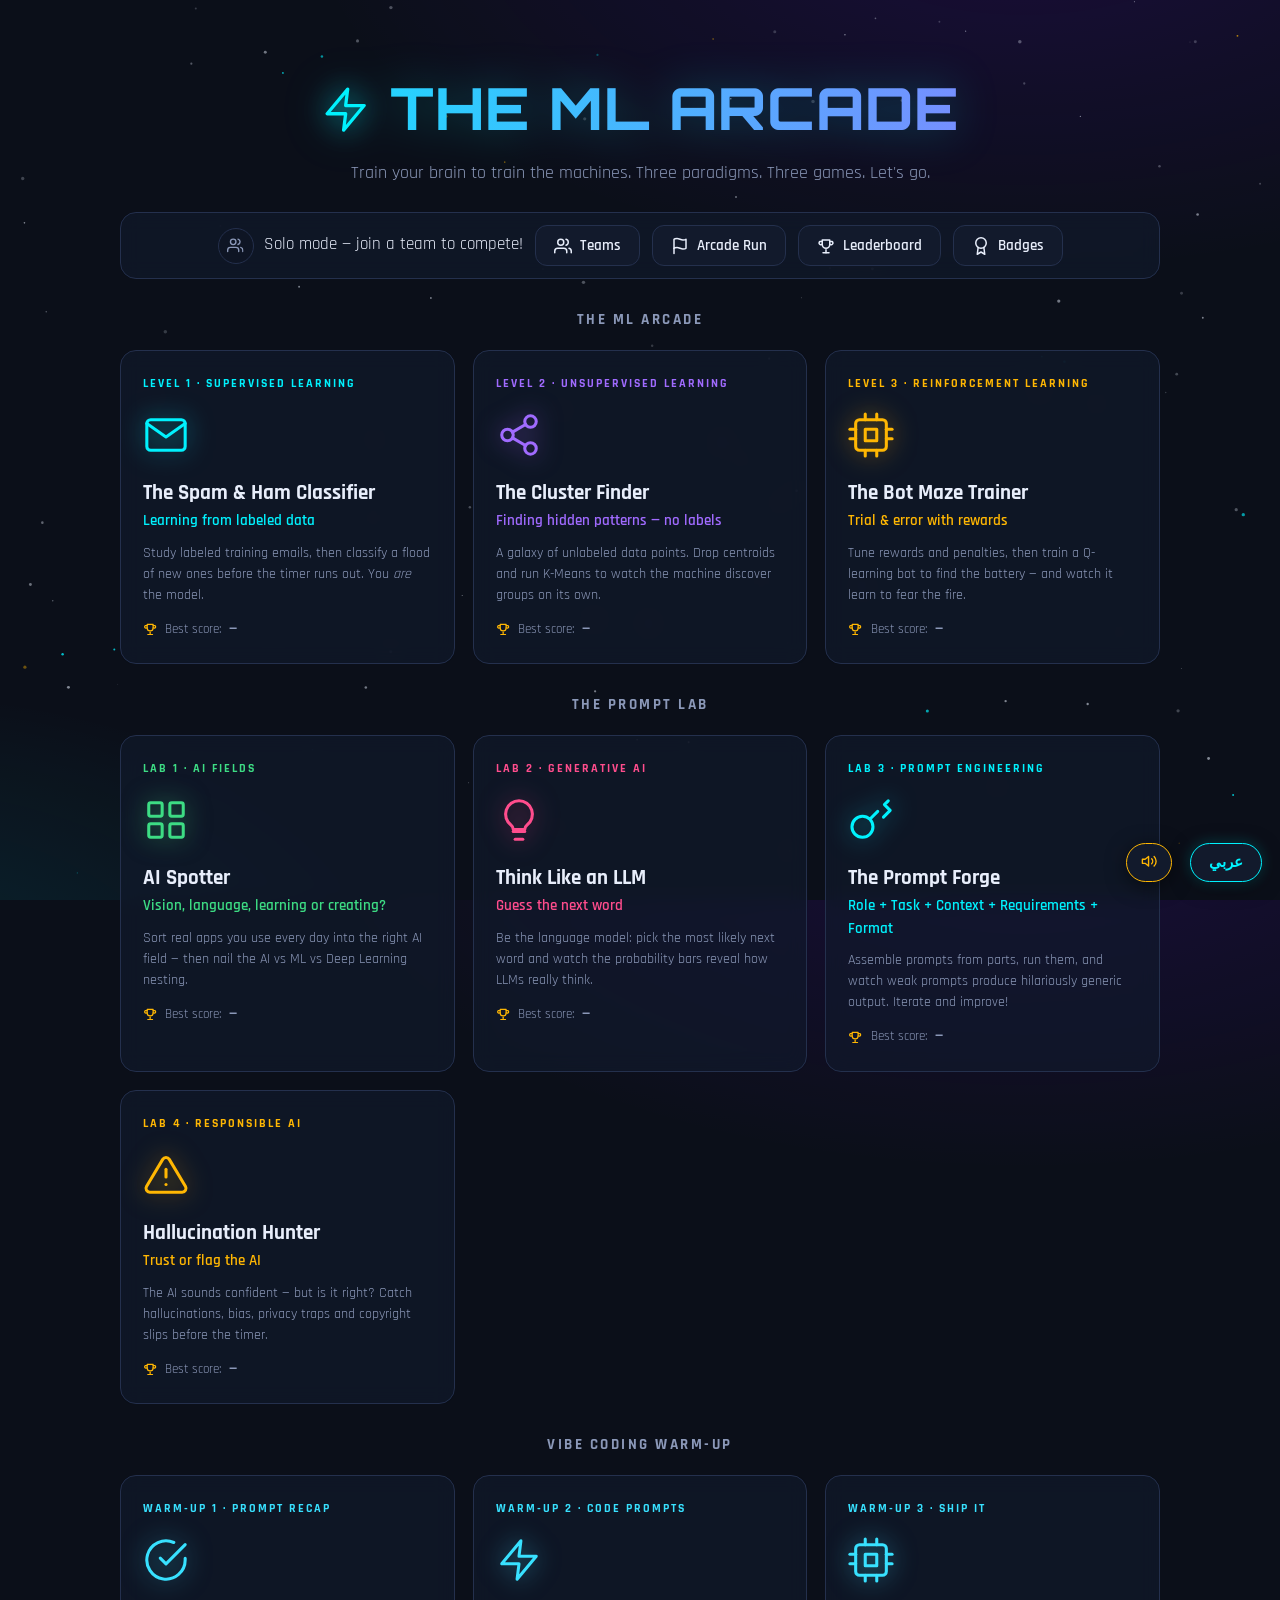
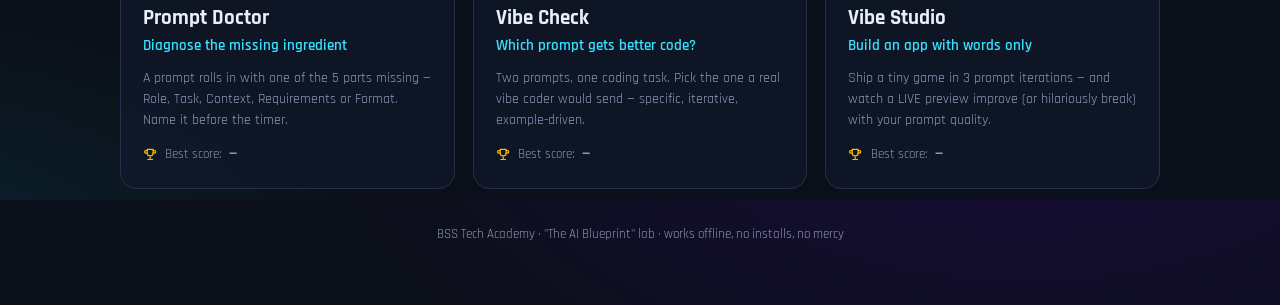
<file: index.html>
<!--
  THE ML ARCADE — multi-page edition.
  Host on GitHub Pages: upload ALL files (index.html, the level .html pages,
  and the assets/ folder) to the repo root, then Settings > Pages > main / root.
-->
<!DOCTYPE html>
<html lang="en" dir="ltr">
<head>
<meta charset="UTF-8" />
<meta name="viewport" content="width=device-width, initial-scale=1.0" />
<title>The ML Arcade — Learn AI by Playing</title>
<link rel="preconnect" href="https://fonts.googleapis.com">
<link rel="preconnect" href="https://fonts.gstatic.com" crossorigin>
<link href="https://fonts.googleapis.com/css2?family=Orbitron:wght@700;900&family=Rajdhani:wght@500;600;700&family=Cairo:wght@500;700;800&display=swap" rel="stylesheet">
<link rel="stylesheet" href="assets/core.css">
</head>
<body>
<div class="wrap">
  <section id="screen-dash" class="screen active">
    <div class="hero">
      <h1><svg class="ic"><use href="#i-zap"/></svg> THE ML ARCADE</h1>
      <p data-i18n="tagline">Train your brain to train the machines. Three paradigms. Three games. Let's go.</p>
    </div>
    <div class="team-bar" id="team-bar">
      <div class="who" id="team-bar-who"></div>
      <button class="btn teal" onclick="Team.open()"><svg class="ic"><use href="#i-users"/></svg> <span data-i18n="teamBtn">Teams</span></button>
      <button class="btn amber" id="btn-run" onclick="ArcadeRun.start()"><svg class="ic"><use href="#i-flag"/></svg> <span data-i18n="runBtn">Arcade Run</span></button>
      <button class="btn purple" onclick="Board.open()"><svg class="ic"><use href="#i-trophy"/></svg> <span data-i18n="boardBtn">Leaderboard</span></button>
      <button class="btn teal" onclick="Badges.open()"><svg class="ic"><use href="#i-award"/></svg> <span data-i18n="badgesBtn">Badges</span></button>
    </div>
    <p class="wing-title wing-ml" data-i18n="wingML">The ML Arcade</p>
    <div class="cards wing-ml">
      <div class="card teal" id="card-1" onclick="location.href='supervised.html'">
        <span class="done-badge"><svg class="ic"><use href="#i-check"/></svg> <span data-i18n="done">DONE</span></span>
        <div class="lvl" data-i18n="lvl1">Level 1 · Supervised Learning</div>
        <div class="icon"><svg class="ic"><use href="#i-mail"/></svg></div>
        <h3 data-i18n="card1Title">The Spam &amp; Ham Classifier</h3>
        <h4 data-i18n="card1Sub">Learning from labeled data</h4>
        <p data-i18n="card1Desc">Study labeled training emails, then classify a flood of new ones before the timer runs out. You <i>are</i> the model.</p>
        <div class="best"><svg class="ic" style="color:var(--amber)"><use href="#i-trophy"/></svg><span data-i18n="best">Best score:</span> <b id="best-1">—</b></div>
      </div>
      <div class="card purple" id="card-2" onclick="location.href='unsupervised.html'">
        <span class="done-badge"><svg class="ic"><use href="#i-check"/></svg> <span data-i18n="done">DONE</span></span>
        <div class="lvl" data-i18n="lvl2">Level 2 · Unsupervised Learning</div>
        <div class="icon"><svg class="ic"><use href="#i-nodes"/></svg></div>
        <h3 data-i18n="card2Title">The Cluster Finder</h3>
        <h4 data-i18n="card2Sub">Finding hidden patterns — no labels</h4>
        <p data-i18n="card2Desc">A galaxy of unlabeled data points. Drop centroids and run K-Means to watch the machine discover groups on its own.</p>
        <div class="best"><svg class="ic" style="color:var(--amber)"><use href="#i-trophy"/></svg><span data-i18n="best">Best score:</span> <b id="best-2">—</b></div>
      </div>
      <div class="card amber" id="card-3" onclick="location.href='reinforcement.html'">
        <span class="done-badge"><svg class="ic"><use href="#i-check"/></svg> <span data-i18n="done">DONE</span></span>
        <div class="lvl" data-i18n="lvl3">Level 3 · Reinforcement Learning</div>
        <div class="icon"><svg class="ic"><use href="#i-cpu"/></svg></div>
        <h3 data-i18n="card3Title">The Bot Maze Trainer</h3>
        <h4 data-i18n="card3Sub">Trial &amp; error with rewards</h4>
        <p data-i18n="card3Desc">Tune rewards and penalties, then train a Q-learning bot to find the battery — and watch it learn to fear the fire.</p>
        <div class="best"><svg class="ic" style="color:var(--amber)"><use href="#i-trophy"/></svg><span data-i18n="best">Best score:</span> <b id="best-3">—</b></div>
      </div>
    </div>

    <p class="wing-title wing-lab" data-i18n="wingLab">The Prompt Lab</p>
    <div class="cards wing-lab">
      <div class="card green" id="card-4" onclick="location.href='ai-spotter.html'">
        <span class="done-badge"><svg class="ic"><use href="#i-check"/></svg> <span data-i18n="done">DONE</span></span>
        <div class="lvl" data-i18n="lvl4">Lab 1 · AI Fields</div>
        <div class="icon"><svg class="ic"><use href="#i-grid"/></svg></div>
        <h3 data-i18n="card4Title">AI Spotter</h3>
        <h4 data-i18n="card4Sub">Vision, language, learning or creating?</h4>
        <p data-i18n="card4Desc">Sort real apps you use every day into the right AI field — then nail the AI vs ML vs Deep Learning nesting.</p>
        <div class="best"><svg class="ic" style="color:var(--amber)"><use href="#i-trophy"/></svg><span data-i18n="best">Best score:</span> <b id="best-4">—</b></div>
      </div>
      <div class="card pink" id="card-5" onclick="location.href='llm.html'">
        <span class="done-badge"><svg class="ic"><use href="#i-check"/></svg> <span data-i18n="done">DONE</span></span>
        <div class="lvl" data-i18n="lvl5">Lab 2 · Generative AI</div>
        <div class="icon"><svg class="ic"><use href="#i-bulb"/></svg></div>
        <h3 data-i18n="card5Title">Think Like an LLM</h3>
        <h4 data-i18n="card5Sub">Guess the next word</h4>
        <p data-i18n="card5Desc">Be the language model: pick the most likely next word and watch the probability bars reveal how LLMs really think.</p>
        <div class="best"><svg class="ic" style="color:var(--amber)"><use href="#i-trophy"/></svg><span data-i18n="best">Best score:</span> <b id="best-5">—</b></div>
      </div>
      <div class="card teal" id="card-6" onclick="location.href='prompt-forge.html'">
        <span class="done-badge"><svg class="ic"><use href="#i-check"/></svg> <span data-i18n="done">DONE</span></span>
        <div class="lvl" data-i18n="lvl6">Lab 3 · Prompt Engineering</div>
        <div class="icon"><svg class="ic"><use href="#i-key"/></svg></div>
        <h3 data-i18n="card6Title">The Prompt Forge</h3>
        <h4 data-i18n="card6Sub">Role + Task + Context + Requirements + Format</h4>
        <p data-i18n="card6Desc">Assemble prompts from parts, run them, and watch weak prompts produce hilariously generic output. Iterate and improve!</p>
        <div class="best"><svg class="ic" style="color:var(--amber)"><use href="#i-trophy"/></svg><span data-i18n="best">Best score:</span> <b id="best-6">—</b></div>
      </div>
      <div class="card amber" id="card-7" onclick="location.href='hallucination.html'">
        <span class="done-badge"><svg class="ic"><use href="#i-check"/></svg> <span data-i18n="done">DONE</span></span>
        <div class="lvl" data-i18n="lvl7">Lab 4 · Responsible AI</div>
        <div class="icon"><svg class="ic"><use href="#i-alert"/></svg></div>
        <h3 data-i18n="card7Title">Hallucination Hunter</h3>
        <h4 data-i18n="card7Sub">Trust or flag the AI</h4>
        <p data-i18n="card7Desc">The AI sounds confident — but is it right? Catch hallucinations, bias, privacy traps and copyright slips before the timer.</p>
        <div class="best"><svg class="ic" style="color:var(--amber)"><use href="#i-trophy"/></svg><span data-i18n="best">Best score:</span> <b id="best-7">—</b></div>
      </div>
    </div>

    <p class="wing-title wing-vibe" data-i18n="wingVibe">Vibe Coding Warm-Up</p>
    <div class="cards wing-vibe">
      <div class="card cyan" id="card-8" onclick="location.href='prompt-doctor.html'">
        <span class="done-badge"><svg class="ic"><use href="#i-check"/></svg> <span data-i18n="done">DONE</span></span>
        <div class="lvl" data-i18n="lvl8">Warm-Up 1 · Prompt Recap</div>
        <div class="icon"><svg class="ic"><use href="#i-checkc"/></svg></div>
        <h3 data-i18n="card8Title">Prompt Doctor</h3>
        <h4 data-i18n="card8Sub">Diagnose the missing ingredient</h4>
        <p data-i18n="card8Desc">A prompt rolls in with one of the 5 parts missing — Role, Task, Context, Requirements or Format. Name it before the timer.</p>
        <div class="best"><svg class="ic" style="color:var(--amber)"><use href="#i-trophy"/></svg><span data-i18n="best">Best score:</span> <b id="best-8">—</b></div>
      </div>
      <div class="card cyan" id="card-9" onclick="location.href='vibe-check.html'">
        <span class="done-badge"><svg class="ic"><use href="#i-check"/></svg> <span data-i18n="done">DONE</span></span>
        <div class="lvl" data-i18n="lvl9">Warm-Up 2 · Code Prompts</div>
        <div class="icon"><svg class="ic"><use href="#i-zap"/></svg></div>
        <h3 data-i18n="card9Title">Vibe Check</h3>
        <h4 data-i18n="card9Sub">Which prompt gets better code?</h4>
        <p data-i18n="card9Desc">Two prompts, one coding task. Pick the one a real vibe coder would send — specific, iterative, example-driven.</p>
        <div class="best"><svg class="ic" style="color:var(--amber)"><use href="#i-trophy"/></svg><span data-i18n="best">Best score:</span> <b id="best-9">—</b></div>
      </div>
      <div class="card cyan" id="card-10" onclick="location.href='vibe-studio.html'">
        <span class="done-badge"><svg class="ic"><use href="#i-check"/></svg> <span data-i18n="done">DONE</span></span>
        <div class="lvl" data-i18n="lvl10">Warm-Up 3 · Ship It</div>
        <div class="icon"><svg class="ic"><use href="#i-cpu"/></svg></div>
        <h3 data-i18n="card10Title">Vibe Studio</h3>
        <h4 data-i18n="card10Sub">Build an app with words only</h4>
        <p data-i18n="card10Desc">Ship a tiny game in 3 prompt iterations — and watch a LIVE preview improve (or hilariously break) with your prompt quality.</p>
        <div class="best"><svg class="ic" style="color:var(--amber)"><use href="#i-trophy"/></svg><span data-i18n="best">Best score:</span> <b id="best-10">—</b></div>
      </div>
    </div>

    <div class="career-card" id="career-panel" style="display:none">
      <svg class="ic" style="width:44px;height:44px;color:var(--amber)"><use href="#i-award"/></svg>
      <p class="muted" data-i18n="careerTitle" style="letter-spacing:2px;text-transform:uppercase;font-size:13px;font-weight:800">Your AI Career Card</p>
      <h3 id="career-name"></h3>
      <p class="muted" id="career-desc" style="max-width:520px;margin:6px auto 0"></p>
      <p class="muted" data-i18n="careerHint" style="font-size:12px;margin-top:10px">Based on your strongest games:</p>
    </div>
    <p class="footer-note" data-i18n="footer">BSS Tech Academy · "The AI Blueprint" lab · works offline, no installs, no mercy </p>
  </section>

  <section id="screen-team" class="screen">
    <div class="topbar">
      <button class="btn teal" onclick="App.show('screen-dash')" data-i18n="back">← Arcade</button>
      <h2><svg class="ic"><use href="#i-users"/></svg> <span data-i18n="teamTitle">Teams</span></h2>
      <span class="tag teal" data-i18n="teamTag">Multiplayer</span>
    </div>

    <div id="tv-setup" class="panel center" style="display:none">
      <div class="res-icon" style="color:var(--amber)"><svg class="ic"><use href="#i-alert"/></svg></div>
      <h3 data-i18n="setupTitle" style="margin:8px 0">Multiplayer backend not configured</h3>
      <div class="setup-note" data-i18n="setupBody">
        Teams need a (free) Firebase Realtime Database:<br>
        1. Go to <code>console.firebase.google.com</code> → Create project.<br>
        2. Build → Realtime Database → Create (test mode).<br>
        3. Copy the database URL (like <code>https://xxx-default-rtdb.firebaseio.com</code>).<br>
        4. Paste it into <code>BACKEND_URL</code> at the top of the script in <code>index.html</code> and push.
      </div>
      <button class="btn teal" onclick="App.show('screen-dash')" data-i18n="backArcade">Back to Arcade</button>
    </div>

    <!-- gate: not logged in -->
    <div id="tv-gate" class="panel center" style="display:none">
      <div class="res-icon" style="color:var(--teal)"><svg class="ic"><use href="#i-users"/></svg></div>
      <h3 data-i18n="gateTitle" style="margin:8px 0">Play as a team!</h3>
      <p class="muted" data-i18n="gateText" style="max-width:480px;margin:0 auto">Team Leaders create a team with a photo and approve who gets in. Members join with a username + 4-digit PIN.</p>
      <div class="gate-btns">
        <button class="btn teal primary big" onclick="Team.view('create')"><svg class="ic"><use href="#i-star"/></svg> <span data-i18n="gateCreate">Create a Team (Leader)</span></button>
        <button class="btn purple primary big" onclick="Team.view('join')"><svg class="ic"><use href="#i-userplus"/></svg> <span data-i18n="gateJoin">Join a Team</span></button>
        <button class="btn amber big" onclick="Team.view('join')"><svg class="ic"><use href="#i-login"/></svg> <span data-i18n="gateLogin">Log back in</span></button>
      </div>
      <p class="muted" style="margin-top:16px;font-size:13px"><svg class="ic" style="color:var(--amber)"><use href="#i-alert"/></svg> <span data-i18n="gatePinNote">Lab game — pick a PIN you don't use anywhere else.</span></p>
    </div>

    <!-- create team -->
    <div id="tv-create" class="panel" style="display:none">
      <h3 class="center" style="margin-bottom:14px"><svg class="ic" style="color:var(--teal)"><use href="#i-star"/></svg> <span data-i18n="createTitle">Create your team</span></h3>
      <div class="form-stack">
        <div class="field"><label data-i18n="fTeamName">Team name</label><input id="tc-name" maxlength="24" placeholder="The Overfitters"></div>
        <div class="field"><label data-i18n="fYourName">Your username (leader)</label><input id="tc-user" maxlength="16" placeholder="mina"></div>
        <div class="field"><label data-i18n="fPin">4-digit PIN</label><input id="tc-pin" inputmode="numeric" maxlength="4" placeholder="1234"></div>
        <div class="field"><label data-i18n="fPhoto">Team photo</label><input id="tc-photo" type="file" accept="image/*"></div>
        <div class="center"><img id="tc-preview" class="team-photo lg" style="display:none" alt=""></div>
        <div class="center muted" id="tc-err" style="min-height:20px;font-size:14px;color:var(--bad)"></div>
        <button class="btn teal primary big" id="tc-submit" onclick="Team.createTeam()"><svg class="ic"><use href="#i-send"/></svg> <span data-i18n="createBtn">Create Team</span></button>
        <button class="btn teal" onclick="Team.view('gate')" data-i18n="backBtn">← Back</button>
      </div>
    </div>

    <!-- join team -->
    <div id="tv-join" class="panel" style="display:none">
      <h3 class="center" style="margin-bottom:6px"><svg class="ic" style="color:var(--purple)"><use href="#i-userplus"/></svg> <span data-i18n="joinTitle">Join a team</span></h3>
      <p class="center muted" data-i18n="joinPick" style="font-size:14px">Pick your team:</p>
      <div class="team-list" id="tj-list"></div>
      <div class="form-stack" id="tj-form" style="display:none">
        <div class="center" id="tj-picked"></div>
        <div class="field"><label data-i18n="fYourName2">Your username</label><input id="tj-user" maxlength="16" placeholder="sara"></div>
        <div class="field"><label data-i18n="fPin">4-digit PIN</label><input id="tj-pin" inputmode="numeric" maxlength="4" placeholder="1234"></div>
        <div class="center muted" id="tj-err" style="min-height:20px;font-size:14px;color:var(--bad)"></div>
        <button class="btn purple primary big" onclick="Team.requestJoin()"><svg class="ic"><use href="#i-send"/></svg> <span data-i18n="joinBtn">Request to Join</span></button>
        <p class="center muted" style="font-size:13px" data-i18n="joinRelogin">Already approved before? Same username + PIN logs you back in.</p>
      </div>
      <div class="center" style="margin-top:10px"><button class="btn purple" onclick="Team.view('gate')" data-i18n="backBtn">← Back</button></div>
    </div>

    <!-- waiting for approval -->
    <div id="tv-wait" class="panel center" style="display:none">
      <div class="res-icon" style="color:var(--amber)"><svg class="ic"><use href="#i-clock"/></svg></div>
      <h3 data-i18n="waitTitle" style="margin:8px 0">Waiting for your Team Leader…</h3>
      <p class="muted" data-i18n="waitText">Ask your leader to open the Teams screen and approve you. This page checks automatically.</p>
      <div class="center" style="margin-top:14px"><button class="btn teal" onclick="Team.logout()"><svg class="ic"><use href="#i-x"/></svg> <span data-i18n="cancelBtn">Cancel</span></button></div>
    </div>

    <!-- team home / manage -->
    <div id="tv-home" style="display:none">
      <div class="panel">
        <div class="team-bar" style="margin:0 0 14px;border:none;padding:0">
          <img id="th-photo" class="team-photo lg" alt="">
          <div style="text-align:start">
            <div id="th-name" style="font-size:22px;font-weight:800"></div>
            <div class="muted" id="th-sub" style="font-size:14px"></div>
          </div>
        </div>
        <div id="th-pending-wrap" style="display:none">
          <h4 class="muted" style="margin:10px 0 8px"><svg class="ic"><use href="#i-clock"/></svg> <span data-i18n="pendingTitle">Waiting for approval</span></h4>
          <div id="th-pending" style="display:flex;flex-direction:column;gap:8px"></div>
        </div>
        <h4 class="muted" style="margin:16px 0 8px"><svg class="ic" style="color:var(--good)"><use href="#i-check"/></svg> <span data-i18n="rosterTitle">Team roster</span></h4>
        <div id="th-members" style="display:flex;flex-direction:column;gap:8px"></div>
        <div class="result-actions">
          <button class="btn teal primary" onclick="App.show('screen-dash')"><svg class="ic"><use href="#i-play"/></svg> <span data-i18n="playBtn">Go Play!</span></button>
          <button class="btn purple" onclick="Board.open()"><svg class="ic"><use href="#i-trophy"/></svg> <span data-i18n="boardBtn">Leaderboard</span></button>
          <button class="btn teal" onclick="Team.logout()"><svg class="ic"><use href="#i-logout"/></svg> <span data-i18n="logoutBtn">Log out</span></button>
        </div>
      </div>
    </div>
  </section>

  <section id="screen-board" class="screen">
    <div class="topbar">
      <button class="btn purple" onclick="App.show('screen-dash')" data-i18n="back">← Arcade</button>
      <h2><svg class="ic"><use href="#i-trophy"/></svg> <span data-i18n="boardTitle">Team Leaderboard</span></h2>
      <span class="tag purple" data-i18n="boardTag">Live</span>
    </div>
    <p class="center muted" data-i18n="boardSub" style="margin-bottom:16px">Team score = every member's best Level 1 + 2 + 3 + Arcade Run points, added up.</p>
    <div id="board-list"></div>
    <p class="center muted" id="board-empty" style="display:none" data-i18n="boardEmpty">No teams yet — be the first Team Leader! </p>
  </section>

  <section id="screen-badges" class="screen">
    <div class="topbar">
      <button class="btn amber" onclick="App.show('screen-dash')" data-i18n="back">← Arcade</button>
      <h2><svg class="ic"><use href="#i-award"/></svg> <span data-i18n="badgesTitle">Achievements</span></h2>
      <span class="tag amber" data-i18n="badgesTag">Bragging rights</span>
    </div>
    <div class="badge-grid" id="badge-grid"></div>
  </section>
</div>
<script src="assets/core.js"></script>
<script>
"use strict";
Core.boot();
App.show("screen-dash");
</script>
</body>
</html>
</file>
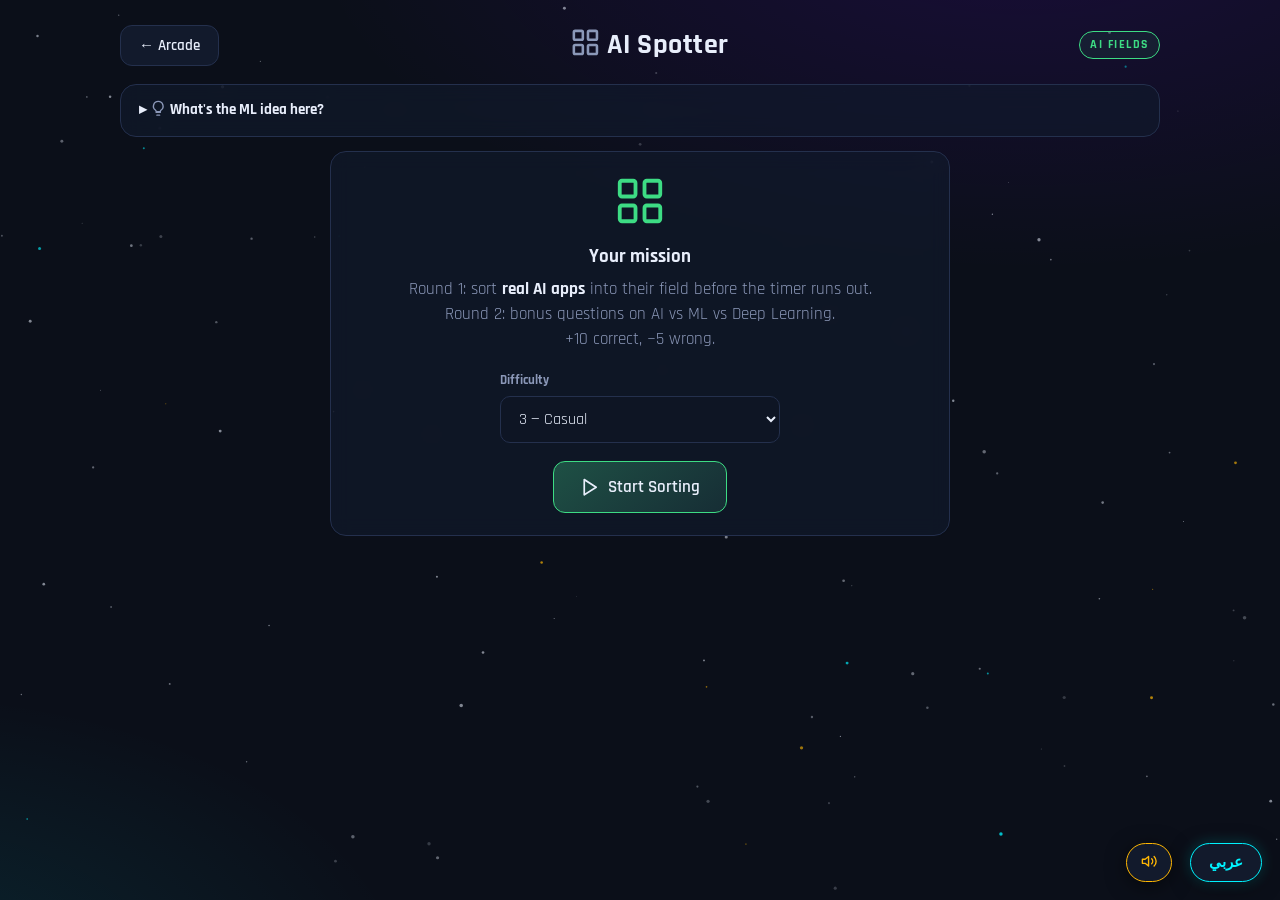
<file: ai-spotter.html>
<!DOCTYPE html>
<html lang="en" dir="ltr">
<head>
<meta charset="UTF-8" />
<meta name="viewport" content="width=device-width, initial-scale=1.0" />
<title>Lab 1 — AI Spotter</title>
<link rel="preconnect" href="https://fonts.googleapis.com">
<link rel="preconnect" href="https://fonts.gstatic.com" crossorigin>
<link href="https://fonts.googleapis.com/css2?family=Orbitron:wght@700;900&family=Rajdhani:wght@500;600;700&family=Cairo:wght@500;700;800&display=swap" rel="stylesheet">
<link rel="stylesheet" href="assets/core.css">
</head>
<body>
<div class="wrap">
  <section id="screen-l4" class="screen active">
    <div class="topbar">
      <button class="btn green" onclick="location.href='index.html'" data-i18n="back">← Arcade</button>
      <h2><svg class="ic"><use href="#i-grid"/></svg> <span data-i18n="card4Title">AI Spotter</span></h2>
      <span class="tag green" data-i18n="s4Tag">AI Fields</span>
    </div>

    <details class="explain">
      <summary><svg class="ic"><use href="#i-bulb"/></svg> <span data-i18n="explainTitle">What's the ML idea here?</span></summary>
      <p data-i18n="s4Explain"></p>
    </details>

    <div id="s4-intro" class="panel center email-stage">
      <div class="res-icon" style="color:var(--good)"><svg class="ic"><use href="#i-grid"/></svg></div>
      <h3 style="margin:10px 0 6px" data-i18n="s4Mission">Your mission</h3>
      <p class="muted" style="max-width:480px;margin:0 auto 18px" data-i18n="s4MissionText"></p>
      <div class="field" style="max-width:280px;margin:0 auto 18px">
        <label data-i18n="diffLabel">Difficulty</label>
        <select id="l4-diff" onchange="Difficulty.change(4, this.value)"></select>
      </div>
      <button class="btn green primary big" onclick="SpotterGame.start()"><svg class="ic"><use href="#i-play"/></svg> <span data-i18n="s4Start">Start Sorting</span></button>
    </div>

    <div id="s4-play" class="email-stage" style="display:none">
      <div class="hud" style="justify-content:center">
        <span class="chip"><span data-i18n="s4ChipItem">Item</span> <b id="s4-count">1/16</b></span>
        <span class="chip"><span data-i18n="l1ChipScore">Score</span> <b id="s4-score">0</b></span>
        <span class="chip"><span data-i18n="l1ChipStreak">Streak</span> <svg class="ic fill" style="color:var(--amber)"><use href="#i-flame"/></svg> <b id="s4-streak">0</b></span>
      </div>
      <div class="email-card" id="s4-card">
        <div class="from" id="s4-phase"></div>
        <div class="body" id="s4-body" style="font-size:19px"></div>
      </div>
      <div class="timer-track"><div class="timer-fill" id="s4-timer"></div></div>
      <div class="sort-grid" id="s4-btns"></div>
      <div class="feedback-line" id="s4-feedback"></div>
    </div>

    <div id="s4-results" class="panel center result-panel" style="display:none">
      <div class="res-icon" id="s4-res-icon"></div>
      <h3 id="s4-res-title"></h3>
      <p class="muted" data-i18n="s4AccLabel">Your field-spotting accuracy:</p>
      <div class="big-metric" style="color:var(--good);text-shadow:0 0 24px rgba(61,220,132,.4)" id="s4-res-acc">0%</div>
      <p class="muted" style="margin-top:4px"><span data-i18n="l1FinalScore">Final score:</span> <b id="s4-res-score" style="color:var(--text)">0</b></p>
      <div class="takeaway" style="border-color:var(--good)" data-i18n="s4Takeaway"></div>
      <div class="result-actions">
        <button class="btn green primary" onclick="SpotterGame.open()"><svg class="ic"><use href="#i-replay"/></svg> <span data-i18n="l1Again">Play Again</span></button>
        <button class="btn green" onclick="location.href='index.html'" data-i18n="backArcade">Back to Arcade</button>
      </div>
    </div>
  </section>
</div>
<script src="assets/core.js"></script>
<script>
"use strict";
Object.assign(I18N.en, {
  s4Tag: "AI Fields",
  s4Explain: `<b>AI is software, not magic</b> — it copies human skills one at a time: <b>Seeing</b> → Computer Vision, <b>Talking</b> → Natural Language Processing, <b>Learning</b> → Machine Learning, <b>Imagining</b> → Generative AI. You already use all four every day. Sort each real app into its field — then prove you know how AI ⊃ ML ⊃ Deep Learning nest inside each other.`,
  s4Mission: "Your mission",
  s4MissionText: `Round 1: sort <b style="color:var(--text)">real AI apps</b> into their field before the timer runs out.<br>Round 2: bonus questions on AI vs ML vs Deep Learning.<br>+10 correct, −5 wrong.`,
  s4Start: "Start Sorting", s4ChipItem: "Item",
  s4PhaseA: "Which AI field powers this?", s4PhaseB: "Bonus round — how does it all fit together?",
  s4fCV: "Computer Vision", s4fNLP: "Language (NLP)", s4fML: "Machine Learning", s4fGEN: "Generative AI",
  s4Correct: "Correct! +10", s4Wrong: "Nope — that was {field}! −5", s4TooSlow: "Too slow! It was {field}",
  s4AccLabel: "Your field-spotting accuracy:",
  s4TitleElite: "Field Marshal!", s4TitleGood: "Solid AI radar!", s4TitleNeeds: "The fields need more study…",
  s4Takeaway: `<b>Takeaway:</b> AI is an umbrella of skills — <b>Vision</b> sees, <b>NLP</b> understands language, <b>ML</b> learns patterns from data, and <b>Generative AI</b> creates new things. And remember the nesting: all Deep Learning is ML, and all ML is AI — never the other way around.`,
});
Object.assign(I18N.ar, {
  s4Tag: "مجالات الذكاء",
  s4Explain: `<b>الذكاء الاصطناعي برمجيات، لا سحر</b> — يقلّد مهارات الإنسان واحدة تلو الأخرى: <b>الرؤية</b> ← الرؤية الحاسوبية، <b>الكلام</b> ← معالجة اللغة الطبيعية، <b>التعلّم</b> ← تعلّم الآلة، <b>الخيال</b> ← الذكاء التوليدي. أنت تستخدم الأربعة يوميًا. صنّف كل تطبيق حقيقي في مجاله — ثم أثبت أنك تعرف كيف يتداخل AI ⊃ ML ⊃ التعلّم العميق.`,
  s4Mission: "مهمتك",
  s4MissionText: `الجولة 1: صنّف <b style="color:var(--text)">تطبيقات ذكاء اصطناعي حقيقية</b> في مجالها قبل انتهاء الوقت.<br>الجولة 2: أسئلة إضافية عن تداخل AI و ML والتعلّم العميق.<br>+10 للصحيح و −5 للخطأ.`,
  s4Start: "ابدأ التصنيف", s4ChipItem: "عنصر",
  s4PhaseA: "أي مجال ذكاء اصطناعي يشغّل هذا؟", s4PhaseB: "جولة إضافية — كيف تتداخل المفاهيم؟",
  s4fCV: "رؤية حاسوبية", s4fNLP: "لغة (NLP)", s4fML: "تعلّم آلة", s4fGEN: "ذكاء توليدي",
  s4Correct: "صحيح! +10", s4Wrong: "لا — كان {field}! −5", s4TooSlow: "متأخر! كان {field}",
  s4AccLabel: "دقتك في تمييز المجالات:",
  s4TitleElite: "خبير المجالات!", s4TitleGood: "رادار ذكاء ممتاز!", s4TitleNeeds: "المجالات تحتاج مذاكرة أكثر…",
  s4Takeaway: `<b>الخلاصة:</b> الذكاء الاصطناعي مظلة مهارات — <b>الرؤية</b> ترى، و<b>NLP</b> تفهم اللغة، و<b>تعلّم الآلة</b> يتعلم الأنماط من البيانات، و<b>الذكاء التوليدي</b> يبتكر أشياء جديدة. وتذكّر التداخل: كل تعلّم عميق هو تعلّم آلة، وكل تعلّم آلة هو ذكاء اصطناعي — وليس العكس أبدًا.`,
});

const SpotterGame = {
  FIELDS: ["cv", "nlp", "ml", "gen"],
  FIELD_ICON: { cv: "search", nlp: "mail", ml: "nodes", gen: "zap" },
  ITEMS: [
    { f: "cv", en: "Face ID unlocks your phone by recognizing you", ar: "بصمة الوجه تفتح هاتفك بالتعرف عليك" },
    { f: "cv", en: "A self-driving car spots pedestrians on the road", ar: "سيارة ذاتية القيادة ترصد المشاة في الطريق" },
    { f: "cv", en: "An X-ray scanner flags a possible fracture", ar: "جهاز أشعة يكتشف كسرًا محتملًا في الصورة" },
    { f: "cv", en: "Your photo app groups pictures of the same person", ar: "تطبيق الصور يجمع صور نفس الشخص معًا" },
    { f: "nlp", en: "A voice assistant understands \"set an alarm for 7\"", ar: "المساعد الصوتي يفهم «اضبط منبّهًا على السابعة»" },
    { f: "nlp", en: "An app translates a message from Arabic to English", ar: "تطبيق يترجم رسالة من العربية إلى الإنجليزية" },
    { f: "nlp", en: "A support chatbot understands your complaint", ar: "روبوت دعم يفهم شكواك المكتوبة" },
    { f: "nlp", en: "Your keyboard autocorrects a misspelled word", ar: "لوحة المفاتيح تصحح كلمة كتبتها خطأ" },
    { f: "ml", en: "Netflix recommends your next show from watch history", ar: "نتفليكس ترشح مسلسلك التالي من سجل مشاهدتك" },
    { f: "ml", en: "Spotify builds your weekly playlist from your taste", ar: "سبوتيفاي يبني قائمة أسبوعية من ذوقك الموسيقي" },
    { f: "ml", en: "A bank flags an unusual card payment as fraud", ar: "بنك يرصد عملية دفع غير معتادة كاحتيال" },
    { f: "ml", en: "A website estimates a house price from its features", ar: "موقع يقدّر سعر منزل من مواصفاته" },
    { f: "gen", en: "DALL·E paints a brand-new image from your text", ar: "DALL·E يرسم صورة جديدة كليًا من نصّك" },
    { f: "gen", en: "Suno composes an original song for your event", ar: "Suno يؤلف أغنية أصلية لحفلتك" },
    { f: "gen", en: "Copilot writes fresh code from a comment", ar: "Copilot يكتب كودًا جديدًا من تعليق تكتبه" },
    { f: "gen", en: "An AI creates a 10-second video from a description", ar: "ذكاء اصطناعي يولّد فيديو 10 ثوانٍ من وصف" },
  ],
  BONUS: [
    { en: "Which circle is the BIGGEST in the nesting?", ar: "أي دائرة هي الأكبر في التداخل؟",
      opts: [{ en: "Artificial Intelligence", ar: "الذكاء الاصطناعي", ok: true }, { en: "Machine Learning", ar: "تعلّم الآلة" }, { en: "Deep Learning", ar: "التعلّم العميق" }] },
    { en: "Deep Learning is a special kind of ___", ar: "التعلّم العميق نوع خاص من ___",
      opts: [{ en: "Machine Learning", ar: "تعلّم الآلة", ok: true }, { en: "Traditional Programming", ar: "البرمجة التقليدية" }, { en: "Computer Vision", ar: "الرؤية الحاسوبية" }] },
    { en: "A person writes every rule by hand. Which approach is that?", ar: "شخص يكتب كل قاعدة بيده. أي أسلوب هذا؟",
      opts: [{ en: "Traditional Programming", ar: "البرمجة التقليدية", ok: true }, { en: "Machine Learning", ar: "تعلّم الآلة" }] },
    { en: "Data + Answers go in, and the computer finds the rules itself. Which approach?", ar: "تدخل البيانات + الإجابات، والحاسوب يكتشف القواعد بنفسه. أي أسلوب؟",
      opts: [{ en: "Machine Learning", ar: "تعلّم الآلة", ok: true }, { en: "Traditional Programming", ar: "البرمجة التقليدية" }] },
  ],

  queue: [], bonusQueue: [], idx: 0, phase: "a", score: 0, streak: 0, correct: 0, total: 0,
  answered: false, timerInt: null, deadline: 0, curTime: 12000, counting: false,

  open() {
    this.stopTimers();
    $("s4-play").style.display = $("s4-results").style.display = "none";
    $("s4-intro").style.display = "block";
  },
  stopTimers() { clearInterval(this.timerInt); this.timerInt = null; },

  start() {
    if (this.counting) return;
    const d = Difficulty.get(4);
    this.curTime = clamp(15000 - d * 1100, 4000, 14000);
    const count = d <= 2 ? 10 : d <= 4 ? 12 : d <= 7 ? 14 : 16;
    this.queue = shuffle(this.ITEMS).slice(0, count);
    this.bonusQueue = shuffle(this.BONUS);
    this.total = this.queue.length + this.bonusQueue.length;
    this.idx = 0; this.phase = "a"; this.score = 0; this.streak = 0; this.correct = 0;
    $("s4-intro").style.display = "none";
    $("s4-play").style.display = "block";
    $("s4-score").textContent = "0"; $("s4-streak").textContent = "0";
    this.counting = true;
    countdown(() => { this.counting = false; this.next(); });
  },

  next() {
    const done = this.phase === "a" ? this.idx >= this.queue.length : this.idx >= this.bonusQueue.length;
    if (done) {
      if (this.phase === "a") { this.phase = "b"; this.idx = 0; return this.next(); }
      return this.finish();
    }
    this.answered = false;
    const n = (this.phase === "a" ? this.idx : this.queue.length + this.idx) + 1;
    $("s4-count").textContent = `${n}/${this.total}`;
    $("s4-phase").textContent = t(this.phase === "a" ? "s4PhaseA" : "s4PhaseB");
    $("s4-feedback").textContent = ""; $("s4-feedback").className = "feedback-line";
    const card = $("s4-card");
    card.className = "email-card";
    card.style.animation = "none"; void card.offsetWidth; card.style.animation = "";

    const btns = $("s4-btns");
    if (this.phase === "a") {
      const item = this.queue[this.idx];
      $("s4-body").textContent = item[LANG] || item.en;
      btns.innerHTML = this.FIELDS.map(f =>
        `<button class="btn green" onclick="SpotterGame.answer('${f}')">${icon(this.FIELD_ICON[f])} ${t("s4f" + f.toUpperCase())}</button>`).join("");
    } else {
      const q = this.bonusQueue[this.idx];
      $("s4-body").textContent = q[LANG] || q.en;
      const opts = shuffle(q.opts.map((o, i) => i));
      btns.innerHTML = opts.map(i =>
        `<button class="btn green" onclick="SpotterGame.answerBonus(${i})">${esc(q.opts[i][LANG] || q.opts[i].en)}</button>`).join("");
    }
    this.startTimer(this.phase === "a" ? this.curTime : this.curTime * 1.5);
  },
  startTimer(ms) {
    this.deadline = performance.now() + ms;
    const bar = $("s4-timer");
    bar.classList.remove("warn", "danger");
    clearInterval(this.timerInt);
    this.timerInt = setInterval(() => {
      const left = this.deadline - performance.now();
      const pct = left / ms;
      bar.style.width = clamp(pct * 100, 0, 100) + "%";
      bar.classList.toggle("warn", pct < .5 && pct >= .25);
      bar.classList.toggle("danger", pct < .25);
      if (left <= 0) this.timeout();
    }, 50);
  },
  grade(ok, truthLabel) {
    if (this.answered) return;
    this.answered = true;
    clearInterval(this.timerInt);
    const fb = $("s4-feedback");
    if (ok) {
      this.correct++; this.streak++; this.score += 10;
      fb.textContent = t("s4Correct"); fb.classList.add("good");
      $("s4-card").classList.add("flash-good");
      Sound.good(); scorePop("+10", "var(--good)", $("s4-card"));
    } else {
      this.streak = 0; this.score -= 5;
      fb.textContent = t("s4Wrong", { field: truthLabel }); fb.classList.add("bad");
      $("s4-card").classList.add("flash-bad");
      Sound.bad(); shake(); scorePop("−5", "var(--bad)", $("s4-card"));
    }
    $("s4-score").textContent = this.score;
    $("s4-streak").textContent = this.streak;
    this.idx++;
    setTimeout(() => this.next(), 1000);
  },
  answer(f) {
    const item = this.queue[this.idx];
    this.grade(f === item.f, t("s4f" + item.f.toUpperCase()));
  },
  answerBonus(i) {
    const q = this.bonusQueue[this.idx];
    const truth = q.opts.find(o => o.ok);
    this.grade(!!q.opts[i].ok, truth[LANG] || truth.en);
  },
  timeout() {
    if (this.answered) return;
    this.answered = true;
    clearInterval(this.timerInt);
    let truth;
    if (this.phase === "a") truth = t("s4f" + this.queue[this.idx].f.toUpperCase());
    else { const o = this.bonusQueue[this.idx].opts.find(o => o.ok); truth = o[LANG] || o.en; }
    this.streak = 0; $("s4-streak").textContent = "0";
    const fb = $("s4-feedback");
    fb.textContent = t("s4TooSlow", { field: truth }); fb.classList.add("bad");
    $("s4-card").classList.add("flash-bad");
    Sound.bad(); shake();
    this.idx++;
    setTimeout(() => this.next(), 1000);
  },
  finish() {
    this.stopTimers();
    $("s4-play").style.display = "none";
    $("s4-results").style.display = "block";
    const acc = Math.round(this.correct / this.total * 100);
    countUp($("s4-res-acc"), acc, v => v + "%");
    $("s4-res-score").textContent = this.score;
    const passed = acc >= 70;
    resIcon($("s4-res-icon"), acc === 100 ? "trophy" : passed ? "checkc" : "flask", acc === 100 ? "amber" : passed ? "good" : "muted");
    $("s4-res-title").textContent = acc === 100 ? t("s4TitleElite") : passed ? t("s4TitleGood") : t("s4TitleNeeds");
    if (passed) Sound.win();
    if (acc === 100) Badges.award("spotterAce");
    App.complete(4, Difficulty.applyBonus(4, this.score), passed);
  },
};

Core.boot();
SpotterGame.open();
</script>
</body>
</html>
</file>
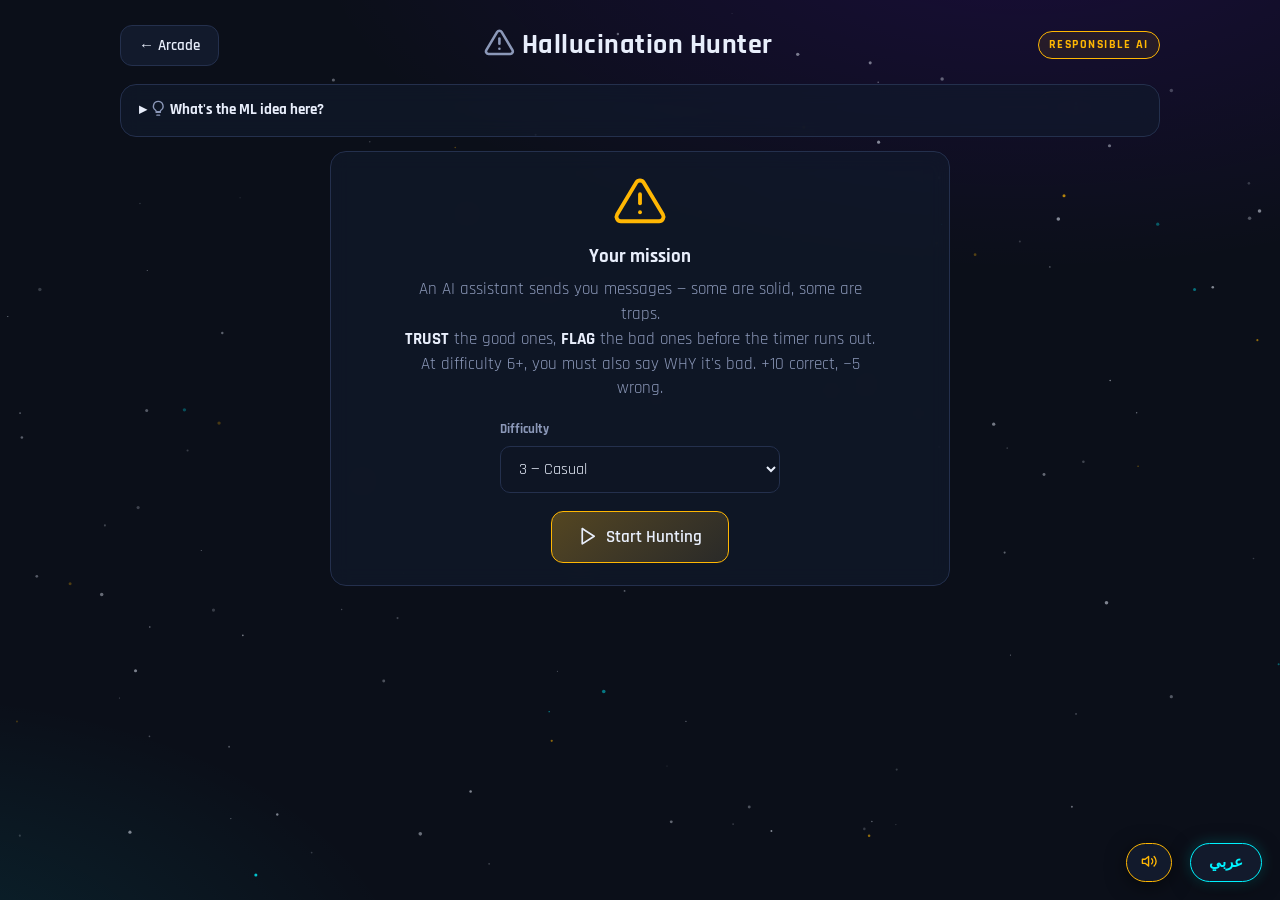
<file: hallucination.html>
<!DOCTYPE html>
<html lang="en" dir="ltr">
<head>
<meta charset="UTF-8" />
<meta name="viewport" content="width=device-width, initial-scale=1.0" />
<title>Lab 4 — Hallucination Hunter</title>
<link rel="preconnect" href="https://fonts.googleapis.com">
<link rel="preconnect" href="https://fonts.gstatic.com" crossorigin>
<link href="https://fonts.googleapis.com/css2?family=Orbitron:wght@700;900&family=Rajdhani:wght@500;600;700&family=Cairo:wght@500;700;800&display=swap" rel="stylesheet">
<link rel="stylesheet" href="assets/core.css">
</head>
<body>
<div class="wrap">
  <section id="screen-l7" class="screen active">
    <div class="topbar">
      <button class="btn amber" onclick="location.href='index.html'" data-i18n="back">← Arcade</button>
      <h2><svg class="ic"><use href="#i-alert"/></svg> <span data-i18n="card7Title">Hallucination Hunter</span></h2>
      <span class="tag amber" data-i18n="s7Tag">Responsible AI</span>
    </div>

    <details class="explain">
      <summary><svg class="ic"><use href="#i-bulb"/></svg> <span data-i18n="explainTitle">What's the ML idea here?</span></summary>
      <p data-i18n="s7Explain"></p>
    </details>

    <div id="s7-intro" class="panel center email-stage">
      <div class="res-icon" style="color:var(--amber)"><svg class="ic"><use href="#i-alert"/></svg></div>
      <h3 style="margin:10px 0 6px" data-i18n="s7Mission">Your mission</h3>
      <p class="muted" style="max-width:480px;margin:0 auto 18px" data-i18n="s7MissionText"></p>
      <div class="field" style="max-width:280px;margin:0 auto 18px">
        <label data-i18n="diffLabel">Difficulty</label>
        <select id="l7-diff" onchange="Difficulty.change(7, this.value)"></select>
      </div>
      <button class="btn amber primary big" onclick="HunterGame.start()"><svg class="ic"><use href="#i-play"/></svg> <span data-i18n="s7Start">Start Hunting</span></button>
    </div>

    <div id="s7-play" class="email-stage" style="display:none">
      <div class="hud" style="justify-content:center">
        <span class="chip"><span data-i18n="s7ChipMsg">Message</span> <b id="s7-count">1/14</b></span>
        <span class="chip"><span data-i18n="l1ChipScore">Score</span> <b id="s7-score">0</b></span>
        <span class="chip"><span data-i18n="l1ChipStreak">Streak</span> <svg class="ic fill" style="color:var(--amber)"><use href="#i-flame"/></svg> <b id="s7-streak">0</b></span>
      </div>
      <div class="chat-bubble" id="s7-card">
        <div class="ai-tag"><svg class="ic"><use href="#i-cpu"/></svg> <span data-i18n="s7AiSays">AI ASSISTANT SAYS:</span></div>
        <div id="s7-body"></div>
      </div>
      <div class="timer-track"><div class="timer-fill" id="s7-timer"></div></div>
      <div class="sort-btns" id="s7-main-btns">
        <button class="btn good big" id="s7-btn-trust" onclick="HunterGame.answer(false)"><svg class="ic"><use href="#i-check"/></svg> <span data-i18n="s7Trust">TRUST</span></button>
        <button class="btn danger big" id="s7-btn-flag" onclick="HunterGame.answer(true)"><svg class="ic"><use href="#i-flag"/></svg> <span data-i18n="s7Flag">FLAG</span></button>
      </div>
      <div class="why-btns" id="s7-why" style="display:none"></div>
      <div class="feedback-line" id="s7-feedback"></div>
    </div>

    <div id="s7-results" class="panel center result-panel" style="display:none">
      <div class="res-icon" id="s7-res-icon"></div>
      <h3 id="s7-res-title"></h3>
      <p class="muted" data-i18n="s7AccLabel">Your fact-checking accuracy:</p>
      <div class="big-metric" style="color:var(--amber);text-shadow:0 0 24px rgba(255,183,3,.4)" id="s7-res-acc">0%</div>
      <p class="muted" style="margin-top:4px"><span data-i18n="l1FinalScore">Final score:</span> <b id="s7-res-score" style="color:var(--text)">0</b></p>
      <p class="muted" id="s7-res-note" style="font-size:14px"></p>
      <div class="takeaway" style="border-color:var(--amber)" data-i18n="s7Takeaway"></div>
      <div class="result-actions">
        <button class="btn amber primary" onclick="HunterGame.open()"><svg class="ic"><use href="#i-replay"/></svg> <span data-i18n="l1Again">Play Again</span></button>
        <button class="btn amber" onclick="location.href='index.html'" data-i18n="backArcade">Back to Arcade</button>
      </div>
    </div>
  </section>
</div>
<script src="assets/core.js"></script>
<script>
"use strict";
Object.assign(I18N.en, {
  s7Tag: "Responsible AI",
  s7Explain: `AI is powerful, but <b>not perfect</b> — and it always <i>sounds</i> confident. Know the four traps: <b>Hallucinations</b> (made-up facts and citations), <b>Bias</b> (unfair patterns copied from training data), <b>Privacy</b> (never share personal data), and <b>Copyright &amp; Recency</b> (it may repeat protected work or not know recent events). The golden rule: <b>always double-check AI's work</b>. You're in charge — AI is just a tool.`,
  s7Mission: "Your mission",
  s7MissionText: `An AI assistant sends you messages — some are solid, some are traps.<br><b style="color:var(--text)">TRUST</b> the good ones, <b style="color:var(--text)">FLAG</b> the bad ones before the timer runs out.<br>At difficulty 6+, you must also say WHY it's bad. +10 correct, −5 wrong.`,
  s7Start: "Start Hunting", s7ChipMsg: "Message", s7AiSays: "AI ASSISTANT SAYS:",
  s7Trust: "TRUST", s7Flag: "FLAG",
  s7WhyTitle: "Why is it bad?",
  s7wHallu: "Hallucination", s7wBias: "Bias", s7wPrivacy: "Privacy", s7wCopy: "Copyright / Recency",
  s7Correct: "Correct! +10", s7HalfCorrect: "Flagged right — but the reason was {why}. +5",
  s7WrongTrust: "You trusted a trap! It was {why}. −5",
  s7WrongFlag: "That one was actually true! −5",
  s7TooSlow: "Too slow — you let it through!",
  s7AccLabel: "Your fact-checking accuracy:",
  s7TitleElite: "Certified Fact Checker!", s7TitleGood: "Sharp skeptic!", s7TitleNeeds: "The AI fooled you…",
  s7NotePerfect: "You caught every trap and trusted every truth. The golden rule is strong in you.",
  s7Note: "Traps caught: {caught}/{traps} — truths trusted: {trusted}/{truths}.",
  s7Takeaway: `<b>Takeaway:</b> The golden rule of AI — <b>always check its work</b>. It optimizes for "sounds right", not "is right". Never share private data, question confident claims, and remember: humans and AI work best together, with YOU in charge.`,
});
Object.assign(I18N.ar, {
  s7Tag: "استخدام مسؤول",
  s7Explain: `الذكاء الاصطناعي قوي لكنه <b>ليس معصومًا</b> — ودائمًا <i>يبدو</i> واثقًا. اعرف الأفخاخ الأربعة: <b>الهلوسات</b> (حقائق ومراجع مختلقة)، <b>التحيّز</b> (أنماط ظالمة منسوخة من بيانات التدريب)، <b>الخصوصية</b> (لا تشارك بياناتك الشخصية أبدًا)، و<b>حقوق النشر والحداثة</b> (قد يكرر أعمالًا محمية أو يجهل الأحداث الحديثة). القاعدة الذهبية: <b>راجع عمل الذكاء الاصطناعي دائمًا</b>. أنت المسؤول — الذكاء مجرد أداة.`,
  s7Mission: "مهمتك",
  s7MissionText: `مساعد ذكاء اصطناعي يرسل لك رسائل — بعضها سليم وبعضها أفخاخ.<br><b style="color:var(--text)">صدّق</b> الجيدة و<b style="color:var(--text)">بلّغ</b> عن السيئة قبل انتهاء الوقت.<br>من الصعوبة 6+، عليك تحديد سبب الخطأ أيضًا. +10 للصحيح و −5 للخطأ.`,
  s7Start: "ابدأ الصيد", s7ChipMsg: "رسالة", s7AiSays: "المساعد الذكي يقول:",
  s7Trust: "صدّق", s7Flag: "بلّغ",
  s7WhyTitle: "لماذا هي سيئة؟",
  s7wHallu: "هلوسة", s7wBias: "تحيّز", s7wPrivacy: "خصوصية", s7wCopy: "حقوق نشر / حداثة",
  s7Correct: "صحيح! +10", s7HalfCorrect: "أصبت بالتبليغ — لكن السبب كان {why}. +5",
  s7WrongTrust: "صدّقت فخًا! كان {why}. −5",
  s7WrongFlag: "تلك كانت صحيحة فعلًا! −5",
  s7TooSlow: "متأخر — تركتها تمر!",
  s7AccLabel: "دقتك في تدقيق الحقائق:",
  s7TitleElite: "مدقق حقائق معتمد!", s7TitleGood: "متشكك حاد الذكاء!", s7TitleNeeds: "الذكاء الاصطناعي خدعك…",
  s7NotePerfect: "اصطدت كل فخ وصدّقت كل حقيقة. القاعدة الذهبية قوية فيك.",
  s7Note: "أفخاخ مصطادة: {caught}/{traps} — حقائق مُصدّقة: {trusted}/{truths}.",
  s7Takeaway: `<b>الخلاصة:</b> القاعدة الذهبية للذكاء الاصطناعي — <b>راجع عمله دائمًا</b>. فهو يحسّن «ما يبدو صحيحًا» لا «ما هو صحيح». لا تشارك بيانات خاصة، وشكك في الادعاءات الواثقة، وتذكّر: البشر والذكاء يعملان معًا بشكل أفضل — وأنت المسؤول.`,
});

const HunterGame = {
  WHY: ["hallu", "bias", "privacy", "copy"],
  WHY_KEY: { hallu: "s7wHallu", bias: "s7wBias", privacy: "s7wPrivacy", copy: "s7wCopy" },
  ITEMS: [
    { bad: null, en: "Water boils at 100°C at sea level.", ar: "الماء يغلي عند 100 درجة مئوية عند مستوى سطح البحر." },
    { bad: null, en: "Paris is the capital of France.", ar: "باريس هي عاصمة فرنسا." },
    { bad: null, en: "In Python, sorted(my_list) returns a new sorted list.", ar: "في بايثون، sorted(my_list) تعيد قائمة جديدة مرتبة." },
    { bad: null, en: "The sun rises in the east and sets in the west.", ar: "الشمس تشرق من الشرق وتغرب في الغرب." },
    { bad: null, en: "8 × 7 = 56.", ar: "8 × 7 = 56." },
    { bad: null, en: "Cairo is the capital of Egypt.", ar: "القاهرة هي عاصمة مصر." },
    { bad: "hallu", en: "The Eiffel Tower was built in 1789 by Napoleon himself as a birthday gift.", ar: "برج إيفل بناه نابليون بنفسه عام 1789 كهدية عيد ميلاد." },
    { bad: "hallu", en: "According to a famous 2023 Harvard study, humans use only 10% of their brains.", ar: "وفقًا لدراسة شهيرة من هارفارد عام 2023، يستخدم البشر 10% فقط من أدمغتهم." },
    { bad: "hallu", en: "The Great Wall of China is easily visible from the Moon with the naked eye.", ar: "سور الصين العظيم يُرى بسهولة من القمر بالعين المجردة." },
    { bad: "bias", en: "Boys are naturally better at math than girls — it's just science.", ar: "الأولاد أفضل في الرياضيات من البنات بطبيعتهم — هذا علم بحت." },
    { bad: "bias", en: "People from that neighborhood are all lazy; the data clearly proves it.", ar: "سكان ذلك الحي كلهم كسالى؛ البيانات تثبت ذلك بوضوح." },
    { bad: "privacy", en: "Just paste your national ID number and password here — I'll fill in the form for you!", ar: "الصق رقم بطاقتك الشخصية وكلمة المرور هنا — سأملأ لك الاستمارة!" },
    { bad: "privacy", en: "Share your home address and I'll show you which friends live nearby.", ar: "شارك عنوان منزلك وسأريك أي الأصدقاء يسكنون بالقرب منك." },
    { bad: "copy", en: "Here are the full lyrics of that new hit song — paste them right into your school magazine!", ar: "إليك كلمات تلك الأغنية الجديدة كاملة — الصقها مباشرة في مجلة مدرستك!" },
    { bad: "copy", en: "Sure! Yesterday's winning lottery numbers are 4, 8, 15, 16 and 23.", ar: "بالتأكيد! أرقام اليانصيب الرابحة أمس هي 4 و8 و15 و16 و23." },
  ],

  queue: [], idx: 0, score: 0, streak: 0, correct: 0,
  caught: 0, traps: 0, trusted: 0, truths: 0,
  answered: false, timerInt: null, curTime: 12000, askWhy: false, counting: false, pendingItem: null,

  open() {
    this.stopTimers();
    $("s7-play").style.display = $("s7-results").style.display = "none";
    $("s7-intro").style.display = "block";
  },
  stopTimers() { clearInterval(this.timerInt); this.timerInt = null; },

  start() {
    if (this.counting) return;
    const d = Difficulty.get(7);
    this.curTime = clamp(14000 - d * 900, 4500, 13000);
    this.askWhy = d >= 6;
    const count = d <= 2 ? 10 : d <= 5 ? 12 : 15;
    const goods = shuffle(this.ITEMS.filter(i => !i.bad));
    const bads = shuffle(this.ITEMS.filter(i => i.bad));
    const nBad = Math.round(count * 0.55);
    this.queue = shuffle(bads.slice(0, nBad).concat(goods.slice(0, count - nBad)));
    this.traps = this.queue.filter(i => i.bad).length;
    this.truths = this.queue.length - this.traps;
    this.idx = 0; this.score = 0; this.streak = 0; this.correct = 0; this.caught = 0; this.trusted = 0;
    $("s7-intro").style.display = "none";
    $("s7-play").style.display = "block";
    $("s7-score").textContent = "0"; $("s7-streak").textContent = "0";
    this.counting = true;
    countdown(() => { this.counting = false; this.next(); });
  },
  next() {
    if (this.idx >= this.queue.length) return this.finish();
    this.answered = false;
    this.pendingItem = null;
    const item = this.queue[this.idx];
    $("s7-count").textContent = `${this.idx + 1}/${this.queue.length}`;
    $("s7-body").textContent = item[LANG] || item.en;
    $("s7-feedback").textContent = ""; $("s7-feedback").className = "feedback-line";
    $("s7-why").style.display = "none";
    $("s7-main-btns").style.display = "flex";
    const card = $("s7-card");
    card.classList.remove("flash-good", "flash-bad");
    card.style.animation = "none"; void card.offsetWidth; card.style.animation = "slideIn .3s ease";
    const bar = $("s7-timer");
    bar.classList.remove("warn", "danger");
    const deadline = performance.now() + this.curTime;
    clearInterval(this.timerInt);
    this.timerInt = setInterval(() => {
      const left = deadline - performance.now();
      const pct = left / this.curTime;
      bar.style.width = clamp(pct * 100, 0, 100) + "%";
      bar.classList.toggle("warn", pct < .5 && pct >= .25);
      bar.classList.toggle("danger", pct < .25);
      if (left <= 0) this.timeout();
    }, 50);
  },
  answer(flagged) {
    if (this.answered) return;
    const item = this.queue[this.idx];
    if (flagged && item.bad && this.askWhy) {
      /* correct flag, but must name the trap */
      this.answered = true;
      clearInterval(this.timerInt);
      this.pendingItem = item;
      $("s7-main-btns").style.display = "none";
      const why = $("s7-why");
      why.style.display = "flex";
      why.innerHTML = `<span class="muted" style="align-self:center;font-weight:700">${t("s7WhyTitle")}</span>` +
        this.WHY.map(w => `<button class="btn amber" onclick="HunterGame.answerWhy('${w}')">${t(this.WHY_KEY[w])}</button>`).join("");
      return;
    }
    this.answered = true;
    clearInterval(this.timerInt);
    const correct = flagged === !!item.bad;
    this.grade(correct, item, correct && flagged ? 10 : correct ? 10 : -5, flagged);
  },
  answerWhy(w) {
    const item = this.pendingItem;
    $("s7-why").style.display = "none";
    if (w === item.bad) this.grade(true, item, 10, true);
    else this.gradeHalf(item, w);
  },
  grade(correct, item, delta, flagged) {
    const fb = $("s7-feedback");
    if (correct) {
      this.correct++; this.streak++; this.score += 10;
      if (item.bad) this.caught++; else this.trusted++;
      fb.textContent = t("s7Correct"); fb.classList.add("good");
      $("s7-card").classList.add("flash-good");
      Sound.good(); scorePop("+10", "var(--good)", $("s7-card"));
    } else {
      this.streak = 0; this.score -= 5;
      fb.textContent = item.bad ? t("s7WrongTrust", { why: t(this.WHY_KEY[item.bad]) }) : t("s7WrongFlag");
      fb.classList.add("bad");
      $("s7-card").classList.add("flash-bad");
      Sound.bad(); shake(); scorePop("−5", "var(--bad)", $("s7-card"));
    }
    this.afterGrade();
  },
  gradeHalf(item, wrongWhy) {
    /* flagged correctly, wrong category */
    this.correct++; this.caught++;
    this.streak = 0; this.score += 5;
    const fb = $("s7-feedback");
    fb.textContent = t("s7HalfCorrect", { why: t(this.WHY_KEY[item.bad]) });
    fb.classList.add("bad");
    Sound.click(); scorePop("+5", "var(--amber)", $("s7-card"));
    this.afterGrade();
  },
  afterGrade() {
    $("s7-score").textContent = this.score;
    $("s7-streak").textContent = this.streak;
    this.idx++;
    setTimeout(() => this.next(), 1300);
  },
  timeout() {
    if (this.answered) return;
    this.answered = true;
    clearInterval(this.timerInt);
    this.streak = 0; $("s7-streak").textContent = "0";
    const fb = $("s7-feedback");
    fb.textContent = t("s7TooSlow"); fb.classList.add("bad");
    $("s7-card").classList.add("flash-bad");
    Sound.bad(); shake();
    this.idx++;
    setTimeout(() => this.next(), 1100);
  },
  finish() {
    this.stopTimers();
    $("s7-play").style.display = "none";
    $("s7-results").style.display = "block";
    const acc = Math.round(this.correct / this.queue.length * 100);
    countUp($("s7-res-acc"), acc, v => v + "%");
    $("s7-res-score").textContent = this.score;
    const passed = acc >= 70;
    resIcon($("s7-res-icon"), acc === 100 ? "trophy" : passed ? "checkc" : "xc", acc === 100 ? "amber" : passed ? "good" : "bad");
    $("s7-res-title").textContent = acc === 100 ? t("s7TitleElite") : passed ? t("s7TitleGood") : t("s7TitleNeeds");
    $("s7-res-note").textContent = acc === 100 ? t("s7NotePerfect")
      : t("s7Note", { caught: this.caught, traps: this.traps, trusted: this.trusted, truths: this.truths });
    if (passed) Sound.win();
    if (acc === 100) Badges.award("factChecker");
    App.complete(7, Difficulty.applyBonus(7, this.score), passed);
  },
};

Core.boot();
HunterGame.open();
</script>
</body>
</html>
</file>
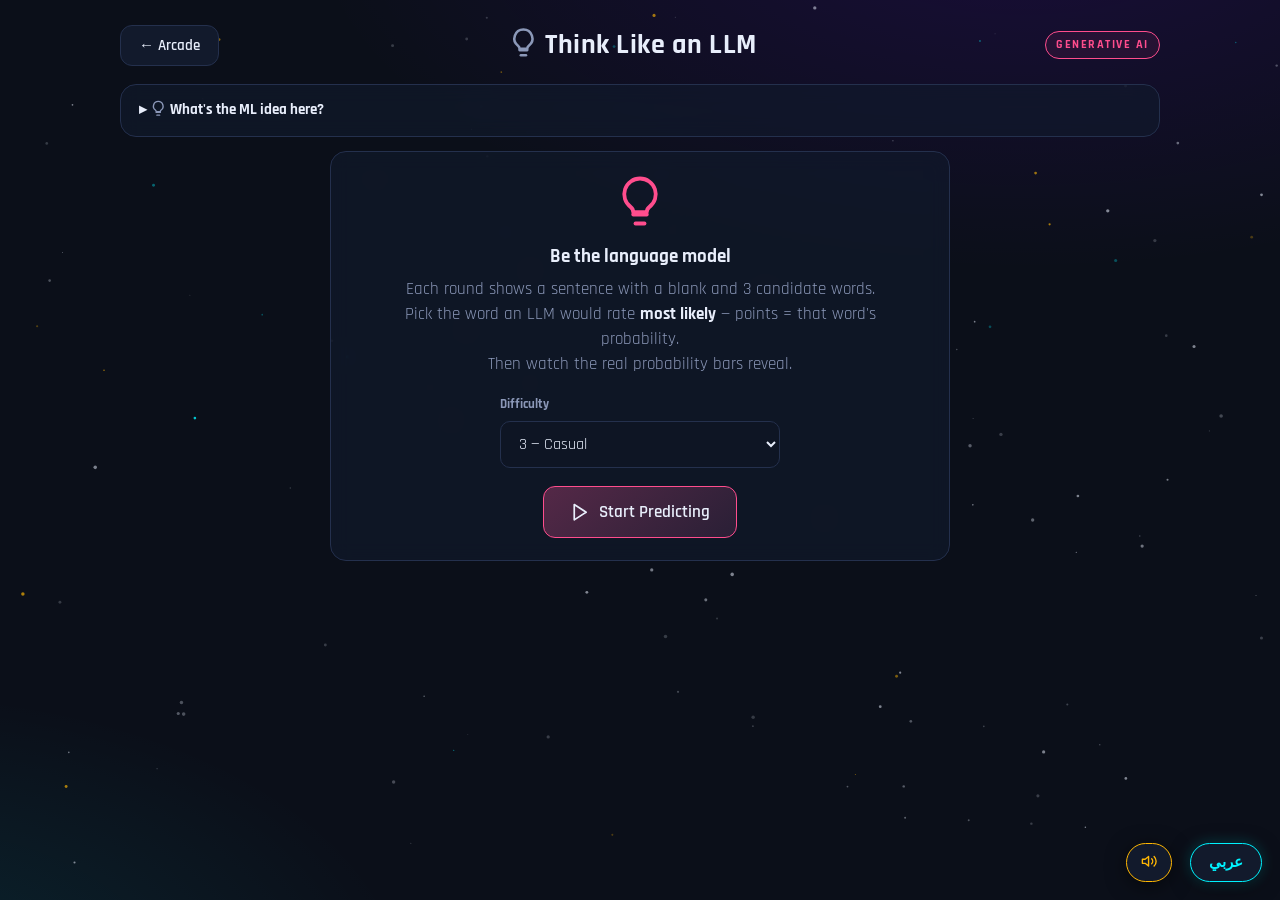
<file: llm.html>
<!DOCTYPE html>
<html lang="en" dir="ltr">
<head>
<meta charset="UTF-8" />
<meta name="viewport" content="width=device-width, initial-scale=1.0" />
<title>Lab 2 — Think Like an LLM</title>
<link rel="preconnect" href="https://fonts.googleapis.com">
<link rel="preconnect" href="https://fonts.gstatic.com" crossorigin>
<link href="https://fonts.googleapis.com/css2?family=Orbitron:wght@700;900&family=Rajdhani:wght@500;600;700&family=Cairo:wght@500;700;800&display=swap" rel="stylesheet">
<link rel="stylesheet" href="assets/core.css">
</head>
<body>
<div class="wrap">
  <section id="screen-l5" class="screen active">
    <div class="topbar">
      <button class="btn pink" onclick="location.href='index.html'" data-i18n="back">← Arcade</button>
      <h2><svg class="ic"><use href="#i-bulb"/></svg> <span data-i18n="card5Title">Think Like an LLM</span></h2>
      <span class="tag pink" data-i18n="s5Tag">Generative AI</span>
    </div>

    <details class="explain">
      <summary><svg class="ic"><use href="#i-bulb"/></svg> <span data-i18n="explainTitle">What's the ML idea here?</span></summary>
      <p data-i18n="s5Explain"></p>
    </details>

    <div id="s5-intro" class="panel center email-stage">
      <div class="res-icon" style="color:#ff4d8d"><svg class="ic"><use href="#i-bulb"/></svg></div>
      <h3 style="margin:10px 0 6px" data-i18n="s5Mission">Be the language model</h3>
      <p class="muted" style="max-width:480px;margin:0 auto 18px" data-i18n="s5MissionText"></p>
      <div class="field" style="max-width:280px;margin:0 auto 18px">
        <label data-i18n="diffLabel">Difficulty</label>
        <select id="l5-diff" onchange="Difficulty.change(5, this.value)"></select>
      </div>
      <button class="btn pink primary big" onclick="LlmGame.start()"><svg class="ic"><use href="#i-play"/></svg> <span data-i18n="s5Start">Start Predicting</span></button>
    </div>

    <div id="s5-play" class="email-stage" style="display:none">
      <div class="hud" style="justify-content:center">
        <span class="chip"><span data-i18n="s5ChipRound">Round</span> <b id="s5-count">1/10</b></span>
        <span class="chip"><span data-i18n="l1ChipScore">Score</span> <b id="s5-score">0</b></span>
        <span class="chip"><span data-i18n="s5ChipTop">Top picks</span> <b id="s5-tops">0</b></span>
      </div>
      <div class="panel">
        <p class="center muted" style="font-size:13px;letter-spacing:1.5px;text-transform:uppercase" data-i18n="s5Question">What word comes next?</p>
        <div class="sentence-big" id="s5-sentence"></div>
        <div class="timer-track" id="s5-timer-wrap" style="display:none"><div class="timer-fill" id="s5-timer"></div></div>
        <div class="word-btns" id="s5-words"></div>
        <div id="s5-probs" style="margin-top:16px;display:none"></div>
        <div class="feedback-line" id="s5-feedback"></div>
      </div>
    </div>

    <div id="s5-results" class="panel center result-panel" style="display:none">
      <div class="res-icon" id="s5-res-icon"></div>
      <h3 id="s5-res-title"></h3>
      <p class="muted" data-i18n="s5ResLabel">Probability points collected:</p>
      <div class="big-metric" style="color:#ff4d8d;text-shadow:0 0 24px rgba(255,77,141,.4)" id="s5-res-score">0</div>
      <p class="muted" id="s5-res-note" style="margin-top:6px"></p>
      <div class="takeaway" style="border-color:#ff4d8d" data-i18n="s5Takeaway"></div>
      <div class="result-actions">
        <button class="btn pink primary" onclick="LlmGame.open()"><svg class="ic"><use href="#i-replay"/></svg> <span data-i18n="l1Again">Play Again</span></button>
        <button class="btn pink" onclick="location.href='index.html'" data-i18n="backArcade">Back to Arcade</button>
      </div>
    </div>
  </section>
</div>
<script src="assets/core.js"></script>
<script>
"use strict";
Object.assign(I18N.en, {
  s5Tag: "Generative AI",
  s5Explain: `Large Language Models don't "know" answers — they <b>guess the most likely next word</b>, again and again, based on patterns from huge amounts of text. "The cat sat on the ___" → <b>mat 85%</b>, rug 10%, box 5%. Your job: think like the model and pick the highest-probability word. The closer your instinct is to the statistics, the more points you score.`,
  s5Mission: "Be the language model",
  s5MissionText: `Each round shows a sentence with a blank and 3 candidate words.<br>Pick the word an LLM would rate <b style="color:var(--text)">most likely</b> — points = that word's probability.<br>Then watch the real probability bars reveal.`,
  s5Start: "Start Predicting", s5ChipRound: "Round", s5ChipTop: "Top picks",
  s5Question: "What word comes next?",
  s5TopPick: "Top pick! The model agrees with you.",
  s5NotTop: `The model's favorite was "{w}" — you still earn your word's probability.`,
  s5TooSlow: "Too slow — the model already predicted!",
  s5ResLabel: "Probability points collected:",
  s5TitleElite: "Probability Prophet!", s5TitleGood: "You think in tokens!", s5TitleNeeds: "The statistics disagree…",
  s5Note: "You matched the model's top pick in {n} of {total} rounds.",
  s5Takeaway: `<b>Takeaway:</b> Generative AI creates by <b>predicting the next token</b> — word after word, pixel after pixel, note after note. That's why it sounds fluent even when it's wrong: it optimizes for "likely", not "true".`,
});
Object.assign(I18N.ar, {
  s5Tag: "ذكاء توليدي",
  s5Explain: `النماذج اللغوية الكبيرة لا «تعرف» الإجابات — بل <b>تخمّن الكلمة التالية الأرجح</b> مرارًا وتكرارًا اعتمادًا على أنماط من كميات هائلة من النصوص. «القطة جلست على ال___» ← <b>سجادة 85%</b>، كنبة 10%، صندوق 5%. مهمتك: فكّر كالنموذج واختر الكلمة الأعلى احتمالًا. كلما اقترب حدسك من الإحصاء، زادت نقاطك.`,
  s5Mission: "كن أنت النموذج اللغوي",
  s5MissionText: `كل جولة تعرض جملة ناقصة و3 كلمات مرشحة.<br>اختر الكلمة التي يراها النموذج <b style="color:var(--text)">الأرجح</b> — النقاط = احتمال كلمتك.<br>ثم شاهد أشرطة الاحتمالات الحقيقية تنكشف.`,
  s5Start: "ابدأ التنبؤ", s5ChipRound: "جولة", s5ChipTop: "اختيارات مثلى",
  s5Question: "ما الكلمة التالية؟",
  s5TopPick: "الاختيار الأمثل! النموذج يتفق معك.",
  s5NotTop: "الكلمة المفضلة للنموذج كانت «{w}» — لكنك تكسب احتمال كلمتك.",
  s5TooSlow: "متأخر — النموذج تنبأ قبلك!",
  s5ResLabel: "نقاط الاحتمالات المجموعة:",
  s5TitleElite: "نبي الاحتمالات!", s5TitleGood: "تفكر بالتوكنز!", s5TitleNeeds: "الإحصاء يخالفك الرأي…",
  s5Note: "طابقت الاختيار الأمثل للنموذج في {n} من {total} جولات.",
  s5Takeaway: `<b>الخلاصة:</b> الذكاء التوليدي يبتكر عبر <b>التنبؤ بالرمز التالي</b> — كلمة بعد كلمة، وبكسل بعد بكسل، ونغمة بعد نغمة. لهذا يبدو طليقًا حتى عندما يخطئ: فهو يحسّن «الأرجح» لا «الأصح».`,
});

const LlmGame = {
  ROUNDS: {
    en: [
      { s: "The cat sat on the ___", o: [["mat", 70], ["sofa", 20], ["moon", 10]] },
      { s: "Once upon a ___", o: [["time", 85], ["tree", 10], ["cloud", 5]] },
      { s: "I'm so hungry I could eat a ___", o: [["horse", 60], ["sandwich", 30], ["rock", 10]] },
      { s: "Please turn off the ___", o: [["lights", 55], ["music", 35], ["gravity", 10]] },
      { s: "The students opened their ___", o: [["books", 60], ["laptops", 30], ["umbrellas", 10]] },
      { s: "Rain falls from the ___", o: [["sky", 75], ["clouds", 20], ["ceiling", 5]] },
      { s: "He scored the winning ___", o: [["goal", 70], ["point", 25], ["pizza", 5]] },
      { s: "Artificial ___ is changing the world", o: [["intelligence", 90], ["sweetener", 7], ["grass", 3]] },
      { s: "Good morning, how are ___", o: [["you", 92], ["they", 5], ["potatoes", 3]] },
      { s: "The opposite of hot is ___", o: [["cold", 88], ["cool", 10], ["purple", 2]] },
    ],
    ar: [
      { s: "القطة جلست على ال___", o: [["سجادة", 65], ["كنبة", 25], ["قمر", 10]] },
      { s: "كان يا ما ___", o: [["كان", 90], ["مطر", 7], ["قمر", 3]] },
      { s: "صباح ال___", o: [["خير", 85], ["فل", 12], ["جبنة", 3]] },
      { s: "العلم ___", o: [["نور", 80], ["حلو", 15], ["مربع", 5]] },
      { s: "الوقت من ___", o: [["ذهب", 85], ["فضة", 10], ["ماء", 5]] },
      { s: "أطفئ ال___ من فضلك", o: [["نور", 60], ["موسيقى", 30], ["جاذبية", 10]] },
      { s: "الذكاء ال___ يغيّر العالم", o: [["اصطناعي", 90], ["حلو", 6], ["أخضر", 4]] },
      { s: "فتح الطلاب ___", o: [["كتبهم", 65], ["حواسيبهم", 25], ["مظلاتهم", 10]] },
      { s: "سجّل الهدف ال___", o: [["حاسم", 70], ["أول", 25], ["لذيذ", 5]] },
      { s: "عكس الساخن هو ال___", o: [["بارد", 88], ["معتدل", 9], ["بنفسجي", 2]] },
    ],
  },
  queue: [], idx: 0, score: 0, tops: 0, answered: false,
  timerInt: null, useTimer: false, counting: false, maxPossible: 0,

  open() {
    clearInterval(this.timerInt);
    $("s5-play").style.display = $("s5-results").style.display = "none";
    $("s5-intro").style.display = "block";
  },
  start() {
    if (this.counting) return;
    const d = Difficulty.get(5);
    const rounds = d <= 3 ? 8 : 10;
    this.useTimer = d >= 5;
    this.timerMs = clamp(11000 - d * 700, 3500, 9000);
    const pool = this.ROUNDS[LANG] || this.ROUNDS.en;
    this.queue = shuffle(pool).slice(0, rounds);
    this.maxPossible = this.queue.reduce((s, r) => s + Math.max(...r.o.map(x => x[1])), 0) / 5;
    this.idx = 0; this.score = 0; this.tops = 0;
    $("s5-intro").style.display = "none";
    $("s5-play").style.display = "block";
    $("s5-score").textContent = "0"; $("s5-tops").textContent = "0";
    this.counting = true;
    countdown(() => { this.counting = false; this.next(); });
  },
  next() {
    if (this.idx >= this.queue.length) return this.finish();
    this.answered = false;
    const r = this.queue[this.idx];
    $("s5-count").textContent = `${this.idx + 1}/${this.queue.length}`;
    $("s5-sentence").innerHTML = esc(r.s).replace("___", '<span class="blank">&nbsp;?&nbsp;</span>');
    $("s5-feedback").textContent = ""; $("s5-feedback").className = "feedback-line";
    $("s5-probs").style.display = "none";
    const order = shuffle(r.o.map((_, i) => i));
    $("s5-words").innerHTML = order.map(i =>
      `<button class="btn pink big" onclick="LlmGame.pick(${i})">${esc(r.o[i][0])}</button>`).join("");
    $("s5-words").style.display = "flex";
    if (this.useTimer) {
      $("s5-timer-wrap").style.display = "block";
      const bar = $("s5-timer");
      bar.classList.remove("warn", "danger");
      const deadline = performance.now() + this.timerMs;
      clearInterval(this.timerInt);
      this.timerInt = setInterval(() => {
        const left = deadline - performance.now();
        const pct = left / this.timerMs;
        bar.style.width = clamp(pct * 100, 0, 100) + "%";
        bar.classList.toggle("warn", pct < .5 && pct >= .25);
        bar.classList.toggle("danger", pct < .25);
        if (left <= 0) this.pick(-1);
      }, 50);
    } else $("s5-timer-wrap").style.display = "none";
  },
  pick(i) {
    if (this.answered) return;
    this.answered = true;
    clearInterval(this.timerInt);
    const r = this.queue[this.idx];
    const best = r.o.reduce((m, x, k) => x[1] > r.o[m][1] ? k : m, 0);
    const fb = $("s5-feedback");
    let pts = 0;
    if (i >= 0) {
      pts = Math.round(r.o[i][1] / 5);
      this.score += pts;
      if (i === best) {
        this.tops++;
        fb.textContent = t("s5TopPick"); fb.classList.add("good");
        Sound.good(); scorePop("+" + pts, "var(--good)", $("s5-sentence"));
      } else {
        fb.textContent = t("s5NotTop", { w: r.o[best][0] }); fb.classList.add("bad");
        Sound.bad(); scorePop("+" + pts, "var(--amber)", $("s5-sentence"));
      }
    } else {
      fb.textContent = t("s5TooSlow"); fb.classList.add("bad");
      Sound.bad(); shake();
    }
    $("s5-score").textContent = this.score;
    $("s5-tops").textContent = this.tops;
    /* reveal probability bars */
    $("s5-words").style.display = "none";
    const probs = $("s5-probs");
    probs.style.display = "block";
    probs.innerHTML = r.o.map(([w, p], k) => `
      <div class="prob-row${k === best ? " winner" : ""}">
        <span class="pword">${esc(w)}${k === i ? " ←" : ""}</span>
        <div class="prob-track"><div class="prob-fill" data-w="${p}"></div></div>
        <span class="ppct">${p}%</span>
      </div>`).join("");
    requestAnimationFrame(() => requestAnimationFrame(() =>
      probs.querySelectorAll(".prob-fill").forEach(el => el.style.width = el.dataset.w + "%")));
    this.idx++;
    setTimeout(() => this.next(), 2300);
  },
  finish() {
    clearInterval(this.timerInt);
    $("s5-play").style.display = "none";
    $("s5-results").style.display = "block";
    countUp($("s5-res-score"), this.score);
    const total = this.queue.length;
    const allTop = this.tops === total;
    const good = this.tops >= Math.ceil(total * 0.7);
    resIcon($("s5-res-icon"), allTop ? "trophy" : good ? "checkc" : "flask", allTop ? "amber" : good ? "good" : "muted");
    $("s5-res-title").textContent = allTop ? t("s5TitleElite") : good ? t("s5TitleGood") : t("s5TitleNeeds");
    $("s5-res-note").textContent = t("s5Note", { n: this.tops, total });
    if (good) Sound.win();
    if (allTop) Badges.award("llmProphet");
    App.complete(5, Difficulty.applyBonus(5, this.score), good);
  },
};

Core.boot();
LlmGame.open();
</script>
</body>
</html>
</file>
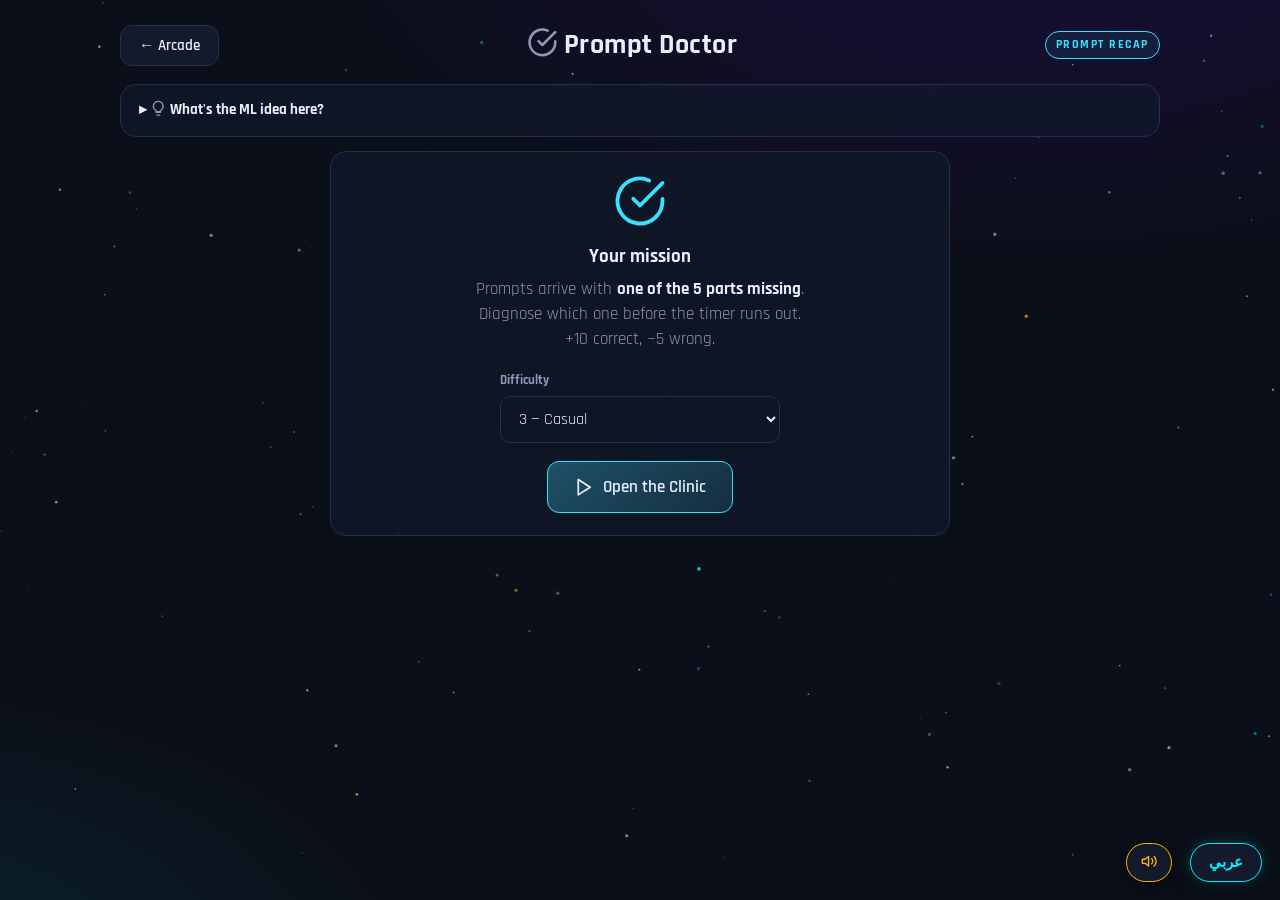
<file: prompt-doctor.html>
<!DOCTYPE html>
<html lang="en" dir="ltr">
<head>
<meta charset="UTF-8" />
<meta name="viewport" content="width=device-width, initial-scale=1.0" />
<title>Warm-Up 1 — Prompt Doctor</title>
<link rel="preconnect" href="https://fonts.googleapis.com">
<link rel="preconnect" href="https://fonts.gstatic.com" crossorigin>
<link href="https://fonts.googleapis.com/css2?family=Orbitron:wght@700;900&family=Rajdhani:wght@500;600;700&family=Cairo:wght@500;700;800&display=swap" rel="stylesheet">
<link rel="stylesheet" href="assets/core.css">
</head>
<body>
<div class="wrap">
  <section id="screen-l8" class="screen active">
    <div class="topbar">
      <button class="btn cyan" onclick="location.href='index.html'" data-i18n="back">← Arcade</button>
      <h2><svg class="ic"><use href="#i-checkc"/></svg> <span data-i18n="card8Title">Prompt Doctor</span></h2>
      <span class="tag cyan" data-i18n="s8Tag">Prompt Recap</span>
    </div>

    <details class="explain">
      <summary><svg class="ic"><use href="#i-bulb"/></svg> <span data-i18n="explainTitle">What's the ML idea here?</span></summary>
      <p data-i18n="s8Explain"></p>
    </details>

    <div id="s8-intro" class="panel center email-stage">
      <div class="res-icon" style="color:#38e1ff"><svg class="ic"><use href="#i-checkc"/></svg></div>
      <h3 style="margin:10px 0 6px" data-i18n="s8Mission">Your mission</h3>
      <p class="muted" style="max-width:480px;margin:0 auto 18px" data-i18n="s8MissionText"></p>
      <div class="field" style="max-width:280px;margin:0 auto 18px">
        <label data-i18n="diffLabel">Difficulty</label>
        <select id="l8-diff" onchange="Difficulty.change(8, this.value)"></select>
      </div>
      <button class="btn cyan primary big" onclick="DoctorGame.start()"><svg class="ic"><use href="#i-play"/></svg> <span data-i18n="s8Start">Open the Clinic</span></button>
    </div>

    <div id="s8-play" class="email-stage" style="display:none">
      <div class="hud" style="justify-content:center">
        <span class="chip"><span data-i18n="s8ChipCase">Case</span> <b id="s8-count">1/12</b></span>
        <span class="chip"><span data-i18n="l1ChipScore">Score</span> <b id="s8-score">0</b></span>
        <span class="chip"><span data-i18n="l1ChipStreak">Streak</span> <svg class="ic fill" style="color:var(--amber)"><use href="#i-flame"/></svg> <b id="s8-streak">0</b></span>
      </div>
      <div class="email-card" id="s8-card">
        <div class="from" data-i18n="s8Diagnose">This prompt is sick — what part is MISSING?</div>
        <div class="body" id="s8-body" style="font-style:italic"></div>
      </div>
      <div class="timer-track"><div class="timer-fill" id="s8-timer"></div></div>
      <div class="sort-grid" id="s8-btns" style="grid-template-columns:repeat(auto-fit,minmax(140px,1fr))"></div>
      <div class="feedback-line" id="s8-feedback"></div>
    </div>

    <div id="s8-results" class="panel center result-panel" style="display:none">
      <div class="res-icon" id="s8-res-icon"></div>
      <h3 id="s8-res-title"></h3>
      <p class="muted" data-i18n="s8AccLabel">Your diagnosis accuracy:</p>
      <div class="big-metric" style="color:#38e1ff;text-shadow:0 0 24px rgba(56,225,255,.4)" id="s8-res-acc">0%</div>
      <p class="muted" style="margin-top:4px"><span data-i18n="l1FinalScore">Final score:</span> <b id="s8-res-score" style="color:var(--text)">0</b></p>
      <div class="takeaway" style="border-color:#38e1ff" data-i18n="s8Takeaway"></div>
      <div class="result-actions">
        <button class="btn cyan primary" onclick="DoctorGame.open()"><svg class="ic"><use href="#i-replay"/></svg> <span data-i18n="l1Again">Play Again</span></button>
        <button class="btn cyan" onclick="location.href='vibe-check.html'"><svg class="ic"><use href="#i-ff"/></svg> <span data-i18n="s8Next">Next: Vibe Check</span></button>
      </div>
    </div>
  </section>
</div>
<script src="assets/core.js"></script>
<script>
"use strict";
Object.assign(I18N.en, {
  s8Tag: "Prompt Recap",
  s8Explain: `Yesterday's formula, today's reflexes: every great prompt = <b>Role + Task + Context + Requirements + Format</b>. Each patient-prompt in this clinic has exactly <b>one part missing</b>. Diagnose it fast — in the vibe coding session you'll be writing these prompts yourself, and spotting the missing piece is the difference between generic AI output and exactly what you wanted.`,
  s8Mission: "Your mission",
  s8MissionText: `Prompts arrive with <b style="color:var(--text)">one of the 5 parts missing</b>.<br>Diagnose which one before the timer runs out.<br>+10 correct, −5 wrong.`,
  s8Start: "Open the Clinic", s8ChipCase: "Case",
  s8Diagnose: "This prompt is sick — what part is MISSING?",
  s8pRole: "Role", s8pTask: "Task", s8pContext: "Context", s8pReq: "Requirements", s8pFormat: "Format",
  s8Correct: "Correct diagnosis! +10", s8Wrong: "Wrong — it was missing {part}! −5", s8TooSlow: "Too slow — the patient left! It was {part}",
  s8AccLabel: "Your diagnosis accuracy:",
  s8TitleElite: "Prompt Surgeon!", s8TitleGood: "Solid diagnosis!", s8TitleNeeds: "Back to prompt school…",
  s8Next: "Next: Vibe Check",
  s8Takeaway: `<b>Takeaway:</b> Role + Task + Context + Requirements + Format — if a prompt underperforms, one of these is usually missing. In vibe coding you'll run this checklist on your own prompts before every send.`,
});
Object.assign(I18N.ar, {
  s8Tag: "مراجعة الأوامر",
  s8Explain: `معادلة الأمس، ردود فعل اليوم: كل أمر عظيم = <b>دور + مهمة + سياق + متطلبات + تنسيق</b>. كل أمر-مريض في هذه العيادة ينقصه <b>جزء واحد بالضبط</b>. شخّصه بسرعة — في جلسة البرمجة بالذوق ستكتب هذه الأوامر بنفسك، واكتشاف الجزء الناقص هو الفرق بين مخرجات عامة وما تريده تمامًا.`,
  s8Mission: "مهمتك",
  s8MissionText: `تصل أوامر ينقص كلًا منها <b style="color:var(--text)">جزء واحد من الأجزاء الخمسة</b>.<br>شخّص أيها قبل انتهاء الوقت.<br>+10 للصحيح و −5 للخطأ.`,
  s8Start: "افتح العيادة", s8ChipCase: "حالة",
  s8Diagnose: "هذا الأمر مريض — ما الجزء الناقص؟",
  s8pRole: "الدور", s8pTask: "المهمة", s8pContext: "السياق", s8pReq: "المتطلبات", s8pFormat: "التنسيق",
  s8Correct: "تشخيص صحيح! +10", s8Wrong: "خطأ — كان الناقص {part}! −5", s8TooSlow: "متأخر — غادر المريض! كان الناقص {part}",
  s8AccLabel: "دقة تشخيصك:",
  s8TitleElite: "جرّاح الأوامر!", s8TitleGood: "تشخيص متين!", s8TitleNeeds: "عودة إلى مدرسة الأوامر…",
  s8Next: "التالي: فحص الذوق",
  s8Takeaway: `<b>الخلاصة:</b> دور + مهمة + سياق + متطلبات + تنسيق — إذا ضعُف أمر ما، فغالبًا أحد هذه ناقص. في البرمجة بالذوق ستراجع هذه القائمة في أوامرك قبل كل إرسال.`,
});

const DoctorGame = {
  PARTS: ["role", "task", "context", "req", "format"],
  PART_KEY: { role: "s8pRole", task: "s8pTask", context: "s8pContext", req: "s8pReq", format: "s8pFormat" },
  ITEMS: [
    { m: "format", en: "“You are a fitness coach. Create a 3-day workout plan for a total beginner. Keep it safe and simple, no equipment needed.”", ar: "«أنت مدرب لياقة. صمّم خطة تمارين 3 أيام لمبتدئ تمامًا. اجعلها آمنة وبسيطة وبدون معدات.»" },
    { m: "task", en: "“You are a history teacher. This is for curious 12-year-olds. Use fun facts and simple words. Answer as a short story.”", ar: "«أنت معلم تاريخ. هذا لأطفال فضوليين عمرهم 12 عامًا. استخدم حقائق ممتعة وكلمات بسيطة. أجب على شكل قصة قصيرة.»" },
    { m: "role", en: "“Summarize this article for busy managers. Focus on the 3 key decisions, neutral tone. Present it as a table.”", ar: "«لخّص هذا المقال لمديرين مشغولين. ركّز على القرارات الثلاثة الأهم بنبرة محايدة. اعرضه في جدول.»" },
    { m: "context", en: "“You are a travel expert. Plan a 3-day trip to Cairo. Budget-friendly, walking distances, local food. Day-by-day list.”", ar: "«أنت خبير سفر. خطط رحلة 3 أيام إلى القاهرة. اقتصادية، مسافات مشي، أكل محلي. قائمة يومًا بيوم.»" },
    { m: "req", en: "“You are a chef. Write a koshari recipe for students living in a dorm. Present it as numbered steps.”", ar: "«أنت طاهٍ. اكتب وصفة كشري لطلاب يسكنون في سكن جامعي. اعرضها كخطوات مرقمة.»" },
    { m: "format", en: "“You are a Python tutor. Explain loops to someone who has never coded. Use one everyday analogy and zero jargon.”", ar: "«أنت مدرس بايثون. اشرح الحلقات التكرارية لشخص لم يبرمج قط. استخدم تشبيهًا واحدًا من الحياة اليومية وبدون مصطلحات.»" },
    { m: "req", en: "“You are a doctor. Explain why sleep matters, for teenagers. Answer in exactly 3 bullet points.”", ar: "«أنت طبيب. اشرح لماذا النوم مهم، لمراهقين. أجب في 3 نقاط بالضبط.»" },
    { m: "role", en: "“Write a birthday poem for my grandmother who loves gardening. Warm and funny, mention roses. 8 short lines.”", ar: "«اكتب قصيدة عيد ميلاد لجدتي التي تعشق البستنة. دافئة ومضحكة، اذكر الورود. 8 أسطر قصيرة.»" },
    { m: "task", en: "“You are a car mechanic. This is for a first-time car owner. Use simple words, no brand names. Present as a checklist.”", ar: "«أنت ميكانيكي سيارات. هذا لمالك سيارة لأول مرة. كلمات بسيطة وبدون أسماء شركات. اعرضه كقائمة تدقيق.»" },
    { m: "context", en: "“You are a storyteller. Tell a bedtime story. Calm tone, animals as characters, a happy ending. About 5 minutes long.”", ar: "«أنت حكواتي. احكِ قصة قبل النوم. نبرة هادئة، الشخصيات حيوانات، نهاية سعيدة. مدتها 5 دقائق تقريبًا.»" },
    { m: "format", en: "“You are a nutritionist. Design a school lunch menu for one week, for 10-year-olds, with a strict no-nuts rule.”", ar: "«أنت أخصائي تغذية. صمّم قائمة غداء مدرسي لأسبوع كامل، لأطفال عمرهم 10 سنوات، مع منع صارم للمكسرات.»" },
    { m: "context", en: "“You are an English teacher. Fix the grammar in this essay. Keep my writing style. Show corrections in bold.”", ar: "«أنت معلم لغة. صحّح قواعد هذا المقال. حافظ على أسلوبي في الكتابة. أظهر التصحيحات بخط عريض.»" },
  ],

  queue: [], idx: 0, score: 0, streak: 0, correct: 0,
  answered: false, timerInt: null, curTime: 12000, counting: false,

  open() {
    clearInterval(this.timerInt);
    $("s8-play").style.display = $("s8-results").style.display = "none";
    $("s8-intro").style.display = "block";
  },
  start() {
    if (this.counting) return;
    const d = Difficulty.get(8);
    this.curTime = clamp(15000 - d * 1100, 4000, 14000);
    const count = d <= 2 ? 8 : d <= 5 ? 10 : 12;
    this.queue = shuffle(this.ITEMS).slice(0, count);
    this.idx = 0; this.score = 0; this.streak = 0; this.correct = 0;
    $("s8-intro").style.display = "none";
    $("s8-play").style.display = "block";
    $("s8-score").textContent = "0"; $("s8-streak").textContent = "0";
    $("s8-btns").innerHTML = this.PARTS.map(p =>
      `<button class="btn cyan" onclick="DoctorGame.answer('${p}')">${t(this.PART_KEY[p])}</button>`).join("");
    this.counting = true;
    countdown(() => { this.counting = false; this.next(); });
  },
  next() {
    if (this.idx >= this.queue.length) return this.finish();
    this.answered = false;
    const item = this.queue[this.idx];
    $("s8-count").textContent = `${this.idx + 1}/${this.queue.length}`;
    $("s8-body").textContent = item[LANG] || item.en;
    $("s8-feedback").textContent = ""; $("s8-feedback").className = "feedback-line";
    const card = $("s8-card");
    card.className = "email-card";
    card.style.animation = "none"; void card.offsetWidth; card.style.animation = "";
    const bar = $("s8-timer");
    bar.classList.remove("warn", "danger");
    const deadline = performance.now() + this.curTime;
    clearInterval(this.timerInt);
    this.timerInt = setInterval(() => {
      const left = deadline - performance.now();
      const pct = left / this.curTime;
      bar.style.width = clamp(pct * 100, 0, 100) + "%";
      bar.classList.toggle("warn", pct < .5 && pct >= .25);
      bar.classList.toggle("danger", pct < .25);
      if (left <= 0) this.timeout();
    }, 50);
  },
  answer(p) {
    if (this.answered) return;
    this.answered = true;
    clearInterval(this.timerInt);
    const item = this.queue[this.idx];
    const fb = $("s8-feedback");
    if (p === item.m) {
      this.correct++; this.streak++; this.score += 10;
      fb.textContent = t("s8Correct"); fb.classList.add("good");
      $("s8-card").classList.add("flash-good");
      Sound.good(); scorePop("+10", "var(--good)", $("s8-card"));
    } else {
      this.streak = 0; this.score -= 5;
      fb.textContent = t("s8Wrong", { part: t(this.PART_KEY[item.m]) }); fb.classList.add("bad");
      $("s8-card").classList.add("flash-bad");
      Sound.bad(); shake(); scorePop("−5", "var(--bad)", $("s8-card"));
    }
    $("s8-score").textContent = this.score;
    $("s8-streak").textContent = this.streak;
    this.idx++;
    setTimeout(() => this.next(), 1100);
  },
  timeout() {
    if (this.answered) return;
    this.answered = true;
    clearInterval(this.timerInt);
    const item = this.queue[this.idx];
    this.streak = 0; $("s8-streak").textContent = "0";
    const fb = $("s8-feedback");
    fb.textContent = t("s8TooSlow", { part: t(this.PART_KEY[item.m]) }); fb.classList.add("bad");
    $("s8-card").classList.add("flash-bad");
    Sound.bad(); shake();
    this.idx++;
    setTimeout(() => this.next(), 1100);
  },
  finish() {
    clearInterval(this.timerInt);
    $("s8-play").style.display = "none";
    $("s8-results").style.display = "block";
    const acc = Math.round(this.correct / this.queue.length * 100);
    countUp($("s8-res-acc"), acc, v => v + "%");
    $("s8-res-score").textContent = this.score;
    const passed = acc >= 70;
    resIcon($("s8-res-icon"), acc === 100 ? "trophy" : passed ? "checkc" : "flask", acc === 100 ? "amber" : passed ? "good" : "muted");
    $("s8-res-title").textContent = acc === 100 ? t("s8TitleElite") : passed ? t("s8TitleGood") : t("s8TitleNeeds");
    if (passed) Sound.win();
    if (acc === 100) Badges.award("promptDoctor");
    App.complete(8, Difficulty.applyBonus(8, this.score), passed);
  },
};

Core.boot();
DoctorGame.open();
</script>
</body>
</html>
</file>
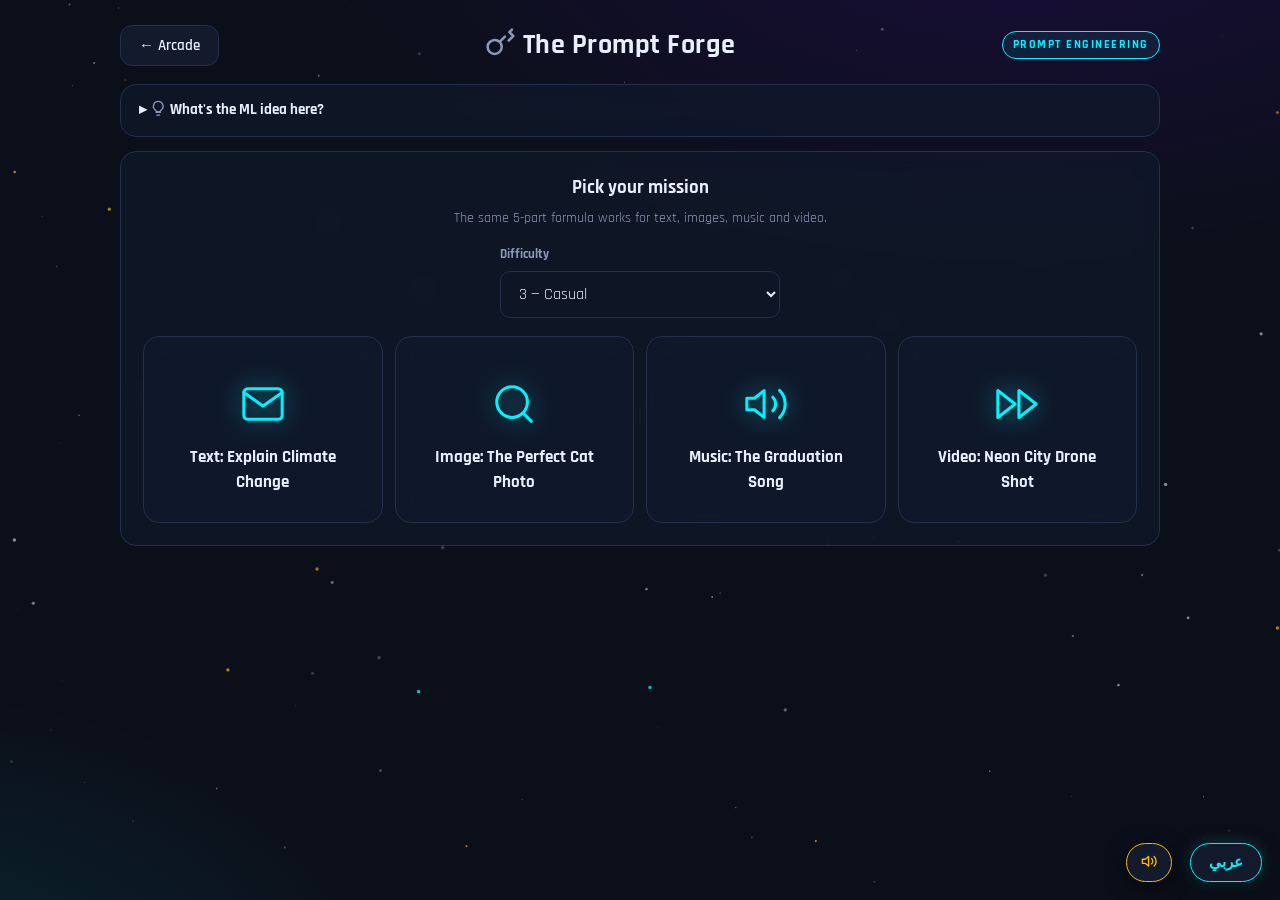
<file: prompt-forge.html>
<!DOCTYPE html>
<html lang="en" dir="ltr">
<head>
<meta charset="UTF-8" />
<meta name="viewport" content="width=device-width, initial-scale=1.0" />
<title>Lab 3 — The Prompt Forge</title>
<link rel="preconnect" href="https://fonts.googleapis.com">
<link rel="preconnect" href="https://fonts.gstatic.com" crossorigin>
<link href="https://fonts.googleapis.com/css2?family=Orbitron:wght@700;900&family=Rajdhani:wght@500;600;700&family=Cairo:wght@500;700;800&display=swap" rel="stylesheet">
<link rel="stylesheet" href="assets/core.css">
</head>
<body>
<div class="wrap">
  <section id="screen-l6" class="screen active">
    <div class="topbar">
      <button class="btn teal" onclick="location.href='index.html'" data-i18n="back">← Arcade</button>
      <h2><svg class="ic"><use href="#i-key"/></svg> <span data-i18n="card6Title">The Prompt Forge</span></h2>
      <span class="tag teal" data-i18n="s6Tag">Prompt Engineering</span>
    </div>

    <details class="explain">
      <summary><svg class="ic"><use href="#i-bulb"/></svg> <span data-i18n="explainTitle">What's the ML idea here?</span></summary>
      <p data-i18n="s6Explain"></p>
    </details>

    <!-- mission picker -->
    <div id="s6-missions" class="panel">
      <h3 class="center" data-i18n="s6Pick" style="margin-bottom:6px">Pick your mission</h3>
      <p class="center muted" style="font-size:14px;margin-bottom:16px" data-i18n="s6PickSub">The same 5-part formula works for text, images, music and video.</p>
      <div class="field" style="max-width:280px;margin:0 auto 18px">
        <label data-i18n="diffLabel">Difficulty</label>
        <select id="l6-diff" onchange="Difficulty.change(6, this.value)"></select>
      </div>
      <div class="mission-grid" id="s6-mission-grid"></div>
    </div>

    <!-- forge -->
    <div id="s6-forge" style="display:none">
      <div class="panel">
        <p class="center muted" style="font-size:13px;letter-spacing:1.5px;text-transform:uppercase" data-i18n="s6Goal">Mission</p>
        <h3 class="center" id="s6-goal" style="margin-bottom:18px"></h3>
        <div id="s6-slots"></div>
        <div class="result-actions">
          <button class="btn teal primary big" id="s6-run" onclick="ForgeGame.run()" disabled><svg class="ic"><use href="#i-play"/></svg> <span data-i18n="s6Run">Run Prompt</span></button>
          <button class="btn teal" onclick="ForgeGame.open()" data-i18n="s6ChangeMission">← Change mission</button>
        </div>
      </div>
    </div>

    <!-- output -->
    <div id="s6-output" class="panel" style="display:none">
      <h3 class="center" data-i18n="s6OutTitle">The AI ran your prompt…</h3>
      <p class="muted" style="font-size:13px;margin:14px 0 4px" data-i18n="s6YourPrompt">Your prompt:</p>
      <div class="output-box" id="s6-prompt-text" style="font-style:italic"></div>
      <p class="muted" style="font-size:13px;margin:14px 0 4px" data-i18n="s6AiOut">AI output:</p>
      <div class="output-box" id="s6-out-text"></div>
      <p class="muted" style="font-size:13px;margin:14px 0 4px"><span data-i18n="s6Quality">Output quality</span> — <b id="s6-quality-pct" style="color:var(--text)">0%</b></p>
      <div class="quality-track"><div class="quality-fill" id="s6-quality"></div></div>
      <div class="result-actions">
        <button class="btn amber" id="s6-iterate" onclick="ForgeGame.iterate()"><svg class="ic"><use href="#i-refresh"/></svg> <span data-i18n="s6Iterate">Iterate &amp; Improve (1 try)</span></button>
        <button class="btn teal primary" id="s6-accept" onclick="ForgeGame.finish()"><svg class="ic"><use href="#i-check"/></svg> <span data-i18n="s6Accept">Accept Result</span></button>
      </div>
    </div>

    <!-- results -->
    <div id="s6-results" class="panel center result-panel" style="display:none">
      <div class="res-icon" id="s6-res-icon"></div>
      <h3 id="s6-res-title"></h3>
      <p class="muted" data-i18n="s6ResLabel">Prompt quality score:</p>
      <div class="big-metric" id="s6-res-score">0</div>
      <p class="muted" id="s6-res-note" style="margin-top:6px"></p>
      <div class="takeaway" data-i18n="s6Takeaway"></div>
      <div class="result-actions">
        <button class="btn teal primary" onclick="ForgeGame.open()"><svg class="ic"><use href="#i-replay"/></svg> <span data-i18n="s6NewMission">New Mission</span></button>
        <button class="btn teal" onclick="location.href='index.html'" data-i18n="backArcade">Back to Arcade</button>
      </div>
    </div>
  </section>
</div>
<script src="assets/core.js"></script>
<script>
"use strict";
Object.assign(I18N.en, {
  s6Tag: "Prompt Engineering",
  s6Explain: `A prompt is <b>the instruction you give an AI</b> — and the AI can only work with what you tell it. Every great prompt has 5 parts: <b>Role</b> (who should the AI be?) + <b>Task</b> (what do you want?) + <b>Context</b> (who is it for?) + <b>Requirements</b> (details &amp; constraints) + <b>Format</b> (how should the answer look?). Forge your prompt from parts, run it, and see the output quality — then <b>iterate and improve</b>, exactly like real prompt engineers do.`,
  s6Pick: "Pick your mission", s6PickSub: "The same 5-part formula works for text, images, music and video.",
  s6Goal: "Mission", s6Run: "Run Prompt", s6ChangeMission: "← Change mission",
  s6OutTitle: "The AI ran your prompt…", s6YourPrompt: "Your prompt:", s6AiOut: "AI output:",
  s6Quality: "Output quality", s6Iterate: "Iterate & Improve (1 try)", s6Accept: "Accept Result",
  s6ResLabel: "Prompt quality score:", s6NewMission: "New Mission",
  s6TitlePerfect: "Master Wordsmith!", s6TitleGood: "Strong prompt!", s6TitleNeeds: "Vague in, vague out…",
  s6NoteImproved: "Iteration improved your prompt by {d} points — that's real prompt engineering (+10 bonus).",
  s6NoteFirst: "Nailed on the first try.",
  s6Note: "Strong picks: {n}/5 slots.",
  s6SlotRole: "1 · Role — who should the AI be?", s6SlotTask: "2 · Task — what do you want?",
  s6SlotContext: "3 · Context — who is it for?", s6SlotReq: "4 · Requirements — details & constraints",
  s6SlotFormat: "5 · Format — how should it look?",
  s6Takeaway: `<b>Takeaway:</b> Same AI, different prompt, wildly different result. Small prompt changes create huge output improvements — AI is only as good as the instructions you give it. Role + Task + Context + Requirements + Format, then iterate.`,
});
Object.assign(I18N.ar, {
  s6Tag: "هندسة الأوامر",
  s6Explain: `الأمر (البرومبت) هو <b>التعليمات التي تعطيها للذكاء الاصطناعي</b> — ولا يمكنه العمل إلا بما تخبره به. كل أمر عظيم له 5 أجزاء: <b>الدور</b> (من يكون الذكاء؟) + <b>المهمة</b> (ماذا تريد؟) + <b>السياق</b> (لمن؟) + <b>المتطلبات</b> (تفاصيل وقيود) + <b>التنسيق</b> (كيف تبدو الإجابة؟). ركّب أمرك من الأجزاء وشغّله وشاهد جودة المخرجات — ثم <b>كرر وحسّن</b> تمامًا كما يفعل مهندسو الأوامر الحقيقيون.`,
  s6Pick: "اختر مهمتك", s6PickSub: "نفس معادلة الأجزاء الخمسة تعمل للنص والصور والموسيقى والفيديو.",
  s6Goal: "المهمة", s6Run: "شغّل الأمر", s6ChangeMission: "→ غيّر المهمة",
  s6OutTitle: "الذكاء الاصطناعي نفّذ أمرك…", s6YourPrompt: "أمرك:", s6AiOut: "مخرجات الذكاء الاصطناعي:",
  s6Quality: "جودة المخرجات", s6Iterate: "كرر وحسّن (محاولة واحدة)", s6Accept: "اقبل النتيجة",
  s6ResLabel: "نقاط جودة الأمر:", s6NewMission: "مهمة جديدة",
  s6TitlePerfect: "حدّاد الكلمات!", s6TitleGood: "أمر قوي!", s6TitleNeeds: "غموض يدخل، غموض يخرج…",
  s6NoteImproved: "التكرار حسّن أمرك بمقدار {d} نقطة — هذه هندسة أوامر حقيقية (+10 مكافأة).",
  s6NoteFirst: "أتقنتها من أول محاولة.",
  s6Note: "اختيارات قوية: {n}/5 خانات.",
  s6SlotRole: "1 · الدور — من يكون الذكاء الاصطناعي؟", s6SlotTask: "2 · المهمة — ماذا تريد؟",
  s6SlotContext: "3 · السياق — لمن؟", s6SlotReq: "4 · المتطلبات — التفاصيل والقيود",
  s6SlotFormat: "5 · التنسيق — كيف تبدو النتيجة؟",
  s6Takeaway: `<b>الخلاصة:</b> نفس الذكاء، أمر مختلف، نتيجة مختلفة جذريًا. تغييرات صغيرة في الأمر تصنع تحسينات هائلة في المخرجات — الذكاء الاصطناعي بجودة التعليمات التي تعطيها له فقط. دور + مهمة + سياق + متطلبات + تنسيق، ثم كرر.`,
});

const ForgeGame = {
  SLOTS: ["role", "task", "context", "req", "format"],
  SLOT_KEY: { role: "s6SlotRole", task: "s6SlotTask", context: "s6SlotContext", req: "s6SlotReq", format: "s6SlotFormat" },
  MISSIONS: [
    {
      id: "text", icon: "mail",
      title: { en: "Text: Explain Climate Change", ar: "نص: اشرح تغيّر المناخ" },
      slots: {
        role: [
          { q: 2, en: "You are an environmental science teacher", ar: "أنت معلم علوم بيئية" },
          { q: 1, en: "You are a helpful assistant", ar: "أنت مساعد لطيف" },
          { q: 0, en: "You are a pirate captain", ar: "أنت قبطان قراصنة" }],
        task: [
          { q: 2, en: "Explain climate change clearly to first-year students", ar: "اشرح تغيّر المناخ بوضوح لطلاب السنة الأولى" },
          { q: 1, en: "Write about climate change", ar: "اكتب عن تغيّر المناخ" },
          { q: 0, en: "Say something about weather, I guess", ar: "قل أي شيء عن الطقس، مثلًا" }],
        context: [
          { q: 2, en: "Beginners who need a clear first introduction", ar: "مبتدئون يحتاجون مقدمة أولى واضحة" },
          { q: 1, en: "For some readers somewhere", ar: "لبعض القرّاء في مكان ما" },
          { q: 0, en: "No context — just start typing", ar: "بلا سياق — ابدأ الكتابة فحسب" }],
        req: [
          { q: 2, en: "Simple language, one real-world example, no jargon", ar: "لغة بسيطة، مثال واقعي واحد، بلا مصطلحات معقدة" },
          { q: 1, en: "Make it interesting", ar: "اجعله مشوقًا" },
          { q: 0, en: "Use maximum scientific terminology", ar: "استخدم أقصى قدر من المصطلحات العلمية" }],
        format: [
          { q: 2, en: "Bullet points, under 200 words", ar: "نقاط مختصرة، أقل من 200 كلمة" },
          { q: 1, en: "A few paragraphs", ar: "بضع فقرات" },
          { q: 0, en: "One giant wall of text", ar: "جدار نص عملاق واحد" }],
      },
      out: {
        good: { en: "• Climate change = a long-term shift in Earth's temperatures.\n• Main cause: burning fossil fuels adds CO₂ that traps heat.\n• Real example: rising sea levels already threaten Alexandria's coast.\n• Effects: heatwaves, stronger storms, shifting seasons.\n\n(196 words, clear, ready to use — exactly what was asked.)", ar: "• تغيّر المناخ = تحوّل طويل المدى في درجات حرارة الأرض.\n• السبب الرئيسي: حرق الوقود الأحفوري يطلق CO₂ يحبس الحرارة.\n• مثال واقعي: ارتفاع مستوى البحر يهدد سواحل الإسكندرية بالفعل.\n• الآثار: موجات حر وعواصف أقوى وفصول متقلبة.\n\n(196 كلمة، واضحة وجاهزة للاستخدام — تمامًا كما طُلب.)" },
        mid: { en: "Climate change is an important topic that affects everyone on our planet. There are many causes and many effects, and scientists all around the world study it every day. It is something we should all care about deeply...\n\n(A long, generic essay with no audience, no example, no structure.)", ar: "تغيّر المناخ موضوع مهم يؤثر على الجميع على كوكبنا. له أسباب كثيرة وآثار كثيرة، ويدرسه العلماء حول العالم كل يوم. إنه أمر يجب أن نهتم به جميعًا بعمق...\n\n(مقال طويل عام بلا جمهور ولا مثال ولا هيكل.)" },
        bad: { en: "Arrr matey!! The weather, she be changin'!! ☠ Climate is when the sky does... things. Hot sometimes. Cold other times. The end.\n\n(The AI did exactly what you asked. That's the problem.)", ar: "أررر يا صديقي!! الطقس يتغير!! المناخ هو عندما تفعل السماء... أشياء. حار أحيانًا. بارد أحيانًا أخرى. النهاية.\n\n(الذكاء نفّذ ما طلبتَه بالضبط. وهذه هي المشكلة.)" },
      },
    },
    {
      id: "image", icon: "search",
      title: { en: "Image: The Perfect Cat Photo", ar: "صورة: لقطة القطة المثالية" },
      slots: {
        role: [
          { q: 2, en: "Professional wildlife photographer style", ar: "بأسلوب مصور محترف للحيوانات" },
          { q: 1, en: "An artist of some kind", ar: "فنان من نوع ما" },
          { q: 0, en: "A confused robot with a crayon", ar: "روبوت مرتبك يمسك قلم تلوين" }],
        task: [
          { q: 2, en: "A realistic orange cat sitting beside a rainy window", ar: "قطة برتقالية واقعية تجلس بجوار نافذة ممطرة" },
          { q: 1, en: "Draw a nice cat", ar: "ارسم قطة جميلة" },
          { q: 0, en: "Draw an animal, maybe", ar: "ارسم حيوانًا، ربما" }],
        context: [
          { q: 2, en: "Cozy indoor scene at sunset", ar: "مشهد داخلي دافئ وقت الغروب" },
          { q: 1, en: "Somewhere indoors", ar: "في مكان ما داخل البيت" },
          { q: 0, en: "Anywhere, whatever works", ar: "في أي مكان، لا يهم" }],
        req: [
          { q: 2, en: "Cinematic lighting, ultra detailed, shallow depth of field", ar: "إضاءة سينمائية، تفاصيل فائقة، عمق ميداني ضحل" },
          { q: 1, en: "Make it look pretty", ar: "اجعلها تبدو جميلة" },
          { q: 0, en: "Blurry, low quality, lighting optional", ar: "ضبابية، جودة منخفضة، الإضاءة اختيارية" }],
        format: [
          { q: 2, en: "8K photography, portrait orientation", ar: "تصوير 8K، اتجاه رأسي" },
          { q: 1, en: "A normal-sized picture", ar: "صورة بحجم عادي" },
          { q: 0, en: "A tiny pixelated icon", ar: "أيقونة صغيرة مبكسلة" }],
      },
      out: {
        good: { en: "A stunning 8K portrait: an orange tabby silhouetted against golden sunset light, raindrops tracing the window, whiskers in razor-sharp focus while the room melts into soft bokeh.\n\n(Subject, mood, lighting and style — all under YOUR control.)", ar: "لقطة 8K مذهلة: قطة برتقالية أمام ضوء غروب ذهبي، قطرات المطر تنساب على النافذة، الشوارب بتركيز حاد بينما تذوب الغرفة في خلفية ناعمة.\n\n(الموضوع والمزاج والإضاءة والأسلوب — كلها تحت سيطرتك أنت.)" },
        mid: { en: "A decent picture of... a cat. Gray? Orange-ish? Sitting somewhere. The lighting is flat but it is, undeniably, a cat.\n\n(You got 'a cat'. You asked for 'a cat'.)", ar: "صورة مقبولة لـ... قطة. رمادية؟ برتقالية تقريبًا؟ تجلس في مكان ما. الإضاءة مسطحة لكنها، بلا شك، قطة.\n\n(حصلت على «قطة». لأنك طلبت «قطة».)" },
        bad: { en: "A 16×16 pixel smudge that might be a cat, a potato, or a regret. Three legs visible. Possibly five.\n\n(More details = more control. You gave it neither.)", ar: "لطخة 16×16 بكسل قد تكون قطة أو بطاطسة أو ندمًا. تظهر ثلاث أرجل. وربما خمس.\n\n(تفاصيل أكثر = تحكم أكثر. وأنت لم تعطه أيًا منهما.)" },
      },
    },
    {
      id: "music", icon: "vol",
      title: { en: "Music: The Graduation Song", ar: "موسيقى: أغنية التخرج" },
      slots: {
        role: [
          { q: 2, en: "Professional pop music producer", ar: "منتج موسيقى بوب محترف" },
          { q: 1, en: "Someone who likes music", ar: "شخص يحب الموسيقى" },
          { q: 0, en: "A broken washing machine", ar: "غسالة معطلة" }],
        task: [
          { q: 2, en: "Create a cheerful pop song about graduation", ar: "أنشئ أغنية بوب مبهجة عن التخرج" },
          { q: 1, en: "Make a song", ar: "اصنع أغنية" },
          { q: 0, en: "Make some sounds happen", ar: "أصدر بعض الأصوات" }],
        context: [
          { q: 2, en: "For a university graduation ceremony", ar: "لحفل تخرج جامعي" },
          { q: 1, en: "For an event of some kind", ar: "لمناسبة من نوع ما" },
          { q: 0, en: "No occasion. Songs need no reason", ar: "بلا مناسبة. الأغاني لا تحتاج سببًا" }],
        req: [
          { q: 2, en: "Acoustic guitar + piano, male & female vocals, upbeat", ar: "جيتار أكوستيك + بيانو، غناء رجالي ونسائي، إيقاع حيوي" },
          { q: 1, en: "Add some instruments", ar: "أضف بعض الآلات" },
          { q: 0, en: "All instruments at once, fighting", ar: "كل الآلات معًا، تتعارك" }],
        format: [
          { q: 2, en: "60 seconds, modern style, catchy chorus", ar: "60 ثانية، أسلوب عصري، لازمة جذابة" },
          { q: 1, en: "Any length is fine", ar: "أي مدة مناسبة" },
          { q: 0, en: "Four hours of continuous humming", ar: "أربع ساعات من الدندنة المتواصلة" }],
      },
      out: {
        good: { en: "♪ 60 seconds of sunshine: warm acoustic strums, piano runs, a duet that lifts into a chorus the whole class will chant on stage.\n\n(Right theme, right length, right instruments, right mood.)", ar: "♪ 60 ثانية من البهجة: عزف جيتار دافئ وجمل بيانو، ودويتو يصعد إلى لازمة سيرددها الدفعة كلها على المسرح.\n\n(الموضوع الصحيح والمدة الصحيحة والآلات الصحيحة والمزاج الصحيح.)" },
        mid: { en: "♪ A tune. Genre: unclear. Mood: shrug. It's not bad — it's just nothing in particular. Nobody will remember it tomorrow.\n\n(Generic in, generic out.)", ar: "♪ لحن ما. النوع: غير واضح. المزاج: هز كتفين. ليس سيئًا — لكنه لا شيء محدد. لن يتذكره أحد غدًا.\n\n(عام يدخل، عام يخرج.)" },
        bad: { en: "♪ BZZZT-clank-clank-SPIN-CYCLE-drone... four hours remaining.\n\n(You did ask a washing machine for endless humming.)", ar: "♪ بزززت-طقطقة-طقطقة-دورة-عصر-طنين... باقي أربع ساعات.\n\n(لقد طلبت فعلًا من غسالة دندنة بلا نهاية.)" },
      },
    },
    {
      id: "video", icon: "ff",
      title: { en: "Video: Neon City Drone Shot", ar: "فيديو: لقطة درون لمدينة نيون" },
      slots: {
        role: [
          { q: 2, en: "Cinematic drone director", ar: "مخرج لقطات درون سينمائية" },
          { q: 1, en: "Someone holding a camera", ar: "شخص يمسك كاميرا" },
          { q: 0, en: "A sleepy goldfish", ar: "سمكة ذهبية نعسانة" }],
        task: [
          { q: 2, en: "A drone shot flying through futuristic Tokyo at night", ar: "لقطة درون تحلّق عبر طوكيو مستقبلية ليلًا" },
          { q: 1, en: "A video of a city", ar: "فيديو لمدينة" },
          { q: 0, en: "Film... something?", ar: "صوّر... شيئًا ما؟" }],
        context: [
          { q: 2, en: "Neon lights, rainy streets full of reflections", ar: "أضواء نيون وشوارع ممطرة مليئة بالانعكاسات" },
          { q: 1, en: "In the evening, maybe", ar: "في المساء، ربما" },
          { q: 0, en: "Lighting? Never heard of it", ar: "إضاءة؟ لم أسمع بها" }],
        req: [
          { q: 2, en: "Slow camera movement, realistic reflections", ar: "حركة كاميرا بطيئة وانعكاسات واقعية" },
          { q: 1, en: "Make it smooth-ish", ar: "اجعله سلسًا نوعًا ما" },
          { q: 0, en: "Shaky, occasionally upside-down", ar: "مهتز، ومقلوب أحيانًا" }],
        format: [
          { q: 2, en: "Ultra HD, exactly 10 seconds", ar: "دقة فائقة، 10 ثوانٍ بالضبط" },
          { q: 1, en: "Standard quality", ar: "جودة عادية" },
          { q: 0, en: "Potato quality, 3 total pixels", ar: "جودة بطاطس، 3 بكسلات إجمالًا" }],
      },
      out: {
        good: { en: "▶ 10 flawless UHD seconds: the drone glides between neon towers, rain-slick streets mirroring pink and cyan, every reflection tack-sharp.\n\n(You directed the camera, the scene, and the mood.)", ar: "▶ 10 ثوانٍ فائقة الدقة بلا عيب: الدرون ينساب بين أبراج النيون، والشوارع الممطرة تعكس الوردي والسماوي، وكل انعكاس حاد الوضوح.\n\n(أنت من أخرج الكاميرا والمشهد والمزاج.)" },
        mid: { en: "▶ A city. Some buildings. Daytime? Dusk? The camera wanders like a tourist without a map. Watchable, forgettable.\n\n(Random city, random angle, random time of day.)", ar: "▶ مدينة. بعض المباني. نهارًا؟ غسقًا؟ الكاميرا تتجول كسائح بلا خريطة. يمكن مشاهدته ونسيانه.\n\n(مدينة عشوائية وزاوية عشوائية وتوقيت عشوائي.)" },
        bad: { en: "▶ Three beige pixels lurch sideways, flip upside-down, and drift into darkness. A masterpiece of chaos.\n\n(The goldfish did its best.)", ar: "▶ ثلاث بكسلات بيج تترنح جانبيًا، وتنقلب رأسًا على عقب، وتنجرف نحو الظلام. تحفة من الفوضى.\n\n(السمكة الذهبية بذلت قصارى جهدها.)" },
      },
    },
  ],

  mission: null, picks: {}, runsUsed: 0, firstScore: null, finalScore: 0, perfectSingleRun: false,

  open() {
    ["s6-forge", "s6-output", "s6-results"].forEach(id => $(id).style.display = "none");
    $("s6-missions").style.display = "block";
    const grid = $("s6-mission-grid");
    grid.innerHTML = this.MISSIONS.map((m, i) => `
      <div class="card teal" onclick="ForgeGame.pickMission(${i})" style="text-align:center">
        <div class="icon"><svg class="ic"><use href="#i-${m.icon}"/></svg></div>
        <h3 style="font-size:17px">${esc(m.title[LANG] || m.title.en)}</h3>
      </div>`).join("");
  },
  pickMission(i) {
    Sound.click();
    this.mission = this.MISSIONS[i];
    this.picks = {}; this.runsUsed = 0; this.firstScore = null; this.perfectSingleRun = false;
    $("s6-missions").style.display = "none";
    $("s6-forge").style.display = "block";
    $("s6-goal").textContent = this.mission.title[LANG] || this.mission.title.en;
    this.renderSlots();
  },
  renderSlots() {
    const box = $("s6-slots");
    box.innerHTML = this.SLOTS.map(slot => {
      const opts = this.mission.slots[slot];
      const order = this.orderFor(slot);
      return `<div class="slot-row">
        <h5>${t(this.SLOT_KEY[slot])}</h5>
        <div class="slot-opts">${order.map(oi => `
          <button class="${this.picks[slot] === oi ? "sel" : ""}" onclick="ForgeGame.pick('${slot}', ${oi})">${esc(opts[oi][LANG] || opts[oi].en)}</button>`).join("")}
        </div></div>`;
    }).join("");
    $("s6-run").disabled = Object.keys(this.picks).length < 5;
  },
  orderFor(slot) {
    /* stable shuffled order per slot per mission pick */
    if (!this._orders) this._orders = {};
    const key = this.mission.id + ":" + slot;
    if (!this._orders[key]) this._orders[key] = shuffle([0, 1, 2]);
    return this._orders[key];
  },
  pick(slot, oi) {
    Sound.click();
    this.picks[slot] = oi;
    this.renderSlots();
  },
  run() {
    this.runsUsed++;
    const sum = this.SLOTS.reduce((s, slot) => s + this.mission.slots[slot][this.picks[slot]].q, 0);
    const score = sum * 10;
    if (this.firstScore === null) this.firstScore = score;
    this.finalScore = score;
    if (score === 100) this.perfectSingleRun = true;
    const tier = sum >= 9 ? "good" : sum >= 5 ? "mid" : "bad";
    $("s6-forge").style.display = "none";
    $("s6-output").style.display = "block";
    $("s6-prompt-text").textContent = "“" + this.SLOTS.map(slot => {
      const o = this.mission.slots[slot][this.picks[slot]];
      return (o[LANG] || o.en);
    }).join(". ") + ".”";
    const outBox = $("s6-out-text");
    outBox.className = "output-box " + (tier === "good" ? "good" : tier === "bad" ? "bad" : "");
    outBox.textContent = this.mission.out[tier][LANG] || this.mission.out[tier].en;
    $("s6-quality-pct").textContent = score + "%";
    const q = $("s6-quality");
    q.style.width = "0";
    requestAnimationFrame(() => requestAnimationFrame(() => q.style.width = score + "%"));
    tier === "good" ? Sound.win() : tier === "bad" ? Sound.bad() : Sound.click();
    /* iterate available only once and only if not perfect */
    $("s6-iterate").style.display = (this.runsUsed < 2 && score < 100) ? "inline-flex" : "none";
    $("s6-output").scrollIntoView({ behavior: "smooth", block: "start" });
  },
  iterate() {
    Sound.click();
    $("s6-output").style.display = "none";
    $("s6-forge").style.display = "block";
    this.renderSlots();
  },
  finish() {
    let score = this.finalScore;
    let note;
    const improved = this.runsUsed > 1 && this.finalScore > this.firstScore;
    if (improved) {
      score = Math.min(100, score + 10);
      note = t("s6NoteImproved", { d: this.finalScore - this.firstScore });
    } else if (this.runsUsed === 1 && score === 100) {
      note = t("s6NoteFirst");
    } else {
      const strong = this.SLOTS.filter(slot => this.mission.slots[slot][this.picks[slot]].q === 2).length;
      note = t("s6Note", { n: strong });
    }
    $("s6-output").style.display = "none";
    $("s6-results").style.display = "block";
    countUp($("s6-res-score"), score);
    const passed = score >= 60;
    resIcon($("s6-res-icon"), score >= 100 ? "trophy" : passed ? "checkc" : "flask", score >= 100 ? "amber" : passed ? "good" : "muted");
    $("s6-res-title").textContent = score >= 100 ? t("s6TitlePerfect") : passed ? t("s6TitleGood") : t("s6TitleNeeds");
    $("s6-res-note").textContent = note;
    if (passed) Sound.win();
    if (this.perfectSingleRun) Badges.award("forgeMaster");
    App.complete(6, Difficulty.applyBonus(6, score), passed);
  },
};

Core.boot();
ForgeGame.open();
</script>
</body>
</html>
</file>
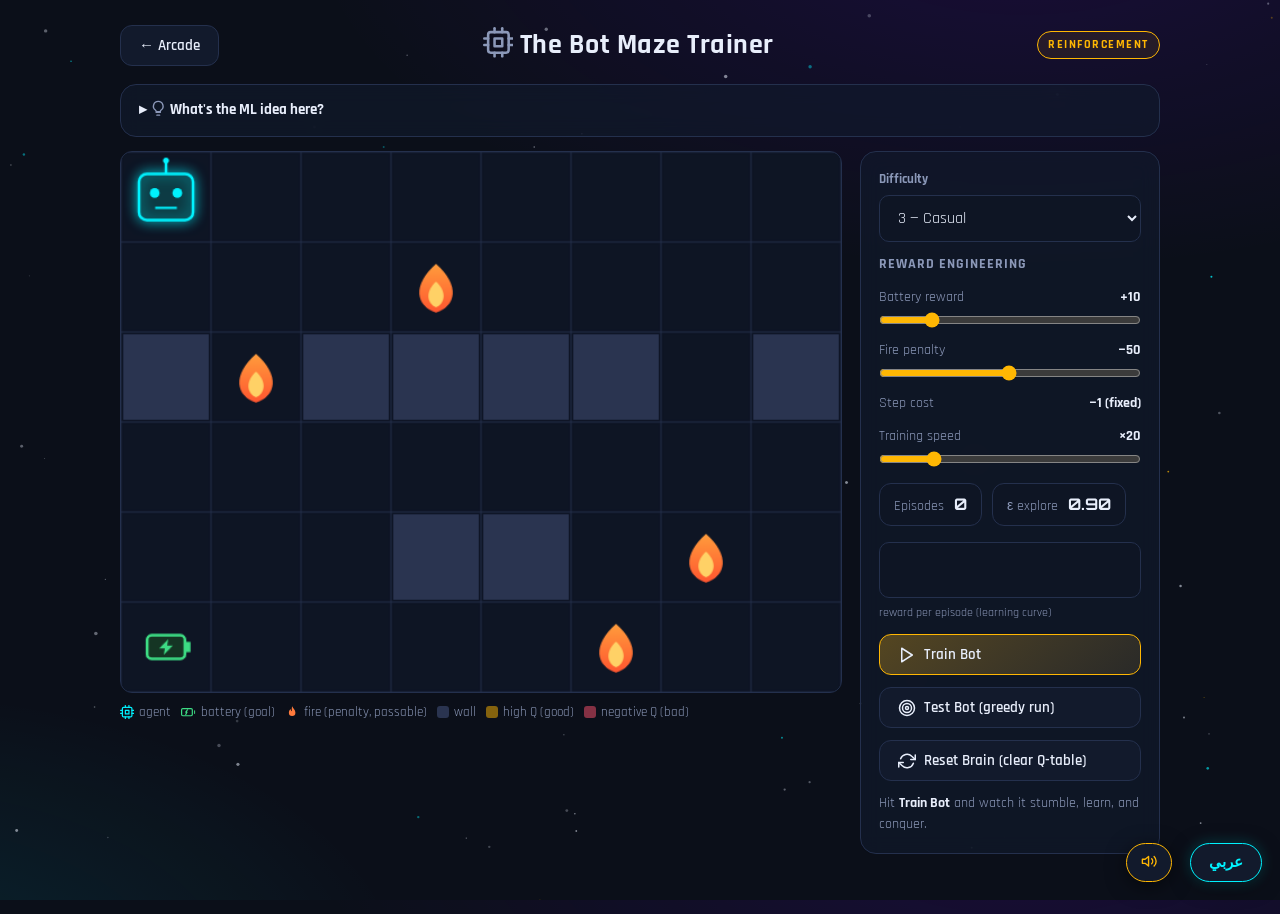
<file: reinforcement.html>
<!DOCTYPE html>
<html lang="en" dir="ltr">
<head>
<meta charset="UTF-8" />
<meta name="viewport" content="width=device-width, initial-scale=1.0" />
<title>Level 3 — The Bot Maze Trainer</title>
<link rel="preconnect" href="https://fonts.googleapis.com">
<link rel="preconnect" href="https://fonts.gstatic.com" crossorigin>
<link href="https://fonts.googleapis.com/css2?family=Orbitron:wght@700;900&family=Rajdhani:wght@500;600;700&family=Cairo:wght@500;700;800&display=swap" rel="stylesheet">
<link rel="stylesheet" href="assets/core.css">
</head>
<body>
<div class="wrap">
  <section id="screen-l3" class="screen">
    <div class="topbar">
      <button class="btn amber" onclick="location.href='index.html'" data-i18n="back">← Arcade</button>
      <h2><svg class="ic"><use href="#i-cpu"/></svg> <span data-i18n="l3Name">The Bot Maze Trainer</span></h2>
      <span class="tag amber" data-i18n="l3Tag">Reinforcement</span>
    </div>

    <details class="explain">
      <summary><svg class="ic"><use href="#i-bulb"/></svg> <span data-i18n="explainTitle">What's the ML idea here?</span></summary>
      <p data-i18n="l3Explain"><b>Reinforcement learning</b> = no labels, no answer key — just <b>rewards and penalties</b>. The bot wanders
      by trial and error; every move updates its <b>Q-table</b> ("how good is action A in cell S?"). Watch the amber glow
      spread <i>backwards</i> from the battery as knowledge propagates. Then try the evil experiment: set the fire
      penalty to −1 and retrain — the bot will happily take the fiery shortcut, because <b>the bot learns whatever your
      rewards actually say</b>, not what you meant. (This is how game AIs, robots, and chatbots get fine-tuned.)</p>
    </details>

    <div class="maze-layout">
      <div>
        <canvas id="l3-canvas" class="game" width="640" height="480"></canvas>
        <div class="legend">
          <span><svg class="ic" style="color:var(--teal)"><use href="#i-cpu"/></svg> <span data-i18n="l3LegAgent">agent</span></span><span><svg class="ic" style="color:var(--good)"><use href="#i-battery"/></svg> <span data-i18n="l3LegGoal">battery (goal)</span></span><span><svg class="ic fill" style="color:#ff7a3c"><use href="#i-flame"/></svg> <span data-i18n="l3LegFire">fire (penalty, passable)</span></span>
          <span><span class="swatch" style="background:#2a3450"></span> <span data-i18n="l3LegWall">wall</span></span>
          <span><span class="swatch" style="background:rgba(255,183,3,.5)"></span> <span data-i18n="l3LegHi">high Q (good)</span></span>
          <span><span class="swatch" style="background:rgba(255,84,112,.5)"></span> <span data-i18n="l3LegLo">negative Q (bad)</span></span>
        </div>
      </div>
      <div class="ctrl-panel">
        <div class="field">
          <label data-i18n="diffLabel">Difficulty</label>
          <select id="l3-diff" onchange="Difficulty.change(3, this.value)"></select>
        </div>
        <h4 data-i18n="l3Panel">Reward Engineering</h4>
        <div class="slider-row">
          <label><span data-i18n="l3Rew">Battery reward</span> <b id="l3-rew-val">+10</b></label>
          <input type="range" id="l3-rew" min="1" max="50" value="10" oninput="MazeGame.syncSliders()">
        </div>
        <div class="slider-row">
          <label><span data-i18n="l3Pen">Fire penalty</span> <b id="l3-pen-val">−50</b></label>
          <input type="range" id="l3-pen" min="1" max="100" value="50" oninput="MazeGame.syncSliders()">
        </div>
        <div class="slider-row">
          <label><span data-i18n="l3StepCost">Step cost</span> <b data-i18n="l3StepFixed">−1 (fixed)</b></label>
        </div>
        <div class="slider-row">
          <label><span data-i18n="l3Speed">Training speed</span> <b id="l3-speed-val">×20</b></label>
          <input type="range" id="l3-speed" min="1" max="100" value="20" oninput="MazeGame.syncSliders()">
        </div>
        <div class="hud" style="margin:4px 0">
          <span class="chip"><span data-i18n="l3ChipEp">Episodes</span> <b id="l3-episodes">0</b></span>
          <span class="chip"><span data-i18n="l3ChipEps">ε explore</span> <b id="l3-eps">0.90</b></span>
        </div>
        <canvas id="rewardChart" width="256" height="56"></canvas>
        <p class="muted" style="font-size:12px;margin-top:-6px" data-i18n="l3Chart">reward per episode (learning curve)</p>
        <button class="btn amber primary" id="l3-train" onclick="MazeGame.toggleTrain()"><svg class="ic"><use href="#i-play"/></svg> <span id="l3-train-label">Train Bot</span></button>
        <button class="btn amber" id="l3-test" onclick="MazeGame.testBot()"><svg class="ic"><use href="#i-target"/></svg> <span data-i18n="l3Test">Test Bot (greedy run)</span></button>
        <button class="btn amber" onclick="MazeGame.resetBrain()"><svg class="ic"><use href="#i-refresh"/></svg> <span data-i18n="l3Reset">Reset Brain (clear Q-table)</span></button>
        <div class="status-line" id="l3-status"></div>
      </div>
    </div>

    <div id="l3-results" class="panel center result-panel" style="display:none">
      <div class="res-icon" id="l3-res-emoji"></div>
      <h3 id="l3-res-title">The bot made it!</h3>
      <p class="muted" id="l3-res-detail"></p>
      <div class="big-metric" style="color:var(--amber);text-shadow:0 0 24px rgba(255,183,3,.45)" id="l3-res-score">0</div>
      <div class="takeaway" style="border-color:var(--amber)" data-i18n="l3Takeaway"><b>Takeaway:</b> Reinforcement learning = trial &amp; error guided by <b>rewards</b>. Change the rewards and you change the behavior — the bot optimizes what you <i>measure</i>, not what you <i>mean</i>.</div>
      <div class="result-actions">
        <button class="btn amber primary" onclick="MazeGame.closeResults()"><svg class="ic"><use href="#i-replay"/></svg> <span data-i18n="l3Keep">Keep Experimenting</span></button>
        <button class="btn amber" onclick="location.href='index.html'" data-i18n="backArcade">Back to Arcade</button>
      </div>
    </div>
  </section>
</div>
<script src="assets/core.js"></script>
<script>
"use strict";
/* ════════════════════════════════════════════════════════════
   LEVEL 3 — REINFORCEMENT: Q-LEARNING MAZE BOT
   ════════════════════════════════════════════════════════════ */
const MazeGame = {
  GW: 8, GH: 6, CELL: 80,
  START: { x: 0, y: 0 }, GOAL: { x: 0, y: 5 },
  WALLS: new Set(["0,2", "2,2", "3,2", "4,2", "5,2", "7,2", "3,4", "4,4"]),
  BASE_FIRES: ["1,2", "3,1", "6,4", "5,5"],
  EXTRA_FIRES: ["5,1", "7,0", "2,5", "4,5", "1,1", "6,5"],   /* never block or shorten the safe route */
  FIRES: new Set(["1,2", "3,1", "6,4", "5,5"]),
  SLIP: 0,
  OPTIMAL_SAFE: 17, OPTIMAL_FIRE: 7,
  ACTIONS: [{ dx: 0, dy: -1 }, { dx: 0, dy: 1 }, { dx: -1, dy: 0 }, { dx: 1, dy: 0 }], // up down left right
  ALPHA: 0.5, GAMMA: 0.9,

  Q: [], episodes: 0, pos: { x: 0, y: 0 }, epSteps: 0, epReward: 0,
  rewardHistory: [],
  training: false, rafId: null, testTimer: null, testing: false,
  trail: [],
  lastStatus: null,

  applyDifficulty() {
    const d = Difficulty.get(3);
    let fires = d <= 2 ? ["1,2", "5,5"] : this.BASE_FIRES.slice();
    const nExtra = d <= 4 ? 0 : d <= 6 ? 2 : d <= 8 ? 4 : 6;
    fires = fires.concat(this.EXTRA_FIRES.slice(0, nExtra));
    this.FIRES = new Set(fires);
    this.SLIP = d >= 9 ? 0.10 : d >= 7 ? 0.06 : d >= 5 ? 0.03 : 0;
  },
  open() {
    App.show("screen-l3");
    $("l3-results").style.display = "none";
    this.applyDifficulty();
    if (!this.Q.length) this.resetBrain(true);
    if (!this.lastStatus) this.setStatus("l3StatusStart");
    this.syncSliders();
    this.draw();
  },
  setStatus(key, vars) {
    this.lastStatus = [key, vars];
    $("l3-status").innerHTML = t(key, vars);
  },
  key(x, y) { return x + "," + y; },
  idx(x, y) { return y * this.GW + x; },
  isWall(x, y) { return x < 0 || y < 0 || x >= this.GW || y >= this.GH || this.WALLS.has(this.key(x, y)); },
  isFire(x, y) { return this.FIRES.has(this.key(x, y)); },
  isGoal(x, y) { return x === this.GOAL.x && y === this.GOAL.y; },

  resetBrain(silent) {
    this.pauseTraining();
    this.stopTest();
    this.Q = Array.from({ length: this.GW * this.GH }, () => [0, 0, 0, 0]);
    this.episodes = 0; this.rewardHistory = [];
    this.pos = { ...this.START }; this.epSteps = 0; this.epReward = 0;
    this.trail = [];
    $("l3-episodes").textContent = "0";
    $("l3-eps").textContent = this.epsilon().toFixed(2);
    if (!silent) this.setStatus("l3StatusWiped");
    this.drawChart();
    this.draw();
  },
  syncSliders() {
    $("l3-rew-val").textContent = "+" + $("l3-rew").value;
    $("l3-pen-val").textContent = "−" + $("l3-pen").value;
    $("l3-speed-val").textContent = "×" + $("l3-speed").value;
  },
  goalReward() { return +$("l3-rew").value; },
  firePenalty() { return -$("l3-pen").value; },
  epsilon() { return Math.max(0.05, 0.9 * Math.exp(-this.episodes / 80)); },

  /* ---- one Q-learning step ---- */
  qStep() {
    const s = this.idx(this.pos.x, this.pos.y);
    const eps = this.epsilon();
    let a;
    if (Math.random() < eps) a = Math.floor(Math.random() * 4);
    else {
      const q = this.Q[s];
      const m = Math.max(...q);
      const best = q.map((v, i) => [v, i]).filter(([v]) => v === m).map(([, i]) => i);
      a = best[Math.floor(Math.random() * best.length)];
    }
    if (this.SLIP && Math.random() < this.SLIP) a = Math.floor(Math.random() * 4);   /* motor slip */
    const d = this.ACTIONS[a];
    let nx = this.pos.x + d.dx, ny = this.pos.y + d.dy;
    if (this.isWall(nx, ny)) { nx = this.pos.x; ny = this.pos.y; }
    let r = -1;
    if (this.isFire(nx, ny)) r += this.firePenalty();
    const terminal = this.isGoal(nx, ny);
    if (terminal) r += this.goalReward();
    const ns = this.idx(nx, ny);
    const target = r + (terminal ? 0 : this.GAMMA * Math.max(...this.Q[ns]));
    this.Q[s][a] += this.ALPHA * (target - this.Q[s][a]);
    this.pos = { x: nx, y: ny };
    this.epSteps++;
    this.epReward += r;
    if (terminal || this.epSteps >= 150) {
      this.episodes++;
      this.rewardHistory.push(this.epReward);
      if (this.rewardHistory.length > 90) this.rewardHistory.shift();
      this.pos = { ...this.START };
      this.epSteps = 0; this.epReward = 0;
      return true; // episode ended
    }
    return false;
  },

  toggleTrain() {
    if (this.training) return this.pauseTraining();
    this.stopTest();
    this.training = true;
    $("l3-train-label").textContent = t("l3Pause");
    this.setStatus("l3StatusTraining");
    const loop = () => {
      if (!this.training) return;
      const speed = +$("l3-speed").value;
      const steps = Math.max(1, Math.round(speed * speed / 33)); // ×1 → 1 step/frame, ×100 → ~300
      let ended = false;
      for (let i = 0; i < steps; i++) ended = this.qStep() || ended;
      $("l3-episodes").textContent = this.episodes;
      $("l3-eps").textContent = this.epsilon().toFixed(2);
      if (ended) this.drawChart();
      this.draw();
      this.rafId = requestAnimationFrame(loop);
    };
    this.rafId = requestAnimationFrame(loop);
  },
  pauseTraining() {
    this.training = false;
    cancelAnimationFrame(this.rafId);
    const btn = $("l3-train-label");
    if (btn) btn.textContent = t("l3Train");
  },

  /* ---- greedy test run ---- */
  testBot() {
    this.pauseTraining();
    this.stopTest();
    this.testing = true;
    this.trail = [];
    let p = { ...this.START }, steps = 0, fires = 0;
    const visited = new Set();
    this.setStatus("l3StatusGreedy");
    this.testTimer = setInterval(() => {
      const q = this.Q[this.idx(p.x, p.y)];
      const m = Math.max(...q);
      const a = q.indexOf(m);
      const d = this.ACTIONS[a];
      let nx = p.x + d.dx, ny = p.y + d.dy;
      if (this.isWall(nx, ny)) { nx = p.x; ny = p.y; }
      p = { x: nx, y: ny };
      steps++;
      this.trail.push({ ...p });
      if (this.isFire(nx, ny)) { fires++; Sound.fire(); shake(); }
      this.pos = { ...p };
      this.draw();
      const stuck = visited.has(this.key(nx, ny) + ":" + a);
      visited.add(this.key(nx, ny) + ":" + a);
      if (this.isGoal(nx, ny)) { this.stopTest(); this.testResult(true, steps, fires); }
      else if (steps >= 60 || stuck && steps > 20) { this.stopTest(); this.testResult(false, steps, fires); }
    }, 170);
  },
  stopTest() {
    clearInterval(this.testTimer);
    this.testTimer = null;
    this.testing = false;
  },
  testResult(reachedGoal, steps, fires) {
    const rp = $("l3-results");
    if (!reachedGoal) {
      resIcon($("l3-res-emoji"), "xc", "bad");
      $("l3-res-title").textContent = t("l3LostTitle");
      $("l3-res-detail").textContent = t("l3LostDetail", { steps });
      $("l3-res-score").textContent = "—";
      Sound.bad();
      rp.style.display = "block";
      rp.scrollIntoView({ behavior: "smooth", block: "nearest" });
      return;
    }
    let score, title, detail, emoji;
    Sound.win();
    if (fires > 0) Badges.award("fireWalker");
    if (fires === 0 && steps <= this.OPTIMAL_SAFE + 2) {
      score = 100; emoji = ["trophy", "amber"];
      title = t("l3OptTitle");
      detail = t("l3OptDetail", { steps, opt: this.OPTIMAL_SAFE });
      Badges.award("optimalBot");
    } else if (fires === 0) {
      score = 80; emoji = ["battery", "good"];
      title = t("l3SafeTitle");
      detail = t("l3SafeDetail", { steps, opt: this.OPTIMAL_SAFE });
    } else {
      score = 60; emoji = ["flame", "bad"];
      title = t("l3FireTitle");
      detail = t("l3FireDetail", { steps, fires, pen: this.firePenalty() });
    }
    resIcon($("l3-res-emoji"), emoji[0], emoji[1]);
    $("l3-res-title").textContent = title;
    $("l3-res-detail").textContent = detail;
    countUp($("l3-res-score"), score, v => v + " " + t("l3Pts"));
    rp.style.display = "block";
    rp.scrollIntoView({ behavior: "smooth", block: "nearest" });
    App.complete(3, Difficulty.applyBonus(3, score), true);
  },
  closeResults() {
    $("l3-results").style.display = "none";
    this.setStatus("l3StatusExperiment");
  },

  /* ---- flat vector sprites ---- */
  drawFlame(ctx, cx, cy, C) {
    const s = C * 0.30;
    ctx.save();
    ctx.translate(cx, cy + s * 0.15);
    const g = ctx.createLinearGradient(0, -s, 0, s);
    g.addColorStop(0, "#ff9d3c"); g.addColorStop(1, "#ff4d2e");
    ctx.fillStyle = g;
    ctx.beginPath();
    ctx.moveTo(0, -s);
    ctx.bezierCurveTo(s * .9, -s * .2, s * .75, s * .55, 0, s * .8);
    ctx.bezierCurveTo(-s * .75, s * .55, -s * .9, -s * .2, 0, -s);
    ctx.fill();
    ctx.fillStyle = "#ffd166";
    ctx.beginPath();
    ctx.moveTo(0, -s * .35);
    ctx.bezierCurveTo(s * .4, 0, s * .35, s * .45, 0, s * .6);
    ctx.bezierCurveTo(-s * .35, s * .45, -s * .4, 0, 0, -s * .35);
    ctx.fill();
    ctx.restore();
  },
  drawBattery(ctx, cx, cy, C) {
    const w = C * 0.42, h = C * 0.26, r = 4;
    ctx.save();
    ctx.translate(cx, cy);
    ctx.fillStyle = "#153524";
    ctx.strokeStyle = "#3ddc84"; ctx.lineWidth = 2.5;
    ctx.beginPath(); ctx.roundRect(-w / 2, -h / 2, w, h, r); ctx.fill(); ctx.stroke();
    ctx.fillStyle = "#3ddc84";
    ctx.fillRect(w / 2 + 1, -h * 0.22, 4, h * 0.44);
    ctx.beginPath();                                     /* charge bolt */
    ctx.moveTo(2, -h * 0.34); ctx.lineTo(-w * 0.18, h * 0.06); ctx.lineTo(-1, h * 0.06);
    ctx.lineTo(-2, h * 0.34); ctx.lineTo(w * 0.18, -h * 0.06); ctx.lineTo(1, -h * 0.06);
    ctx.closePath(); ctx.fill();
    ctx.restore();
  },
  drawRobot(ctx, cx, cy, C) {
    const s = C * 0.30;
    ctx.save();
    ctx.translate(cx, cy);
    ctx.shadowColor = "rgba(0,242,254,.7)"; ctx.shadowBlur = 12;
    ctx.fillStyle = "#0d3b44";
    ctx.strokeStyle = "#00f2fe"; ctx.lineWidth = 2.5;
    ctx.beginPath(); ctx.roundRect(-s, -s * 0.85, s * 2, s * 1.7, 7); ctx.fill(); ctx.stroke();
    ctx.shadowBlur = 0;
    ctx.beginPath(); ctx.moveTo(0, -s * 0.85); ctx.lineTo(0, -s * 1.25); ctx.stroke();   /* antenna */
    ctx.fillStyle = "#00f2fe";
    ctx.beginPath(); ctx.arc(0, -s * 1.35, 2.6, 0, Math.PI * 2); ctx.fill();
    ctx.beginPath(); ctx.arc(-s * 0.42, -s * 0.15, s * 0.18, 0, Math.PI * 2); ctx.fill(); /* eyes */
    ctx.beginPath(); ctx.arc(s * 0.42, -s * 0.15, s * 0.18, 0, Math.PI * 2); ctx.fill();
    ctx.strokeStyle = "#00f2fe"; ctx.lineWidth = 2;
    ctx.beginPath(); ctx.moveTo(-s * 0.4, s * 0.4); ctx.lineTo(s * 0.4, s * 0.4); ctx.stroke(); /* mouth */
    ctx.restore();
  },

  /* ---- rendering ---- */
  draw() {
    const cv = $("l3-canvas"), ctx = cv.getContext("2d");
    const C = this.CELL;
    ctx.clearRect(0, 0, cv.width, cv.height);

    /* Q-value heatmap scaling */
    let maxQ = 0, minQ = 0;
    for (let y = 0; y < this.GH; y++) for (let x = 0; x < this.GW; x++) {
      if (this.isWall(x, y)) continue;
      const v = Math.max(...this.Q[this.idx(x, y)]);
      if (v > maxQ) maxQ = v;
      if (v < minQ) minQ = v;
    }

    for (let y = 0; y < this.GH; y++) {
      for (let x = 0; x < this.GW; x++) {
        const px = x * C, py = y * C;
        if (this.WALLS.has(this.key(x, y))) {
          ctx.fillStyle = "#2a3450";
          ctx.fillRect(px + 2, py + 2, C - 4, C - 4);
          continue;
        }
        /* base cell */
        ctx.fillStyle = "#0e1524";
        ctx.fillRect(px + 2, py + 2, C - 4, C - 4);
        /* heat tint */
        const q = this.Q[this.idx(x, y)];
        const v = Math.max(...q);
        if (v > 0.01 && maxQ > 0) {
          ctx.fillStyle = `rgba(255,183,3,${0.08 + 0.42 * (v / maxQ)})`;
          ctx.fillRect(px + 2, py + 2, C - 4, C - 4);
        } else if (v < -0.01 && minQ < 0) {
          ctx.fillStyle = `rgba(255,84,112,${0.08 + 0.35 * (v / minQ)})`;
          ctx.fillRect(px + 2, py + 2, C - 4, C - 4);
        }
        /* best-action arrow */
        if (q.some(val => Math.abs(val) > 0.01) && !this.isGoal(x, y)) {
          const arrows = ["▲", "▼", "◀", "▶"];
          const a = q.indexOf(Math.max(...q));
          ctx.fillStyle = "rgba(232,238,251,.65)";
          ctx.font = "600 13px 'Segoe UI', sans-serif";
          ctx.textAlign = "center"; ctx.textBaseline = "middle";
          ctx.fillText(arrows[a], px + C - 14, py + 14);
        }
      }
    }

    /* test-run trail */
    if (this.trail.length) {
      ctx.strokeStyle = "rgba(255,183,3,.7)";
      ctx.lineWidth = 4; ctx.lineCap = "round"; ctx.lineJoin = "round";
      ctx.beginPath();
      ctx.moveTo(this.START.x * C + C / 2, this.START.y * C + C / 2);
      for (const t of this.trail) ctx.lineTo(t.x * C + C / 2, t.y * C + C / 2);
      ctx.stroke();
    }

    /* flat vector sprites */
    for (const f of this.FIRES) {
      const [fx, fy] = f.split(",").map(Number);
      this.drawFlame(ctx, fx * C + C / 2, fy * C + C / 2, C);
    }
    this.drawBattery(ctx, this.GOAL.x * C + C / 2, this.GOAL.y * C + C / 2, C);
    this.drawRobot(ctx, this.pos.x * C + C / 2, this.pos.y * C + C / 2, C);

    /* grid lines */
    ctx.strokeStyle = "rgba(36,48,77,.9)";
    ctx.lineWidth = 1;
    for (let x = 0; x <= this.GW; x++) { ctx.beginPath(); ctx.moveTo(x * C, 0); ctx.lineTo(x * C, this.GH * C); ctx.stroke(); }
    for (let y = 0; y <= this.GH; y++) { ctx.beginPath(); ctx.moveTo(0, y * C); ctx.lineTo(this.GW * C, y * C); ctx.stroke(); }
  },

  drawChart() {
    const cv = $("rewardChart"), ctx = cv.getContext("2d");
    ctx.clearRect(0, 0, cv.width, cv.height);
    const data = this.rewardHistory;
    if (data.length < 2) return;
    const lo = Math.min(...data), hi = Math.max(...data);
    const span = Math.max(hi - lo, 1);
    ctx.strokeStyle = "#ffb703";
    ctx.lineWidth = 1.6;
    ctx.beginPath();
    data.forEach((v, i) => {
      const x = i / (data.length - 1) * (cv.width - 8) + 4;
      const y = cv.height - 6 - (v - lo) / span * (cv.height - 12);
      i === 0 ? ctx.moveTo(x, y) : ctx.lineTo(x, y);
    });
    ctx.stroke();
    /* zero line if visible */
    if (lo < 0 && hi > 0) {
      const zy = cv.height - 6 - (0 - lo) / span * (cv.height - 12);
      ctx.strokeStyle = "rgba(139,152,184,.4)";
      ctx.setLineDash([3, 4]);
      ctx.beginPath(); ctx.moveTo(0, zy); ctx.lineTo(cv.width, zy); ctx.stroke();
      ctx.setLineDash([]);
    }
  },
};

Core.boot();
MazeGame.open();
</script>
</body>
</html>
</file>
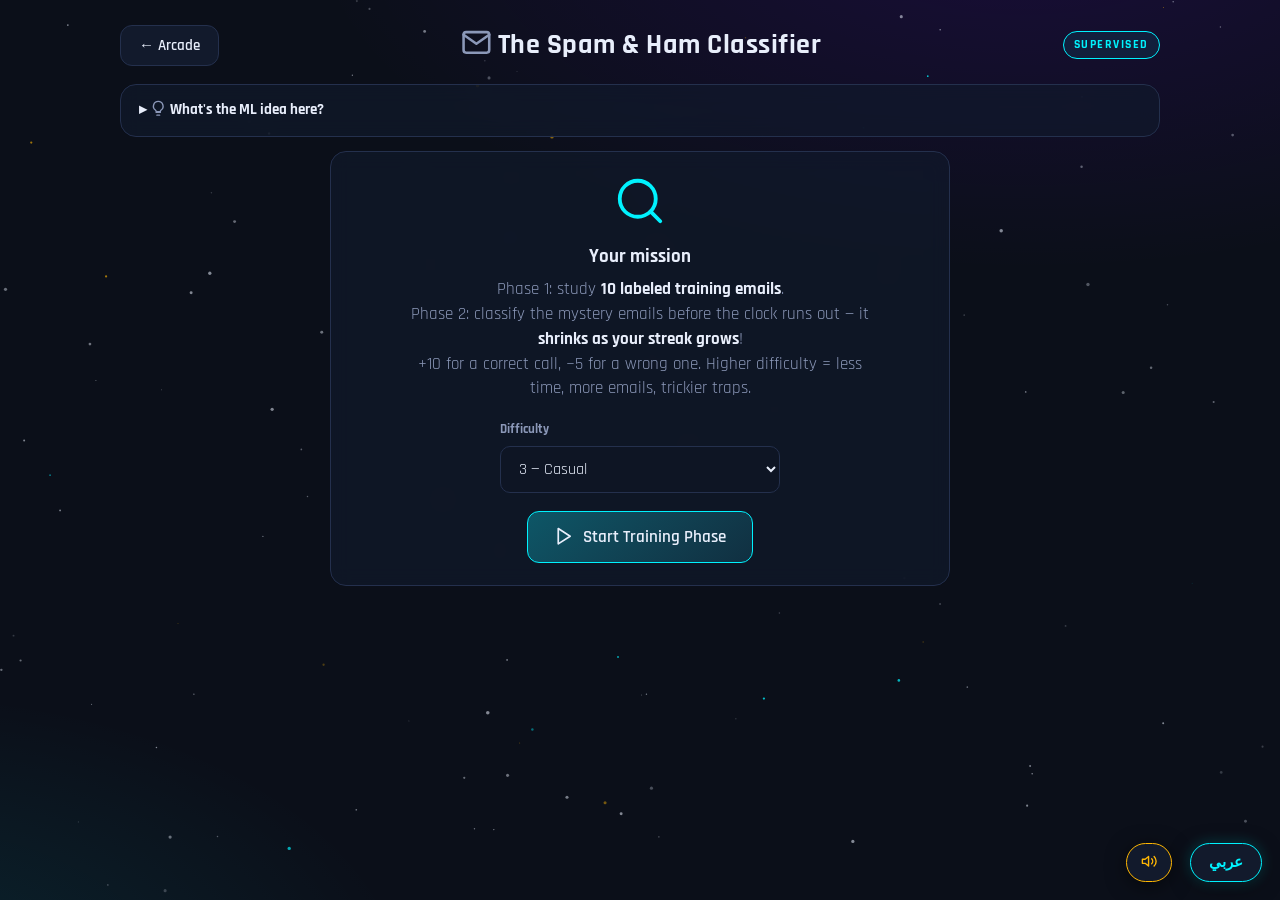
<file: supervised.html>
<!DOCTYPE html>
<html lang="en" dir="ltr">
<head>
<meta charset="UTF-8" />
<meta name="viewport" content="width=device-width, initial-scale=1.0" />
<title>Level 1 — The Spam & Ham Classifier</title>
<link rel="preconnect" href="https://fonts.googleapis.com">
<link rel="preconnect" href="https://fonts.gstatic.com" crossorigin>
<link href="https://fonts.googleapis.com/css2?family=Orbitron:wght@700;900&family=Rajdhani:wght@500;600;700&family=Cairo:wght@500;700;800&display=swap" rel="stylesheet">
<link rel="stylesheet" href="assets/core.css">
</head>
<body>
<div class="wrap">
  <section id="screen-l1" class="screen">
    <div class="topbar">
      <button class="btn teal" onclick="location.href='index.html'" data-i18n="back">← Arcade</button>
      <h2><svg class="ic"><use href="#i-mail"/></svg> <span data-i18n="l1Name">The Spam &amp; Ham Classifier</span></h2>
      <span class="tag teal" data-i18n="l1Tag">Supervised</span>
    </div>

    <details class="explain">
      <summary><svg class="ic"><use href="#i-bulb"/></svg> <span data-i18n="explainTitle">What's the ML idea here?</span></summary>
      <p data-i18n="l1Explain"><b>Supervised learning</b> means learning from examples that come with the correct answers (<b>labels</b>).
      First you'll see <b>training data</b> — emails already stamped SPAM or HAM (not-spam). Your brain will pick up the
      patterns (ALL CAPS, "FREE!!!", sketchy senders…). Then you'll classify <b>new, unlabeled</b> emails —
      exactly what a trained spam filter does millions of times a day.</p>
    </details>

    <!-- intro -->
    <div id="l1-intro" class="panel center email-stage">
      <div class="res-icon" style="color:var(--teal)"><svg class="ic"><use href="#i-search"/></svg></div>
      <h3 style="margin:10px 0 6px" data-i18n="l1Mission">Your mission</h3>
      <p class="muted" style="max-width:460px;margin:0 auto 18px" data-i18n="l1MissionText">
        Phase 1: study <b style="color:var(--text)">10 labeled training emails</b>.<br>
        Phase 2: classify <b style="color:var(--text)">12 mystery emails</b> — 12 seconds each.<br>
        +10 for a correct call, −5 for a wrong one. Misses count against your accuracy!
      </p>
      <div class="field" style="max-width:280px;margin:0 auto 18px">
        <label data-i18n="diffLabel">Difficulty</label>
        <select id="l1-diff" onchange="Difficulty.change(1, this.value)"></select>
      </div>
      <button class="btn teal primary big" onclick="SpamGame.startTraining()"><svg class="ic"><use href="#i-play"/></svg> <span data-i18n="l1Start">Start Training Phase</span></button>
    </div>

    <!-- training -->
    <div id="l1-train" class="email-stage" style="display:none">
      <div class="train-progress" id="l1-train-progress">Training example 1 / 10</div>
      <div class="email-card" id="l1-train-card">
        <span class="stamp ham" id="l1-train-stamp">HAM</span>
        <div class="from" id="l1-train-from"></div>
        <div class="body" id="l1-train-body"></div>
      </div>
      <p class="center muted" style="margin-top:12px" data-i18n="l1Memorize">The machine memorizes patterns from labeled examples…</p>
      <div class="center" style="margin-top:14px">
        <button class="btn teal" onclick="SpamGame.startClassify()"><svg class="ic"><use href="#i-skip"/></svg> <span data-i18n="l1Skip">Skip ahead — I've got the pattern</span></button>
      </div>
    </div>

    <!-- classify -->
    <div id="l1-play" class="email-stage" style="display:none">
      <div class="hud" style="justify-content:center">
        <span class="chip"><span data-i18n="l1ChipEmail">Email</span> <b id="l1-count">1/12</b></span>
        <span class="chip"><span data-i18n="l1ChipScore">Score</span> <b id="l1-score">0</b></span>
        <span class="chip"><span data-i18n="l1ChipStreak">Streak</span> <svg class="ic fill" style="color:var(--amber)"><use href="#i-flame"/></svg> <b id="l1-streak">0</b></span>
      </div>
      <div class="email-card" id="l1-card">
        <div class="from" id="l1-from"></div>
        <div class="body" id="l1-body"></div>
      </div>
      <div class="timer-track"><div class="timer-fill" id="l1-timer"></div></div>
      <div class="sort-btns">
        <button class="btn good big" id="l1-btn-ham" onclick="SpamGame.answer('ham')"><svg class="ic"><use href="#i-inbox"/></svg> <span data-i18n="l1Ham">HAM</span></button>
        <button class="btn danger big" id="l1-btn-spam" onclick="SpamGame.answer('spam')"><svg class="ic"><use href="#i-trash"/></svg> <span data-i18n="l1Spam">SPAM</span></button>
      </div>
      <div class="feedback-line" id="l1-feedback"></div>
      <div class="kbd-hint" data-i18n="l1Kbd">Keyboard: <kbd>←</kbd> HAM &nbsp;·&nbsp; <kbd>→</kbd> SPAM</div>
    </div>

    <!-- results -->
    <div id="l1-results" class="panel center result-panel" style="display:none">
      <div class="res-icon" id="l1-res-emoji"></div>
      <h3 id="l1-res-title">Model trained!</h3>
      <p class="muted" data-i18n="l1AccLabel">Your model's accuracy on unseen data:</p>
      <div class="big-metric" id="l1-res-acc">0%</div>
      <p class="muted" style="margin-top:4px"><span data-i18n="l1FinalScore">Final score:</span> <b id="l1-res-score" style="color:var(--text)">0</b></p>
      <div class="confusion">
        <div class="cell"><b id="l1-tp" style="color:var(--good)">0</b><span data-i18n="l1Tp">Spam caught </span></div>
        <div class="cell"><b id="l1-fn" style="color:var(--bad)">0</b><span data-i18n="l1Fn">Spam let through </span></div>
        <div class="cell"><b id="l1-fp" style="color:var(--bad)">0</b><span data-i18n="l1Fp">Good mail trashed </span></div>
        <div class="cell"><b id="l1-tn" style="color:var(--good)">0</b><span data-i18n="l1Tn">Good mail kept </span></div>
      </div>
      <p class="muted" id="l1-res-note" style="font-size:14px"></p>
      <div class="takeaway" data-i18n="l1Takeaway"><b>Takeaway:</b> Supervised learning = learning a mapping from <b>labeled examples</b> to answers, then applying it to data it has never seen. The labels ARE the teacher.</div>
      <div class="result-actions">
        <button class="btn teal primary" onclick="SpamGame.open()"><svg class="ic"><use href="#i-replay"/></svg> <span data-i18n="l1Again">Play Again</span></button>
        <button class="btn teal" onclick="location.href='index.html'" data-i18n="backArcade">Back to Arcade</button>
      </div>
    </div>
  </section>
</div>
<script src="assets/core.js"></script>
<script>
"use strict";
/* ════════════════════════════════════════════════════════════
   LEVEL 1 — SUPERVISED: SPAM & HAM CLASSIFIER
   ════════════════════════════════════════════════════════════ */
const SpamGame = {
  TRAIN: [
    { from: "prince@lucky-win.biz", label: "spam",
      en: "CONGRATULATIONS!!! You WON $5,000,000 in the international lottery! Click NOW to claim your prize!!!",
      ar: "مبروووك!!! ربحت 5,000,000 دولار في اليانصيب العالمي! اضغط الآن لاستلام جائزتك!!!" },
    { from: "sara@university.edu", label: "ham",
      en: "Hey, are we still meeting at the library at 5 to study for the CS exam?",
      ar: "أهلًا، هل ما زلنا سنلتقي في المكتبة الساعة 5 للمذاكرة لامتحان البرمجة؟" },
    { from: "deals@free-stuff.xyz", label: "spam",
      en: "FREE iPhone 17!!! Limited offer — act FAST and click here before it's GONE!!!",
      ar: "آيفون 17 مجااانًا!!! عرض محدود — اضغط هنا بسرعة قبل نفاد الكمية!!!" },
    { from: "prof.adams@university.edu", label: "ham",
      en: "Reminder: the lab report is due Friday. Submit it on the course portal.",
      ar: "تذكير: تقرير المعمل مطلوب يوم الجمعة. سلّمه عبر بوابة المقرر." },
    { from: "security@paypa1-alerts.com", label: "spam",
      en: "Your account has been LOCKED. Verify your password IMMEDIATELY at this link or lose access!",
      ar: "تم قفل حسابك! أكّد كلمة المرور فورًا من هذا الرابط وإلا ستفقد حسابك نهائيًا!" },
    { from: "mom@gmail.com", label: "ham",
      en: "Don't forget grandma's birthday dinner on Sunday 💛 bring the cake!",
      ar: "لا تنسَ عشاء عيد ميلاد الجدة يوم الأحد 💛 وأحضر التورتة!" },
    { from: "match@luv4u.click", label: "spam",
      en: "Hot singles in YOUR area want to meet you TONIGHT!!! Click to chat now!!!",
      ar: "أشخاص بالقرب منك يريدون التعرف عليك الليلة!!! اضغط للدردشة الآن!!!" },
    { from: "orders@bookstore.com", label: "ham",
      en: "Your package has shipped. You can track it anytime in your account.",
      ar: "تم شحن طلبك. يمكنك تتبعه في أي وقت من حسابك." },
    { from: "jobs@easy-cash.top", label: "spam",
      en: "Make $$$ working from home!!! No experience needed — start earning TODAY!!!",
      ar: "اكسب $$$ من البيت!!! بدون أي خبرة — ابدأ الربح اليوم!!!" },
    { from: "omar@company.com", label: "ham",
      en: "Heads up: team standup moved to 10:30 tomorrow, same room.",
      ar: "تنبيه: اجتماع الفريق أصبح الساعة 10:30 غدًا، في نفس القاعة." },
  ],
  TEST: [
    { from: "travel@dream-trips.win", label: "spam",
      en: "URGENT!!! Claim your FREE vacation to Hawaii — click NOW, only 3 spots left!!!",
      ar: "عاجل!!! استلم رحلتك المجانية إلى هاواي — اضغط الآن، تبقّى 3 أماكن فقط!!!" },
    { from: "nour@university.edu", label: "ham",
      en: "Can you send me the notes from today's AI lecture? I missed the last part.",
      ar: "هل يمكنك إرسال ملاحظات محاضرة الذكاء الاصطناعي اليوم؟ فاتني الجزء الأخير." },
    { from: "rewards@mega-prizes.biz", label: "spam",
      en: "You've been SELECTED for a $1,000 gift card!!! Act fast, offer expires in 10 minutes!!!",
      ar: "تم اختيارك لبطاقة هدايا بقيمة 1,000 دولار!!! أسرع، العرض ينتهي خلال 10 دقائق!!!" },
    { from: "prof.adams@university.edu", label: "ham",
      en: "The practice quiz for Friday is now posted on the portal. Good luck!",
      ar: "تم نشر اختبار التدريب ليوم الجمعة على البوابة. بالتوفيق!" },
    { from: "alerts@secure-bank1.info", label: "spam",
      en: "FINAL WARNING: your bank account will be CLOSED today. Verify your details NOW!",
      ar: "تحذير أخير: سيتم إغلاق حسابك البنكي اليوم. أكّد بياناتك الآن!" },
    { from: "karim@gmail.com", label: "ham",
      en: "Lunch tomorrow? The new shawarma place just opened 🌯 my treat.",
      ar: "غداء غدًا؟ مطعم الشاورما الجديد افتتح 🌯 وعلى حسابي." },
    { from: "invest@moon-coins.click", label: "spam",
      en: "Get RICH with crypto!!! 1000% returns GUARANTEED $$$ join before it moons!!!",
      ar: "اغتنِ بالعملات الرقمية!!! أرباح 1000% مضمووونة $$$ انضم قبل الانفجار!!!" },
    { from: "library@university.edu", label: "ham",
      en: "Your library book is due in 3 days. You can renew it online if needed.",
      ar: "كتاب المكتبة مستحق الإرجاع خلال 3 أيام. يمكنك التجديد عبر الإنترنت." },
    { from: "prince.abdul@royal-mail.top", label: "spam",
      en: "Hello dear friend, I am a prince and I urgently need your help moving $10,000,000...",
      ar: "صديقي العزيز، أنا أمير وأحتاج مساعدتك العاجلة لنقل 10,000,000 دولار..." },
    { from: "dina@company.com", label: "ham",
      en: "Meeting notes attached — I highlighted your action items in yellow.",
      ar: "ملاحظات الاجتماع مرفقة — ظلّلت المهام المطلوبة منك باللون الأصفر." },
    { from: "contest@futbol-prize.xyz", label: "spam",
      en: "WIN WIN WIN!!! FREE tickets to the World Cup final — click to enter NOW!!!",
      ar: "اربح اربح اربح!!! تذاكر مجانية لنهائي كأس العالم — اضغط للاشتراك الآن!!!" },
    { from: "orders@bookstore.com", label: "ham",
      en: "Your order #4482 has been delivered. Thanks for shopping with us!",
      ar: "طلبك رقم #4482 تم توصيله. شكرًا لتسوقك معنا!" },
    /* tricky — mixed signals */
    { from: "prof.adams@university.edu", label: "ham", tricky: true,
      en: "URGENT: tomorrow's exam moved to 9 AM — check the portal NOW!",
      ar: "عاجل: تم نقل امتحان الغد إلى 9 صباحًا — راجع البوابة الآن!" },
    { from: "accounts@secure-pay-invoices.info", label: "spam", tricky: true,
      en: "Hi, following up on our meeting — please review the attached invoice as soon as possible.",
      ar: "مرحبًا، متابعةً لاجتماعنا — رجاءً راجع الفاتورة المرفقة بأسرع وقت ممكن." },
    { from: "events@university.edu", label: "ham", tricky: true,
      en: "You WON the department hackathon! 🎉 Prize pickup at the CS office this week.",
      ar: "لقد فزت في هاكاثون القسم! 🎉 استلم جائزتك من مكتب علوم الحاسب هذا الأسبوع." },
    { from: "billing@netfIix-support.com", label: "spam", tricky: true,
      en: "Netflix: your payment failed. Update your billing info within 24 hours to keep watching.",
      ar: "نتفليكس: فشل الدفع. حدّث بيانات الفوترة خلال 24 ساعة لمواصلة المشاهدة." },
  ],

  TIME_PER_CARD: 12000,   /* base ms to classify each email */
  MIN_TIME: 5000,         /* floor — timer shrinks as your streak grows */
  TRAIN_CARD_MS: 3000,    /* ms each training card stays up */
  trainIdx: 0, trainTimer: null,
  queue: [], idx: 0, score: 0, streak: 0, maxStreak: 0, answered: false,
  timerInt: null, deadline: 0, curTime: 12000, baseTime: 12000, shave: 600,
  tp: 0, tn: 0, fp: 0, fn: 0, misses: 0,

  open() {
    this.stopTimers();
    App.show("screen-l1");
    ["l1-train", "l1-play", "l1-results"].forEach(id => $(id).style.display = "none");
    $("l1-intro").style.display = "block";
  },
  stopTimers() {
    clearInterval(this.trainTimer); clearInterval(this.timerInt);
    this.trainTimer = this.timerInt = null;
  },
  stampText(label) { return label === "spam" ? t("l1StampSpam") : t("l1StampHam"); },

  /* ---- phase 1: training cards ---- */
  startTraining() {
    $("l1-intro").style.display = "none";
    $("l1-train").style.display = "block";
    this.trainIdx = 0;
    this.showTrainCard();
    this.trainTimer = setInterval(() => {
      this.trainIdx++;
      if (this.trainIdx >= this.TRAIN.length) this.startClassify();
      else this.showTrainCard();
    }, this.TRAIN_CARD_MS);
  },
  showTrainCard() {
    const e = this.TRAIN[this.trainIdx];
    $("l1-train-progress").textContent = t("l1TrainProgress", { i: this.trainIdx + 1, n: this.TRAIN.length });
    $("l1-train-from").innerHTML = t("l1From") + " <b>" + e.from + "</b>";
    $("l1-train-body").textContent = e[LANG] || e.en;
    const stamp = $("l1-train-stamp");
    stamp.textContent = this.stampText(e.label);
    stamp.className = "stamp " + e.label;
    const card = $("l1-train-card");
    card.style.animation = "none"; void card.offsetWidth; card.style.animation = "";
  },

  /* ---- phase 2: classify ---- */
  startClassify() {
    if (this.counting) return;
    this.stopTimers();
    $("l1-train").style.display = "none";
    $("l1-play").style.display = "block";
    const d = Difficulty.get(1);
    this.baseTime = clamp(21000 - d * 1700, 4000, 20000);
    this.shave = 400 + d * 60;
    const pool = d <= 4 ? this.TEST.filter(e => !e.tricky) : this.TEST;
    const count = d <= 2 ? 10 : d <= 4 ? 12 : d <= 7 ? 14 : 16;
    const spams = shuffle(pool.filter(e => e.label === "spam"));
    const hams = shuffle(pool.filter(e => e.label === "ham"));
    this.queue = shuffle(spams.slice(0, Math.ceil(count / 2)).concat(hams.slice(0, Math.floor(count / 2))));
    this.idx = 0; this.score = 0; this.streak = 0; this.maxStreak = 0;
    this.tp = this.tn = this.fp = this.fn = this.misses = 0;
    $("l1-score").textContent = "0";
    $("l1-streak").textContent = "0";
    $("l1-streak").parentElement.classList.remove("hot");
    this.counting = true;
    countdown(() => {
      this.counting = false;
      if (document.getElementById("screen-l1").classList.contains("active")) this.nextCard();
    });
  },
  nextCard() {
    if (this.idx >= this.queue.length) return this.finish();
    this.answered = false;
    const e = this.queue[this.idx];
    $("l1-count").textContent = `${this.idx + 1}/${this.queue.length}`;
    $("l1-from").innerHTML = t("l1From") + " <b>" + e.from + "</b>";
    $("l1-body").textContent = e[LANG] || e.en;
    $("l1-feedback").textContent = ""; $("l1-feedback").className = "feedback-line";
    const card = $("l1-card");
    card.className = "email-card";
    card.style.animation = "none"; void card.offsetWidth; card.style.animation = "";
    $("l1-btn-ham").disabled = $("l1-btn-spam").disabled = false;

    /* difficulty ramp: streak shaves time off the clock, floor scales with difficulty */
    this.curTime = Math.max(Math.max(2500, this.baseTime * 0.35), this.baseTime - this.streak * this.shave);
    this.deadline = performance.now() + this.curTime;
    clearInterval(this.timerInt);
    const bar = $("l1-timer");
    bar.classList.remove("warn", "danger");
    this.timerInt = setInterval(() => {
      const left = this.deadline - performance.now();
      const pct = left / this.curTime;
      bar.style.width = clamp(pct * 100, 0, 100) + "%";
      bar.classList.toggle("warn", pct < .5 && pct >= .25);
      bar.classList.toggle("danger", pct < .25);
      if (left <= 0) this.timeout();
    }, 50);
  },
  answer(guess) {
    if (this.answered) return;
    this.answered = true;
    clearInterval(this.timerInt);
    $("l1-btn-ham").disabled = $("l1-btn-spam").disabled = true;
    const truth = this.queue[this.idx].label;
    const correct = guess === truth;
    if (truth === "spam") { correct ? this.tp++ : this.fn++; } else { correct ? this.tn++ : this.fp++; }
    const fb = $("l1-feedback");
    if (correct) {
      this.streak++;
      this.maxStreak = Math.max(this.maxStreak, this.streak);
      this.score += 10;
      fb.textContent = t("l1Correct");
      fb.classList.add("good");
      $("l1-card").classList.add("flash-good");
      Sound.good();
      scorePop("+10", "var(--good)", $("l1-card"));
    } else {
      this.streak = 0;
      this.score -= 5;
      fb.textContent = truth === "spam" ? t("l1WrongSpam") : t("l1WrongHam");
      fb.classList.add("bad");
      $("l1-card").classList.add("flash-bad");
      Sound.bad(); shake();
      scorePop("−5", "var(--bad)", $("l1-card"));
    }
    $("l1-score").textContent = this.score;
    $("l1-streak").textContent = this.streak;
    $("l1-streak").parentElement.classList.toggle("hot", this.streak >= 3);
    this.idx++;
    setTimeout(() => this.nextCard(), 1000);
  },
  timeout() {
    if (this.answered) return;
    this.answered = true;
    clearInterval(this.timerInt);
    $("l1-btn-ham").disabled = $("l1-btn-spam").disabled = true;
    const truth = this.queue[this.idx].label;
    if (truth === "spam") this.fn++; else this.fp++;
    this.misses++;
    this.streak = 0;
    $("l1-streak").textContent = "0";
    $("l1-streak").parentElement.classList.remove("hot");
    const fb = $("l1-feedback");
    fb.textContent = t("l1TooSlow", { label: this.stampText(truth) });
    fb.classList.add("bad");
    $("l1-card").classList.add("flash-bad");
    Sound.bad(); shake();
    this.idx++;
    setTimeout(() => this.nextCard(), 1000);
  },
  finish() {
    this.stopTimers();
    $("l1-play").style.display = "none";
    $("l1-results").style.display = "block";
    const total = this.queue.length;
    const correct = this.tp + this.tn;
    const acc = Math.round(correct / total * 100);
    countUp($("l1-res-acc"), acc, v => v + "%");
    $("l1-res-score").textContent = this.score;
    $("l1-tp").textContent = this.tp; $("l1-tn").textContent = this.tn;
    $("l1-fp").textContent = this.fp; $("l1-fn").textContent = this.fn;
    const passed = acc >= 70;
    if (acc >= 90) resIcon($("l1-res-emoji"), "trophy", "amber");
    else if (passed) resIcon($("l1-res-emoji"), "checkc", "good");
    else resIcon($("l1-res-emoji"), "flask", "muted");
    $("l1-res-title").textContent = acc >= 90 ? t("l1TitleElite") : passed ? t("l1TitleTrained") : t("l1TitleNeeds");
    $("l1-res-note").textContent =
      this.fp > 0 ? t("l1NoteFp", { n: this.fp })
      : this.fn > 0 ? t("l1NoteFn", { n: this.fn })
      : t("l1NotePerfect");
    if (passed) Sound.win();
    if (acc === 100) Badges.award("perfectFilter");
    if (this.maxStreak >= 8) Badges.award("streakLord");
    App.complete(1, Difficulty.applyBonus(1, this.score), passed);
  },
};

/* keyboard for level 1 */
document.addEventListener("keydown", e => {
  if (!document.getElementById("screen-l1").classList.contains("active")) return;
  if ($("l1-play").style.display === "none") return;
  if (e.key === "ArrowLeft") { e.preventDefault(); SpamGame.answer("ham"); }
  if (e.key === "ArrowRight") { e.preventDefault(); SpamGame.answer("spam"); }
});

Core.boot();
SpamGame.open();
</script>
</body>
</html>
</file>
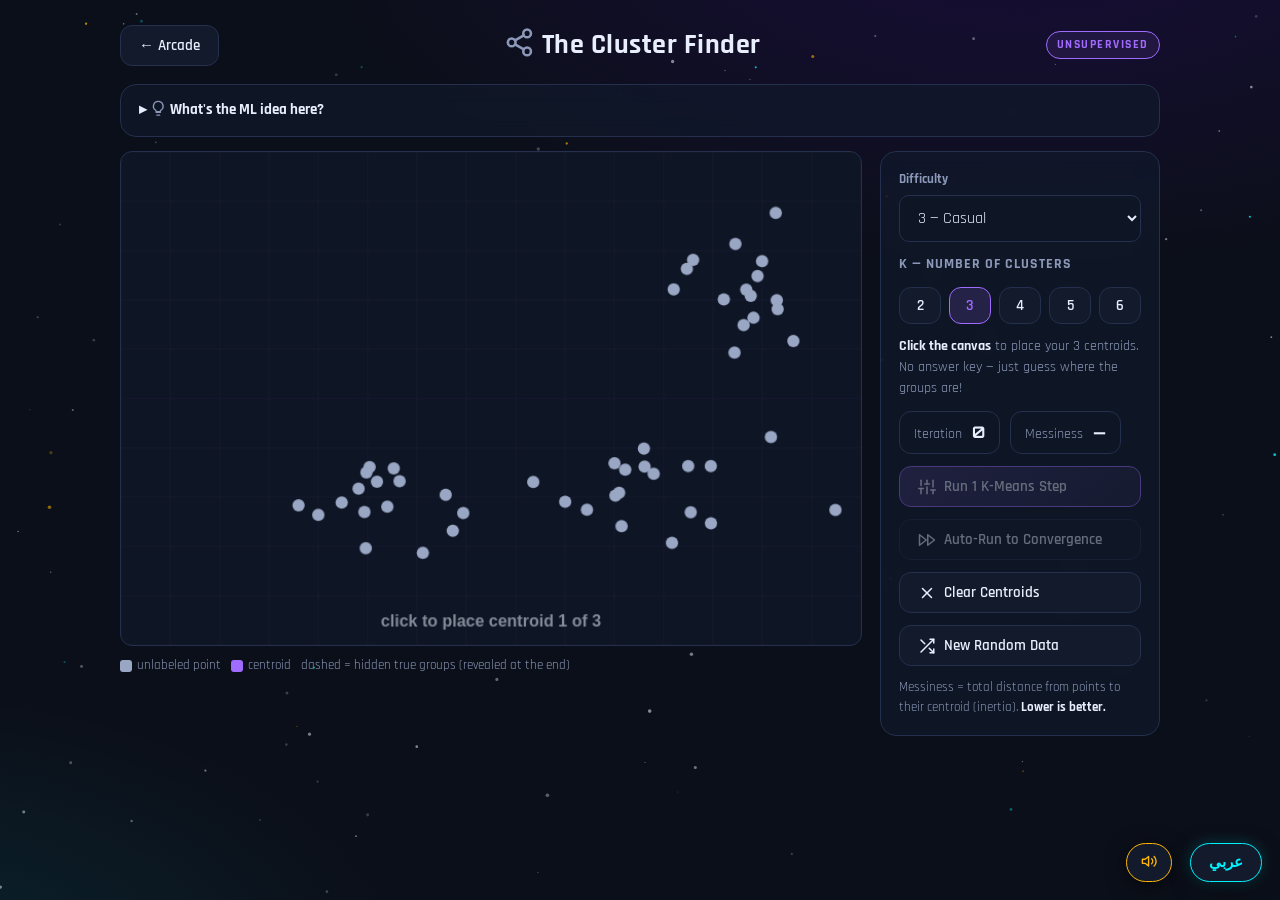
<file: unsupervised.html>
<!DOCTYPE html>
<html lang="en" dir="ltr">
<head>
<meta charset="UTF-8" />
<meta name="viewport" content="width=device-width, initial-scale=1.0" />
<title>Level 2 — The Cluster Finder</title>
<link rel="preconnect" href="https://fonts.googleapis.com">
<link rel="preconnect" href="https://fonts.gstatic.com" crossorigin>
<link href="https://fonts.googleapis.com/css2?family=Orbitron:wght@700;900&family=Rajdhani:wght@500;600;700&family=Cairo:wght@500;700;800&display=swap" rel="stylesheet">
<link rel="stylesheet" href="assets/core.css">
</head>
<body>
<div class="wrap">
  <section id="screen-l2" class="screen">
    <div class="topbar">
      <button class="btn purple" onclick="location.href='index.html'" data-i18n="back">← Arcade</button>
      <h2><svg class="ic"><use href="#i-nodes"/></svg> <span data-i18n="l2Name">The Cluster Finder</span></h2>
      <span class="tag purple" data-i18n="l2Tag">Unsupervised</span>
    </div>

    <details class="explain">
      <summary><svg class="ic"><use href="#i-bulb"/></svg> <span data-i18n="explainTitle">What's the ML idea here?</span></summary>
      <p data-i18n="l2Explain"><b>Unsupervised learning</b> gets <b>no labels at all</b> — just raw data. The algorithm's job is to discover
      hidden structure by itself. Here you'll run <b>K-Means</b>: drop K "centroids" (cluster centers), then each step
      the algorithm ① assigns every point to its nearest centroid and ② moves each centroid to the middle of its points.
      Repeat until nothing moves — the machine just <i>found groups nobody told it about</i>. (Real uses: customer
      segments, galaxy types, playlist vibes.)</p>
    </details>

    <div class="cluster-layout">
      <div>
        <canvas id="l2-canvas" class="game" width="720" height="480"></canvas>
        <div class="legend">
          <span><span class="swatch" style="background:#9aa7c4"></span> <span data-i18n="l2LegPoint">unlabeled point</span></span>
          <span><span class="swatch" style="background:var(--purple)"></span> <span data-i18n="l2LegCentroid">centroid</span></span>
          <span data-i18n="l2LegTrue">dashed = hidden true groups (revealed at the end)</span>
        </div>
      </div>
      <div class="ctrl-panel">
        <div class="field">
          <label data-i18n="diffLabel">Difficulty</label>
          <select id="l2-diff" onchange="Difficulty.change(2, this.value)"></select>
        </div>
        <h4 data-i18n="l2KTitle">K — number of clusters</h4>
        <div class="kpicker" id="l2-kpicker">
          <button class="btn purple" data-k="2" onclick="ClusterGame.setK(2)">2</button>
          <button class="btn purple sel" data-k="3" onclick="ClusterGame.setK(3)">3</button>
          <button class="btn purple" data-k="4" onclick="ClusterGame.setK(4)">4</button>
          <button class="btn purple" data-k="5" onclick="ClusterGame.setK(5)">5</button>
          <button class="btn purple" data-k="6" onclick="ClusterGame.setK(6)">6</button>
        </div>
        <div class="status-line" id="l2-status"></div>
        <div class="hud" style="margin:0">
          <span class="chip"><span data-i18n="l2ChipIter">Iteration</span> <b id="l2-iter">0</b></span>
          <span class="chip"><span data-i18n="l2ChipMess">Messiness</span> <b id="l2-inertia">—</b></span>
        </div>
        <button class="btn purple primary" id="l2-step" onclick="ClusterGame.manualStep()" disabled ><svg class="ic"><use href="#i-sliders"/></svg> <span data-i18n="l2Step">Run 1 K-Means Step</span></button>
        <button class="btn purple" id="l2-auto" onclick="ClusterGame.autoRun()" disabled ><svg class="ic"><use href="#i-ff"/></svg> <span data-i18n="l2Auto">Auto-Run to Convergence</span></button>
        <button class="btn purple" id="l2-clear" onclick="ClusterGame.clearCentroids()" ><svg class="ic"><use href="#i-x"/></svg> <span data-i18n="l2Clear">Clear Centroids</span></button>
        <button class="btn purple" onclick="ClusterGame.open()"><svg class="ic"><use href="#i-shuffle"/></svg> <span data-i18n="l2New">New Random Data</span></button>
        <p class="muted" style="font-size:13px" data-i18n="l2MessNote">Messiness = total distance from points to their centroid (inertia). <b style="color:var(--text)">Lower is better.</b></p>
      </div>
    </div>

    <div id="l2-results" class="panel center result-panel" style="display:none">
      <div class="res-icon" style="color:var(--purple)"><svg class="ic"><use href="#i-search"/></svg></div>
      <h3 data-i18n="l2ResTitle">Clusters discovered!</h3>
      <p class="muted" data-i18n="l2ResLabel">How close you got to the best possible grouping:</p>
      <div class="big-metric" style="color:var(--purple);text-shadow:0 0 24px rgba(160,107,255,.45)" id="l2-res-score">0%</div>
      <p class="muted" id="l2-res-note"></p>
      <div class="takeaway" style="border-color:var(--purple)" data-i18n="l2Takeaway"><b>Takeaway:</b> Unsupervised learning = discovering structure in data with <b>zero labels</b>. Nobody said "these are the groups" — K-Means found them from geometry alone.</div>
      <div class="result-actions">
        <button class="btn purple primary" onclick="ClusterGame.open()"><svg class="ic"><use href="#i-shuffle"/></svg> <span data-i18n="l2AgainBtn">New Data, Go Again</span></button>
        <button class="btn purple" onclick="location.href='index.html'" data-i18n="backArcade">Back to Arcade</button>
      </div>
    </div>
  </section>
</div>
<script src="assets/core.js"></script>
<script>
"use strict";
/* ════════════════════════════════════════════════════════════
   LEVEL 2 — UNSUPERVISED: K-MEANS CLUSTER FINDER
   ════════════════════════════════════════════════════════════ */
const ClusterGame = {
  W: 720, H: 480,
  COLORS: ["#00f2fe", "#ff4d8d", "#ffb703", "#7cff6b", "#ff9d3c", "#c084fc"],
  K: 3,
  points: [], trueCenters: [],
  centroids: [],           // {x,y,tx,ty} in normalized [0,1] coords
  assignments: [],
  iter: 0, converged: false, started: false, finished: false,
  autoTimer: null, rafId: null, optimalInertia: 0,
  lastStatus: null,

  open() {
    this.stopAuto();
    App.show("screen-l2");
    $("l2-results").style.display = "none";
    this.generateData();
    this.clearCentroids();
    this.startRenderLoop();
  },
  setStatus(key, vars) {
    this.lastStatus = [key, vars];
    $("l2-status").innerHTML = t(key, vars);
  },

  /* ---- data generation: 3 hidden gaussian blobs ---- */
  generateData() {
    const d = Difficulty.get(2);
    const nBlobs = [3, 3, 3, 4, 4, 4, 5, 5, 6, 6][d - 1];
    const sep = Math.max(0.17, 0.42 - d * 0.022);
    const sigma = 0.04 + d * 0.004;
    const perBlob = Math.max(9, Math.round(48 / nBlobs));
    const nNoise = Math.round((d - 1) * 1.1);
    this.trueCenters = [];
    let guard = 0;
    while (this.trueCenters.length < nBlobs && guard++ < 900) {
      const c = { x: 0.14 + Math.random() * 0.72, y: 0.14 + Math.random() * 0.72 };
      if (this.trueCenters.every(o => Math.hypot(o.x - c.x, o.y - c.y) > sep)) this.trueCenters.push(c);
    }
    while (this.trueCenters.length < nBlobs) this.trueCenters.push({ x: 0.1 + Math.random() * 0.8, y: 0.1 + Math.random() * 0.8 });
    const gauss = () => {
      let u = 0, v = 0;
      while (u === 0) u = Math.random();
      while (v === 0) v = Math.random();
      return Math.sqrt(-2 * Math.log(u)) * Math.cos(2 * Math.PI * v);
    };
    this.points = [];
    for (const c of this.trueCenters) {
      for (let i = 0; i < perBlob; i++) {
        this.points.push({
          x: clamp(c.x + gauss() * sigma, 0.03, 0.97),
          y: clamp(c.y + gauss() * sigma, 0.03, 0.97),
        });
      }
    }
    for (let i = 0; i < nNoise; i++) this.points.push({ x: 0.03 + Math.random() * 0.94, y: 0.03 + Math.random() * 0.94 });
    this.optimalInertia = this.computeOptimal(this.K);
  },

  /* best-achievable inertia for K via multi-restart k-means (pure math, no rendering) */
  computeOptimal(K) {
    let best = Infinity;
    for (let r = 0; r < 14; r++) {
      const idxs = shuffle(this.points.map((_, i) => i)).slice(0, K);
      let cents = idxs.map(i => ({ x: this.points[i].x, y: this.points[i].y }));
      for (let it = 0; it < 60; it++) {
        const assign = this.points.map(p => this.nearest(p, cents));
        const next = cents.map((c, k) => {
          const mine = this.points.filter((_, i) => assign[i] === k);
          if (!mine.length) return { x: c.x, y: c.y };
          return { x: mine.reduce((s, p) => s + p.x, 0) / mine.length, y: mine.reduce((s, p) => s + p.y, 0) / mine.length };
        });
        const moved = Math.max(...cents.map((c, k) => Math.hypot(c.x - next[k].x, c.y - next[k].y)));
        cents = next;
        if (moved < 1e-7) break;
      }
      const assign = this.points.map(p => this.nearest(p, cents));
      best = Math.min(best, this.inertiaOf(assign, cents));
    }
    return best;
  },
  nearest(p, cents) {
    let bi = 0, bd = Infinity;
    cents.forEach((c, i) => { const d = (p.x - c.x) ** 2 + (p.y - c.y) ** 2; if (d < bd) { bd = d; bi = i; } });
    return bi;
  },
  inertiaOf(assign, cents) {
    return this.points.reduce((s, p, i) => {
      const c = cents[assign[i]];
      return s + (p.x - c.x) ** 2 + (p.y - c.y) ** 2;
    }, 0);
  },

  /* ---- controls ---- */
  setK(k) {
    if (this.started && !this.finished) return; // no switching mid-run
    this.K = k;
    document.querySelectorAll("#l2-kpicker .btn").forEach(b => b.classList.toggle("sel", +b.dataset.k === k));
    this.optimalInertia = this.computeOptimal(k);
    this.clearCentroids();
  },
  clearCentroids() {
    this.stopAuto();
    this.centroids = [];
    this.assignments = this.points.map(() => -1);
    this.iter = 0; this.converged = false; this.started = false; this.finished = false;
    $("l2-results").style.display = "none";
    $("l2-iter").textContent = "0";
    $("l2-inertia").textContent = "—";
    $("l2-step").disabled = $("l2-auto").disabled = true;
    this.setStatus("l2StatusPlace", { k: this.K });
  },
  canvasClick(e) {
    if (this.started || this.centroids.length >= this.K) return;
    const cv = $("l2-canvas"), r = cv.getBoundingClientRect();
    const x = (e.clientX - r.left) / r.width, y = (e.clientY - r.top) / r.height;
    this.centroids.push({ x, y, tx: x, ty: y });
    const left = this.K - this.centroids.length;
    if (left > 0) {
      this.setStatus("l2StatusMore", { n: left, s: left > 1 ? "s" : "" });
    } else {
      $("l2-step").disabled = $("l2-auto").disabled = false;
      this.setStatus("l2StatusReady", { k: this.K });
    }
  },

  /* ---- k-means iteration (assign → move) ---- */
  step() {
    if (this.converged || this.centroids.length < this.K) return;
    this.started = true;
    this.iter++;
    this.assignments = this.points.map(p => this.nearest(p, this.centroids.map(c => ({ x: c.tx, y: c.ty }))));
    let moved = 0;
    this.centroids.forEach((c, k) => {
      const ptx = c.tx, pty = c.ty;
      const mine = this.points.filter((_, i) => this.assignments[i] === k);
      if (mine.length) {
        c.tx = mine.reduce((s, p) => s + p.x, 0) / mine.length;
        c.ty = mine.reduce((s, p) => s + p.y, 0) / mine.length;
      }
      moved = Math.max(moved, Math.hypot(ptx - c.tx, pty - c.ty));
    });
    const inertia = this.inertiaOf(this.assignments, this.centroids.map(c => ({ x: c.tx, y: c.ty })));
    $("l2-iter").textContent = this.iter;
    $("l2-inertia").textContent = Math.round(inertia * 1000);
    this.setStatus("l2StatusStep", { i: this.iter });
    if (moved < 0.002 && this.iter > 1) this.converged = true;
    return inertia;
  },
  manualStep() {
    this.stopAuto();
    Sound.click();
    this.step();
    if (this.converged) this.finish();
  },
  autoRun() {
    this.stopAuto();
    const loop = () => {
      this.step();
      if (this.converged || this.iter >= 30) return this.finish();
      this.autoTimer = setTimeout(loop, 650);
    };
    loop();
  },
  stopAuto() { clearTimeout(this.autoTimer); this.autoTimer = null; },

  finish() {
    if (this.finished) return;
    this.finished = true;
    this.stopAuto();
    $("l2-step").disabled = $("l2-auto").disabled = true;
    const finalInertia = this.inertiaOf(this.assignments, this.centroids.map(c => ({ x: c.tx, y: c.ty })));
    const score = clamp(Math.round(this.optimalInertia / Math.max(finalInertia, 1e-9) * 100), 0, 100);
    this.setStatus("l2StatusConverged", { i: this.iter });
    countUp($("l2-res-score"), score, v => v + "%");
    $("l2-res-note").textContent =
      score >= 95 ? t("l2NoteHigh", { i: this.iter }) :
      score >= 75 ? t("l2NoteMid", { i: this.iter }) :
      t("l2NoteLow", { i: this.iter });
    $("l2-results").style.display = "block";
    $("l2-results").scrollIntoView({ behavior: "smooth", block: "nearest" });
    Sound.win();
    if (this.iter <= 3 && score >= 95) Badges.award("clusterMaster");
    App.complete(2, Difficulty.applyBonus(2, score), score >= 60);
  },

  /* ---- render loop ---- */
  startRenderLoop() {
    cancelAnimationFrame(this.rafId);
    const cv = $("l2-canvas"), ctx = cv.getContext("2d");
    const draw = () => {
      if (!document.getElementById("screen-l2").classList.contains("active")) { this.rafId = null; return; }
      ctx.clearRect(0, 0, this.W, this.H);
      /* subtle grid */
      ctx.strokeStyle = "rgba(160,107,255,.06)";
      ctx.lineWidth = 1;
      for (let gx = 0; gx <= this.W; gx += 48) { ctx.beginPath(); ctx.moveTo(gx, 0); ctx.lineTo(gx, this.H); ctx.stroke(); }
      for (let gy = 0; gy <= this.H; gy += 48) { ctx.beginPath(); ctx.moveTo(0, gy); ctx.lineTo(this.W, gy); ctx.stroke(); }

      /* reveal hidden true groups after finish */
      if (this.finished) {
        ctx.setLineDash([6, 6]);
        ctx.strokeStyle = "rgba(232,238,251,.35)";
        ctx.lineWidth = 1.5;
        for (const c of this.trueCenters) {
          ctx.beginPath();
          ctx.arc(c.x * this.W, c.y * this.H, 0.13 * this.W, 0, Math.PI * 2);
          ctx.stroke();
        }
        ctx.setLineDash([]);
      }

      /* points */
      this.points.forEach((p, i) => {
        const a = this.assignments[i];
        ctx.beginPath();
        ctx.arc(p.x * this.W, p.y * this.H, 6, 0, Math.PI * 2);
        if (a >= 0 && this.started) {
          ctx.fillStyle = this.COLORS[a];
          ctx.shadowColor = this.COLORS[a];
          ctx.shadowBlur = 8;
        } else {
          ctx.fillStyle = "#9aa7c4";
          ctx.shadowBlur = 0;
        }
        ctx.fill();
        ctx.shadowBlur = 0;
      });

      /* centroids (lerp toward targets) */
      this.centroids.forEach((c, k) => {
        c.x += (c.tx - c.x) * 0.12;
        c.y += (c.ty - c.y) * 0.12;
        const px = c.x * this.W, py = c.y * this.H;
        ctx.strokeStyle = this.COLORS[k];
        ctx.lineWidth = 3.5;
        ctx.shadowColor = this.COLORS[k];
        ctx.shadowBlur = 14;
        ctx.beginPath();
        ctx.moveTo(px - 11, py); ctx.lineTo(px + 11, py);
        ctx.moveTo(px, py - 11); ctx.lineTo(px, py + 11);
        ctx.stroke();
        ctx.shadowBlur = 0;
        ctx.beginPath();
        ctx.arc(px, py, 15, 0, Math.PI * 2);
        ctx.lineWidth = 1.5;
        ctx.stroke();
      });

      /* placement hint */
      if (!this.started && this.centroids.length < this.K) {
        ctx.fillStyle = "rgba(232,238,251,.55)";
        ctx.font = "600 16px 'Segoe UI', Tahoma, sans-serif";
        ctx.textAlign = "center";
        ctx.fillText(t("l2CanvasHint", { i: this.centroids.length + 1, k: this.K }), this.W / 2, this.H - 18);
      }
      this.rafId = requestAnimationFrame(draw);
    };
    this.rafId = requestAnimationFrame(draw);
  },
};
$("l2-canvas").addEventListener("click", e => ClusterGame.canvasClick(e));

Core.boot();
ClusterGame.open();
</script>
</body>
</html>
</file>
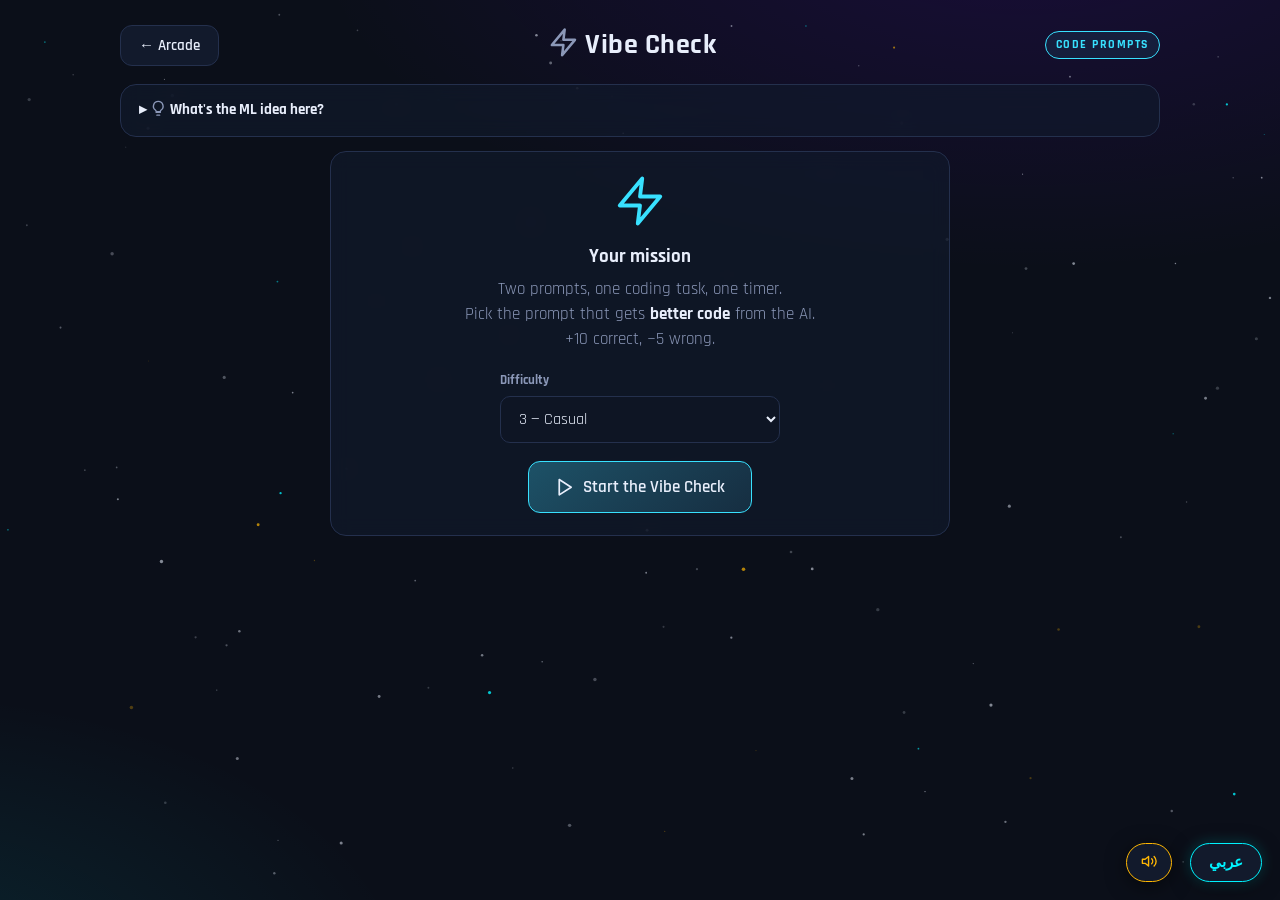
<file: vibe-check.html>
<!DOCTYPE html>
<html lang="en" dir="ltr">
<head>
<meta charset="UTF-8" />
<meta name="viewport" content="width=device-width, initial-scale=1.0" />
<title>Warm-Up 2 — Vibe Check</title>
<link rel="preconnect" href="https://fonts.googleapis.com">
<link rel="preconnect" href="https://fonts.gstatic.com" crossorigin>
<link href="https://fonts.googleapis.com/css2?family=Orbitron:wght@700;900&family=Rajdhani:wght@500;600;700&family=Cairo:wght@500;700;800&display=swap" rel="stylesheet">
<link rel="stylesheet" href="assets/core.css">
</head>
<body>
<div class="wrap">
  <section id="screen-l9" class="screen active">
    <div class="topbar">
      <button class="btn cyan" onclick="location.href='index.html'" data-i18n="back">← Arcade</button>
      <h2><svg class="ic"><use href="#i-zap"/></svg> <span data-i18n="card9Title">Vibe Check</span></h2>
      <span class="tag cyan" data-i18n="s9Tag">Code Prompts</span>
    </div>

    <details class="explain">
      <summary><svg class="ic"><use href="#i-bulb"/></svg> <span data-i18n="explainTitle">What's the ML idea here?</span></summary>
      <p data-i18n="s9Explain"></p>
    </details>

    <div id="s9-intro" class="panel center email-stage">
      <div class="res-icon" style="color:#38e1ff"><svg class="ic"><use href="#i-zap"/></svg></div>
      <h3 style="margin:10px 0 6px" data-i18n="s9Mission">Your mission</h3>
      <p class="muted" style="max-width:480px;margin:0 auto 18px" data-i18n="s9MissionText"></p>
      <div class="field" style="max-width:280px;margin:0 auto 18px">
        <label data-i18n="diffLabel">Difficulty</label>
        <select id="l9-diff" onchange="Difficulty.change(9, this.value)"></select>
      </div>
      <button class="btn cyan primary big" onclick="CheckGame.start()"><svg class="ic"><use href="#i-play"/></svg> <span data-i18n="s9Start">Start the Vibe Check</span></button>
    </div>

    <div id="s9-play" style="display:none">
      <div class="hud" style="justify-content:center">
        <span class="chip"><span data-i18n="s5ChipRound">Round</span> <b id="s9-count">1/10</b></span>
        <span class="chip"><span data-i18n="l1ChipScore">Score</span> <b id="s9-score">0</b></span>
        <span class="chip"><span data-i18n="l1ChipStreak">Streak</span> <svg class="ic fill" style="color:var(--amber)"><use href="#i-flame"/></svg> <b id="s9-streak">0</b></span>
      </div>
      <div class="panel">
        <p class="center muted" style="font-size:13px;letter-spacing:1.5px;text-transform:uppercase" data-i18n="s9TaskLabel">The coding task</p>
        <h3 class="center" id="s9-task" style="margin:6px 0 4px"></h3>
        <p class="center muted" style="font-size:14px" data-i18n="s9WhichLabel">Which prompt would a real vibe coder send?</p>
        <div class="timer-track"><div class="timer-fill" id="s9-timer"></div></div>
        <div class="ab-grid" id="s9-ab"></div>
        <div class="feedback-line" id="s9-feedback"></div>
      </div>
    </div>

    <div id="s9-results" class="panel center result-panel" style="display:none">
      <div class="res-icon" id="s9-res-icon"></div>
      <h3 id="s9-res-title"></h3>
      <p class="muted" data-i18n="s9AccLabel">Your vibe accuracy:</p>
      <div class="big-metric" style="color:#38e1ff;text-shadow:0 0 24px rgba(56,225,255,.4)" id="s9-res-acc">0%</div>
      <p class="muted" style="margin-top:4px"><span data-i18n="l1FinalScore">Final score:</span> <b id="s9-res-score" style="color:var(--text)">0</b></p>
      <div class="takeaway" style="border-color:#38e1ff" data-i18n="s9Takeaway"></div>
      <div class="result-actions">
        <button class="btn cyan primary" onclick="CheckGame.open()"><svg class="ic"><use href="#i-replay"/></svg> <span data-i18n="l1Again">Play Again</span></button>
        <button class="btn cyan" onclick="location.href='vibe-studio.html'"><svg class="ic"><use href="#i-ff"/></svg> <span data-i18n="s9Next">Next: Vibe Studio</span></button>
      </div>
    </div>
  </section>
</div>
<script src="assets/core.js"></script>
<script>
"use strict";
Object.assign(I18N.en, {
  s9Tag: "Code Prompts",
  s9Explain: `<b>Vibe coding</b> = building software by describing what you want and letting AI write the code. Your prompt IS your skill. The habits that separate pros from beginners: <b>be specific</b>, <b>give examples</b>, <b>start with the smallest working version</b>, <b>paste errors back instead of starting over</b>, and <b>test after every change</b>. Every round shows two prompts for the same coding task — spot the pro's.`,
  s9Mission: "Your mission",
  s9MissionText: `Two prompts, one coding task, one timer.<br>Pick the prompt that gets <b style="color:var(--text)">better code</b> from the AI.<br>+10 correct, −5 wrong.`,
  s9Start: "Start the Vibe Check",
  s9TaskLabel: "The coding task", s9WhichLabel: "Which prompt would a real vibe coder send?",
  s9Correct: "That's the vibe! +10", s9Wrong: "Nope — the other one. {why} −5", s9TooSlow: "Too slow — the deadline shipped without you!",
  s9AccLabel: "Your vibe accuracy:",
  s9TitleElite: "Vibe Certified!", s9TitleGood: "Strong vibes!", s9TitleNeeds: "The vibes are off…",
  s9Next: "Next: Vibe Studio",
  s9Takeaway: `<b>Takeaway:</b> in vibe coding, the prompt is the craft — specific beats vague, examples beat adjectives, small steps beat mega-prompts, and pasting the error back beats rage-deleting. Keep these instincts for the session ahead.`,
});
Object.assign(I18N.ar, {
  s9Tag: "أوامر الكود",
  s9Explain: `<b>البرمجة بالذوق (Vibe Coding)</b> = بناء البرمجيات بوصف ما تريده وترك الذكاء الاصطناعي يكتب الكود. أمرك هو مهارتك. العادات التي تفرق المحترف عن المبتدئ: <b>كن محددًا</b>، <b>أعطِ أمثلة</b>، <b>ابدأ بأصغر نسخة تعمل</b>، <b>ألصق الأخطاء بدل البدء من الصفر</b>، و<b>اختبر بعد كل تغيير</b>. كل جولة تعرض أمرين لنفس المهمة البرمجية — اكتشف أمر المحترف.`,
  s9Mission: "مهمتك",
  s9MissionText: `أمران، مهمة برمجية واحدة، ومؤقت واحد.<br>اختر الأمر الذي ينتج <b style="color:var(--text)">كودًا أفضل</b> من الذكاء الاصطناعي.<br>+10 للصحيح و −5 للخطأ.`,
  s9Start: "ابدأ فحص الذوق",
  s9TaskLabel: "المهمة البرمجية", s9WhichLabel: "أي أمر يرسله مبرمج الذوق الحقيقي؟",
  s9Correct: "هذا هو الذوق! +10", s9Wrong: "لا — الآخر. {why} −5", s9TooSlow: "متأخر — الموعد النهائي رحل بدونك!",
  s9AccLabel: "دقة ذوقك:",
  s9TitleElite: "معتمَد الذوق!", s9TitleGood: "ذوق قوي!", s9TitleNeeds: "الذوق مضطرب…",
  s9Next: "التالي: استوديو الذوق",
  s9Takeaway: `<b>الخلاصة:</b> في البرمجة بالذوق، الأمر هو الحرفة — المحدد يغلب الغامض، والأمثلة تغلب الصفات، والخطوات الصغيرة تغلب الأوامر العملاقة، ولصق الخطأ يغلب الحذف الغاضب. احتفظ بهذه الغرائز للجلسة القادمة.`,
});

const CheckGame = {
  ROUNDS: [
    { task: { en: "Add a button to your game", ar: "أضف زرًا للعبتك" },
      good: { en: "Add an HTML button labeled “Start”: teal background, rounded corners, glows on hover, centered under the title.", ar: "أضف زر HTML بعنوان «ابدأ»: خلفية فيروزية وزوايا مستديرة، يتوهج عند المرور، في المنتصف تحت العنوان." },
      bad: { en: "make button", ar: "اعمل زر" },
      why: { en: "Specific beats vague.", ar: "المحدد يغلب الغامض." } },
    { task: { en: "The AI's code has a bug", ar: "كود الذكاء فيه خطأ" },
      good: { en: "The score resets when I click twice fast. Console says: “TypeError: score is undefined (line 42)”. Fix only that.", ar: "النتيجة تُصفَّر عند النقر مرتين بسرعة. الكونسول يقول: «TypeError: score is undefined (line 42)». أصلح هذا فقط." },
      bad: { en: "it's broken. delete everything and rewrite the whole app.", ar: "الكود بايظ. امسح كل شيء وأعد كتابة التطبيق كله." },
      why: { en: "Paste the error back — don't rage-delete.", ar: "ألصق الخطأ — لا تحذف بغضب." } },
    { task: { en: "Start a brand-new app", ar: "ابدأ تطبيقًا جديدًا" },
      good: { en: "Build the simplest working version first: a page with a title and one button that shows an alert. We'll add features one by one.", ar: "ابنِ أبسط نسخة تعمل أولًا: صفحة بعنوان وزر واحد يعرض تنبيهًا. سنضيف الميزات واحدة واحدة." },
      bad: { en: "Build the complete game with menus, 10 levels, multiplayer, a shop and cloud saves. One prompt, go.", ar: "ابنِ اللعبة الكاملة بقوائم و10 مستويات ولعب جماعي ومتجر وحفظ سحابي. أمر واحد، هيا." },
      why: { en: "Small steps beat mega-prompts.", ar: "الخطوات الصغيرة تغلب الأوامر العملاقة." } },
    { task: { en: "Style the page", ar: "نسّق الصفحة" },
      good: { en: "Match this style: dark navy background #0b0f19, neon teal buttons, Orbitron font for headings — like the screenshot I attached.", ar: "طابق هذا النمط: خلفية كحلية داكنة #0b0f19، أزرار فيروزية نيون، خط عريض للعناوين — مثل الصورة المرفقة." },
      bad: { en: "make it pretty and modern and clean and nice", ar: "اجعلها جميلة وعصرية ونظيفة ولطيفة" },
      why: { en: "Examples beat adjectives.", ar: "الأمثلة تغلب الصفات." } },
    { task: { en: "Add a new feature", ar: "أضف ميزة جديدة" },
      good: { en: "Add a high score that saves in the browser (localStorage) so it survives refresh. Show it under the current score.", ar: "أضف أعلى نتيجة تُحفظ في المتصفح (localStorage) لتبقى بعد التحديث. اعرضها تحت النتيجة الحالية." },
      bad: { en: "add more cool stuff that players usually like", ar: "أضف أشياء رائعة يحبها اللاعبون عادة" },
      why: { en: "Name the feature and where it lives.", ar: "سمِّ الميزة وحدد مكانها." } },
    { task: { en: "The code works — but you don't get it", ar: "الكود يعمل — لكنك لا تفهمه" },
      good: { en: "Before we change anything: explain what this function does in simple words, line by line.", ar: "قبل أن نغير شيئًا: اشرح ماذا تفعل هذه الدالة بكلمات بسيطة، سطرًا بسطر." },
      bad: { en: "whatever, just keep changing it until it looks right", ar: "لا يهم، استمر في تغييره حتى يبدو صحيحًا" },
      why: { en: "Understand before you build on it.", ar: "افهم قبل أن تبني فوقه." } },
    { task: { en: "Handle the data", ar: "تعامل مع البيانات" },
      good: { en: "Use exactly this shape: player = { name: 'Sara', score: 120 }. Build the leaderboard around it and show me sample output.", ar: "استخدم هذا الشكل بالضبط: player = { name: 'Sara', score: 120 }. ابنِ لوحة الصدارة حوله وأرني عينة من الناتج." },
      bad: { en: "store the data somehow, you decide, surprise me", ar: "خزّن البيانات بطريقة ما، أنت قرر، فاجئني" },
      why: { en: "A concrete example locks the structure.", ar: "المثال الملموس يثبّت البنية." } },
    { task: { en: "A big feature (login system)", ar: "ميزة كبيرة (نظام دخول)" },
      good: { en: "Let's do login in steps: 1) the form UI only. Then I'll test it, and we do validation next, then saving.", ar: "لننفذ الدخول على خطوات: 1) واجهة النموذج فقط. سأختبرها، ثم ننفذ التحقق، ثم الحفظ." },
      bad: { en: "Add full login with validation, password reset, email codes and admin roles in one shot.", ar: "أضف دخولًا كاملًا مع تحقق واستعادة كلمة مرور وأكواد بريد وصلاحيات مدير دفعة واحدة." },
      why: { en: "Slice big features into testable steps.", ar: "قسّم الميزات الكبيرة إلى خطوات قابلة للاختبار." } },
    { task: { en: "After the AI makes a change", ar: "بعد أن يعدّل الذكاء شيئًا" },
      good: { en: "Tell me exactly what to click to verify this change works — and what should happen when I do.", ar: "أخبرني بالضبط على ماذا أنقر لأتحقق أن التعديل يعمل — وماذا يجب أن يحدث عندها." },
      bad: { en: "no red text = it works. moving on!", ar: "لا يوجد نص أحمر = يعمل. لنكمل!" },
      why: { en: "Test every change — the golden rule again.", ar: "اختبر كل تغيير — القاعدة الذهبية مجددًا." } },
    { task: { en: "The AI misunderstood you", ar: "الذكاء أساء فهمك" },
      good: { en: "Not quite: I wanted the timer to count DOWN from 60, not up. Keep everything else exactly as it is.", ar: "ليس تمامًا: أردت المؤقت يعد تنازليًا من 60، لا تصاعديًا. أبقِ كل شيء آخر كما هو بالضبط." },
      bad: { en: "wrong!! try again and hope for the best", ar: "خطأ!! حاول مرة أخرى ولنأمل الأفضل" },
      why: { en: "Correct precisely; protect what already works.", ar: "صحّح بدقة واحمِ ما يعمل بالفعل." } },
  ],

  queue: [], idx: 0, score: 0, streak: 0, correct: 0,
  answered: false, timerInt: null, curTime: 14000, counting: false,

  open() {
    clearInterval(this.timerInt);
    $("s9-play").style.display = $("s9-results").style.display = "none";
    $("s9-intro").style.display = "block";
  },
  start() {
    if (this.counting) return;
    const d = Difficulty.get(9);
    this.curTime = clamp(17000 - d * 1200, 5000, 16000);
    const count = d <= 3 ? 8 : 10;
    this.queue = shuffle(this.ROUNDS).slice(0, count);
    this.idx = 0; this.score = 0; this.streak = 0; this.correct = 0;
    $("s9-intro").style.display = "none";
    $("s9-play").style.display = "block";
    $("s9-score").textContent = "0"; $("s9-streak").textContent = "0";
    this.counting = true;
    countdown(() => { this.counting = false; this.next(); });
  },
  next() {
    if (this.idx >= this.queue.length) return this.finish();
    this.answered = false;
    const r = this.queue[this.idx];
    $("s9-count").textContent = `${this.idx + 1}/${this.queue.length}`;
    $("s9-task").textContent = r.task[LANG] || r.task.en;
    $("s9-feedback").textContent = ""; $("s9-feedback").className = "feedback-line";
    const goodFirst = Math.random() < 0.5;
    const cards = goodFirst ? [["good", r.good], ["bad", r.bad]] : [["bad", r.bad], ["good", r.good]];
    $("s9-ab").innerHTML = cards.map(([kind, txt], i) => `
      <button onclick="CheckGame.answer('${kind}')">
        <span class="ab-label">${i === 0 ? "A" : "B"}</span>${esc(txt[LANG] || txt.en)}
      </button>`).join("");
    const bar = $("s9-timer");
    bar.classList.remove("warn", "danger");
    const deadline = performance.now() + this.curTime;
    clearInterval(this.timerInt);
    this.timerInt = setInterval(() => {
      const left = deadline - performance.now();
      const pct = left / this.curTime;
      bar.style.width = clamp(pct * 100, 0, 100) + "%";
      bar.classList.toggle("warn", pct < .5 && pct >= .25);
      bar.classList.toggle("danger", pct < .25);
      if (left <= 0) this.timeout();
    }, 50);
  },
  answer(kind) {
    if (this.answered) return;
    this.answered = true;
    clearInterval(this.timerInt);
    const r = this.queue[this.idx];
    const fb = $("s9-feedback");
    if (kind === "good") {
      this.correct++; this.streak++; this.score += 10;
      fb.textContent = t("s9Correct"); fb.classList.add("good");
      Sound.good(); scorePop("+10", "var(--good)", $("s9-task"));
    } else {
      this.streak = 0; this.score -= 5;
      fb.textContent = t("s9Wrong", { why: r.why[LANG] || r.why.en }); fb.classList.add("bad");
      Sound.bad(); shake(); scorePop("−5", "var(--bad)", $("s9-task"));
    }
    $("s9-score").textContent = this.score;
    $("s9-streak").textContent = this.streak;
    this.idx++;
    setTimeout(() => this.next(), 1400);
  },
  timeout() {
    if (this.answered) return;
    this.answered = true;
    clearInterval(this.timerInt);
    this.streak = 0; $("s9-streak").textContent = "0";
    const fb = $("s9-feedback");
    fb.textContent = t("s9TooSlow"); fb.classList.add("bad");
    Sound.bad(); shake();
    this.idx++;
    setTimeout(() => this.next(), 1100);
  },
  finish() {
    clearInterval(this.timerInt);
    $("s9-play").style.display = "none";
    $("s9-results").style.display = "block";
    const acc = Math.round(this.correct / this.queue.length * 100);
    countUp($("s9-res-acc"), acc, v => v + "%");
    $("s9-res-score").textContent = this.score;
    const passed = acc >= 70;
    resIcon($("s9-res-icon"), acc === 100 ? "trophy" : passed ? "checkc" : "flask", acc === 100 ? "amber" : passed ? "good" : "muted");
    $("s9-res-title").textContent = acc === 100 ? t("s9TitleElite") : passed ? t("s9TitleGood") : t("s9TitleNeeds");
    if (passed) Sound.win();
    if (acc === 100) Badges.award("vibeChecker");
    App.complete(9, Difficulty.applyBonus(9, this.score), passed);
  },
};

Core.boot();
CheckGame.open();
</script>
</body>
</html>
</file>
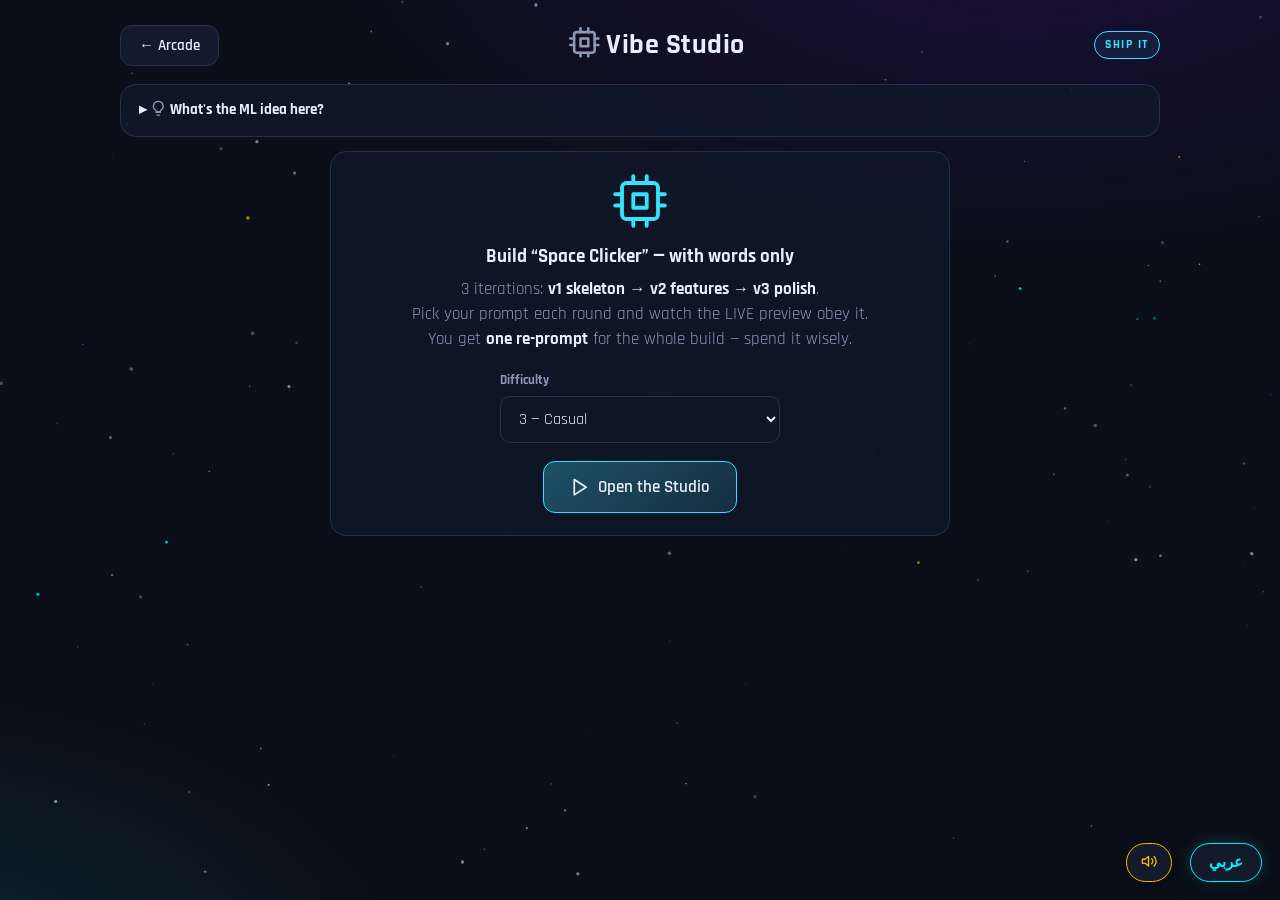
<file: vibe-studio.html>
<!DOCTYPE html>
<html lang="en" dir="ltr">
<head>
<meta charset="UTF-8" />
<meta name="viewport" content="width=device-width, initial-scale=1.0" />
<title>Warm-Up 3 — Vibe Studio</title>
<link rel="preconnect" href="https://fonts.googleapis.com">
<link rel="preconnect" href="https://fonts.gstatic.com" crossorigin>
<link href="https://fonts.googleapis.com/css2?family=Orbitron:wght@700;900&family=Rajdhani:wght@500;600;700&family=Cairo:wght@500;700;800&display=swap" rel="stylesheet">
<link rel="stylesheet" href="assets/core.css">
</head>
<body>
<div class="wrap">
  <section id="screen-l10" class="screen active">
    <div class="topbar">
      <button class="btn cyan" onclick="location.href='index.html'" data-i18n="back">← Arcade</button>
      <h2><svg class="ic"><use href="#i-cpu"/></svg> <span data-i18n="card10Title">Vibe Studio</span></h2>
      <span class="tag cyan" data-i18n="s10Tag">Ship It</span>
    </div>

    <details class="explain">
      <summary><svg class="ic"><use href="#i-bulb"/></svg> <span data-i18n="explainTitle">What's the ML idea here?</span></summary>
      <p data-i18n="s10Explain"></p>
    </details>

    <div id="s10-intro" class="panel center email-stage">
      <div class="res-icon" style="color:#38e1ff"><svg class="ic"><use href="#i-cpu"/></svg></div>
      <h3 style="margin:10px 0 6px" data-i18n="s10Mission">Build “Space Clicker” — with words only</h3>
      <p class="muted" style="max-width:500px;margin:0 auto 18px" data-i18n="s10MissionText"></p>
      <div class="field" style="max-width:280px;margin:0 auto 18px">
        <label data-i18n="diffLabel">Difficulty</label>
        <select id="l10-diff" onchange="Difficulty.change(10, this.value)"></select>
      </div>
      <button class="btn cyan primary big" onclick="StudioGame.start()"><svg class="ic"><use href="#i-play"/></svg> <span data-i18n="s10Start">Open the Studio</span></button>
    </div>

    <div id="s10-build" style="display:none">
      <div class="studio-layout">
        <div class="panel">
          <p class="muted" style="font-size:13px;letter-spacing:1.5px;text-transform:uppercase" id="s10-stage-label"></p>
          <h3 id="s10-stage-title" style="margin:4px 0 12px"></h3>
          <div class="slot-opts" id="s10-opts" style="grid-template-columns:1fr"></div>
          <div class="build-log" id="s10-log" data-i18n="s10LogIdle">The AI is waiting for your prompt…</div>
          <div class="result-actions" style="justify-content:flex-start">
            <button class="btn cyan primary" id="s10-next" onclick="StudioGame.nextStage()" style="display:none"></button>
            <button class="btn amber" id="s10-reprompt" onclick="StudioGame.reprompt()" style="display:none"><svg class="ic"><use href="#i-refresh"/></svg> <span data-i18n="s10Reprompt">Re-prompt (1 left)</span></button>
          </div>
        </div>
        <div class="panel">
          <p class="muted center" style="font-size:13px;letter-spacing:1.5px;text-transform:uppercase" data-i18n="s10Preview">Live preview</p>
          <div class="preview-frame" id="s10-preview">
            <p class="muted" data-i18n="s10PreviewEmpty">Nothing built yet — send your first prompt.</p>
          </div>
        </div>
      </div>
    </div>

    <div id="s10-results" class="panel center result-panel" style="display:none">
      <div class="res-icon" id="s10-res-icon"></div>
      <h3 id="s10-res-title"></h3>
      <p class="muted" data-i18n="s10ResLabel">Build quality:</p>
      <div class="big-metric" style="color:#38e1ff;text-shadow:0 0 24px rgba(56,225,255,.4)" id="s10-res-score">0</div>
      <p class="muted" id="s10-res-note" style="margin-top:6px"></p>
      <div class="takeaway" style="border-color:#38e1ff" data-i18n="s10Takeaway"></div>
      <div class="result-actions">
        <button class="btn cyan primary" onclick="StudioGame.open()"><svg class="ic"><use href="#i-replay"/></svg> <span data-i18n="l1Again">Play Again</span></button>
        <button class="btn cyan" onclick="location.href='index.html'" data-i18n="backArcade">Back to Arcade</button>
      </div>
    </div>
  </section>
</div>
<script src="assets/core.js"></script>
<script>
"use strict";
Object.assign(I18N.en, {
  s10Tag: "Ship It",
  s10Explain: `This is <b>vibe coding</b> in miniature: you never touch the code — you describe, the AI builds, you look at the result, and you <b>iterate</b>. Three build rounds: the skeleton, the fun, the polish. Your prompt quality directly controls what appears in the live preview — vague prompts ship real bugs. Exactly like the session you're about to start, just with a simulated AI.`,
  s10Mission: "Build “Space Clicker” — with words only",
  s10MissionText: `3 iterations: <b style="color:var(--text)">v1 skeleton → v2 features → v3 polish</b>.<br>Pick your prompt each round and watch the LIVE preview obey it.<br>You get <b style="color:var(--text)">one re-prompt</b> for the whole build — spend it wisely.`,
  s10Start: "Open the Studio",
  s10Stage1: "Iteration 1 — the skeleton", s10Stage2: "Iteration 2 — make it fun", s10Stage3: "Iteration 3 — polish & ship",
  s10StageOf: "BUILD {i} OF 3",
  s10Next2: "Next iteration", s10Ship: "Ship it!",
  s10Reprompt: "Re-prompt (1 left)",
  s10Preview: "Live preview", s10PreviewEmpty: "Nothing built yet — send your first prompt.",
  s10LogIdle: "The AI is waiting for your prompt…",
  s10Log2: "AI: On it… built exactly what you specified. Try it on the right ✓",
  s10Log1: "AI: Done-ish. I guessed the parts you didn't mention ⚠",
  s10Log0: "AI: “make game now plz” received. I did… something. Good luck ☠",
  s10ClickLost: "bug: click not registered…",
  s10Combo: "x2 COMBO!",
  s10HighSaved: "HIGH SCORE saved ✓",
  s10NaN: "score is now NaN. oops.",
  s10ResLabel: "Build quality:",
  s10TitlePerfect: "App Shipped!", s10TitleGood: "It ships… with quirks.", s10TitleNeeds: "The users want a refund…",
  s10NotePerfect: "Three precise prompts, zero bugs. You're ready for the real thing.",
  s10Note: "Strong prompts: {n}/3 iterations. Every vague prompt shipped a real bug into the preview.",
  s10Takeaway: `<b>Takeaway:</b> that loop — <b>describe → build → look → iterate</b> — is vibe coding. Next up you'll do it with a real AI: same 5-part prompts, same small steps, same golden rule (test everything). Go ship something.`,
});
Object.assign(I18N.ar, {
  s10Tag: "أطلقه",
  s10Explain: `هذه <b>البرمجة بالذوق</b> مصغّرة: لا تلمس الكود أبدًا — أنت تصف، والذكاء يبني، وأنت تنظر إلى النتيجة ثم <b>تكرر وتحسّن</b>. ثلاث جولات بناء: الهيكل، ثم المتعة، ثم الصقل. جودة أوامرك تتحكم مباشرة فيما يظهر في المعاينة الحيّة — والأوامر الغامضة تُطلق أخطاءً حقيقية. تمامًا مثل الجلسة التي توشك أن تبدأها، لكن بذكاء اصطناعي محاكى.`,
  s10Mission: "ابنِ «سبيس كليكر» — بالكلمات فقط",
  s10MissionText: `3 تكرارات: <b style="color:var(--text)">v1 الهيكل ← v2 الميزات ← v3 الصقل</b>.<br>اختر أمرك في كل جولة وشاهد المعاينة الحيّة تطيعه.<br>لديك <b style="color:var(--text)">إعادة أمر واحدة</b> للبناء كله — أنفقها بحكمة.`,
  s10Start: "افتح الاستوديو",
  s10Stage1: "التكرار 1 — الهيكل", s10Stage2: "التكرار 2 — المتعة", s10Stage3: "التكرار 3 — الصقل والإطلاق",
  s10StageOf: "بناء {i} من 3",
  s10Next2: "التكرار التالي", s10Ship: "أطلقه!",
  s10Reprompt: "أعد الأمر (متبقٍ 1)",
  s10Preview: "معاينة حيّة", s10PreviewEmpty: "لم يُبنَ شيء بعد — أرسل أمرك الأول.",
  s10LogIdle: "الذكاء الاصطناعي ينتظر أمرك…",
  s10Log2: "الذكاء: تم… بنيت ما حددته بالضبط. جرّبه على الجانب ✓",
  s10Log1: "الذكاء: تم تقريبًا. خمّنت الأجزاء التي لم تذكرها ⚠",
  s10Log0: "الذكاء: وصلني «اعمل لعبة حالًا». فعلت… شيئًا ما. حظًا موفقًا ☠",
  s10ClickLost: "خطأ: النقرة لم تُسجَّل…",
  s10Combo: "كومبو x2!",
  s10HighSaved: "حُفظت أعلى نتيجة ✓",
  s10NaN: "النتيجة أصبحت NaN. عذرًا.",
  s10ResLabel: "جودة البناء:",
  s10TitlePerfect: "أُطلق التطبيق!", s10TitleGood: "يعمل… مع غرابات.", s10TitleNeeds: "المستخدمون يطلبون استرداد أموالهم…",
  s10NotePerfect: "ثلاثة أوامر دقيقة، صفر أخطاء. أنت جاهز للتجربة الحقيقية.",
  s10Note: "أوامر قوية: {n}/3 تكرارات. كل أمر غامض أطلق خطأً حقيقيًا في المعاينة.",
  s10Takeaway: `<b>الخلاصة:</b> تلك الحلقة — <b>صِف ← ابنِ ← انظر ← كرر</b> — هي البرمجة بالذوق. تاليًا ستفعلها مع ذكاء اصطناعي حقيقي: نفس أوامر الأجزاء الخمسة، نفس الخطوات الصغيرة، نفس القاعدة الذهبية (اختبر كل شيء). اذهب وأطلق شيئًا.`,
});

const StudioGame = {
  STAGES: [
    { key: "s10Stage1", opts: [
      { q: 2, en: "Build “Space Clicker”: a page titled SPACE CLICKER, one glowing teal button labeled LAUNCH, and a score that goes up by 1 per click. Dark space theme.",
        ar: "ابنِ «سبيس كليكر»: صفحة بعنوان SPACE CLICKER وزر فيروزي متوهج بعنوان انطلق، ونتيجة تزيد 1 مع كل نقرة. طابع فضائي داكن." },
      { q: 1, en: "Make a clicker game page with a button and a score.", ar: "اعمل صفحة لعبة نقر فيها زر ونتيجة." },
      { q: 0, en: "make game now plz", ar: "اعمل لعبة حالًا لو سمحت" }] },
    { key: "s10Stage2", opts: [
      { q: 2, en: "Add a combo: clicks within 1 second of each other are worth 2 points and show “x2 COMBO!”. Slower clicks reset to 1 point. Keep v1 working.",
        ar: "أضف كومبو: النقرات المتتالية خلال ثانية تساوي نقطتين وتعرض «كومبو x2!». النقر البطيء يعود لنقطة واحدة. أبقِ v1 يعمل." },
      { q: 1, en: "Add some kind of bonus points system.", ar: "أضف نظام نقاط إضافية من نوع ما." },
      { q: 0, en: "add everything fun you can think of, surprise me", ar: "أضف كل شيء ممتع يخطر ببالك، فاجئني" }] },
    { key: "s10Stage3", opts: [
      { q: 2, en: "Polish: pulse the button on click, play a click sound, celebrate at 15 points, and save the high score. Then tell me exactly what to test.",
        ar: "اصقل: اجعل الزر ينبض عند النقر، وشغّل صوت نقرة، واحتفل عند 15 نقطة، واحفظ أعلى نتيجة. ثم أخبرني بما أختبره بالضبط." },
      { q: 1, en: "Make it nicer and double-check it works.", ar: "حسّنها شكليًا وتأكد أنها تعمل." },
      { q: 0, en: "done? whatever, ship it", ar: "خلصت؟ لا يهم، أطلقها" }] },
  ],

  stage: 0, qualities: [], reprompts: 1, counting: false,
  pv: { score: 0, best: 0, lastClick: 0, celebrated: false },

  open() {
    $("s10-build").style.display = $("s10-results").style.display = "none";
    $("s10-intro").style.display = "block";
  },
  start() {
    this.stage = 0; this.qualities = []; this.reprompts = 1;
    this.pv = { score: 0, best: 0, lastClick: 0, celebrated: false };
    $("s10-intro").style.display = "none";
    $("s10-build").style.display = "block";
    $("s10-preview").innerHTML = `<p class="muted">${t("s10PreviewEmpty")}</p>`;
    $("s10-preview").className = "preview-frame";
    this.renderStage();
  },
  renderStage() {
    const st = this.STAGES[this.stage];
    $("s10-stage-label").textContent = t("s10StageOf", { i: this.stage + 1 });
    $("s10-stage-title").textContent = t(st.key);
    const order = shuffle([0, 1, 2]);
    $("s10-opts").innerHTML = order.map(i =>
      `<button onclick="StudioGame.choose(${i})">${esc(st.opts[i][LANG] || st.opts[i].en)}</button>`).join("");
    $("s10-log").textContent = t("s10LogIdle");
    $("s10-log").classList.remove("typing");
    $("s10-next").style.display = "none";
    $("s10-reprompt").style.display = "none";
  },
  choose(i) {
    Sound.click();
    const q = this.STAGES[this.stage].opts[i].q;
    this.qualities[this.stage] = q;
    document.querySelectorAll("#s10-opts button").forEach(b => b.disabled = true);
    const log = $("s10-log");
    log.textContent = "";
    log.classList.add("typing");
    setTimeout(() => {
      log.classList.remove("typing");
      log.textContent = t(q === 2 ? "s10Log2" : q === 1 ? "s10Log1" : "s10Log0");
      this.renderPreview();
      const last = this.stage === this.STAGES.length - 1;
      const nextBtn = $("s10-next");
      nextBtn.style.display = "inline-flex";
      nextBtn.innerHTML = `${icon(last ? "check" : "ff")} <span>${t(last ? "s10Ship" : "s10Next2")}</span>`;
      if (q < 2 && this.reprompts > 0) $("s10-reprompt").style.display = "inline-flex";
      (q === 2 ? Sound.good : Sound.bad).call(Sound);
    }, 900);
  },
  reprompt() {
    if (this.reprompts <= 0) return;
    this.reprompts--;
    Sound.click();
    this.renderStage();
  },
  nextStage() {
    Sound.click();
    if (this.stage >= this.STAGES.length - 1) return this.finish();
    this.stage++;
    this.renderStage();
  },

  /* ---- the live preview: a real mini-game whose quality follows your prompts ---- */
  renderPreview() {
    const [q1, q2, q3] = [this.qualities[0], this.qualities[1], this.qualities[2]];
    const frame = $("s10-preview");
    frame.className = "preview-frame q" + q1;
    const title = q1 === 2 ? "SPACE CLICKER" : q1 === 1 ? "Clicker" : "gAmE ???";
    const btnLabel = q3 === 0 ? "STRAT" : q1 === 2 ? "LAUNCH ▸" : q1 === 1 ? "Click" : "btn";
    frame.innerHTML = `
      <div class="pv-title" style="font-size:${q1 === 2 ? 22 : 17}px">${title}</div>
      <div class="pv-score" id="pv-score">0</div>
      <button class="pv-btn" id="pv-btn" style="${q3 === 0 ? "transform:rotate(4deg)" : ""}">${btnLabel}</button>
      <div id="pv-msg" style="min-height:20px;font-size:13px"></div>
      ${q3 === 2 ? `<div class="muted" style="font-size:12px" id="pv-best">${t("s10HighSaved")} — 0</div>` : ""}`;
    this.pv.score = 0; this.pv.lastClick = 0; this.pv.celebrated = false;
    $("pv-btn").onclick = () => this.pvClick(q1, q2, q3);
  },
  pvClick(q1, q2, q3) {
    const msg = $("pv-msg"), scoreEl = $("pv-score");
    msg.textContent = ""; msg.style.color = "";
    /* v1 quality: vague prompts shipped a click-loss bug */
    if (q1 === 0 && Math.random() < 0.4) {
      msg.textContent = t("s10ClickLost");
      msg.style.color = "var(--bad)";
      return;
    }
    let pts = 1;
    const now = performance.now();
    if (q2 === 2 && now - this.pv.lastClick < 1000) {
      pts = 2;
      msg.textContent = t("s10Combo");
      msg.style.color = "#38e1ff";
    } else if (q2 === 0 && Math.random() < 0.25) {
      scoreEl.textContent = "NaN";
      msg.textContent = t("s10NaN");
      msg.style.color = "var(--bad)";
      this.pv.lastClick = now;
      return;
    }
    this.pv.lastClick = now;
    this.pv.score += pts;
    scoreEl.textContent = this.pv.score;
    if (q3 === 2) {
      Sound.click();
      const btn = $("pv-btn");
      btn.style.transform = "scale(1.12)";
      setTimeout(() => btn.style.transform = "", 110);
      this.pv.best = Math.max(this.pv.best, this.pv.score);
      const bestEl = $("pv-best");
      if (bestEl) bestEl.textContent = t("s10HighSaved") + " — " + this.pv.best;
      if (this.pv.score >= 15 && !this.pv.celebrated) {
        this.pv.celebrated = true;
        App.confetti();
        Sound.win();
      }
    }
  },

  finish() {
    const sum = this.qualities.reduce((s, q) => s + q, 0);
    const score = Math.round(sum / 6 * 100);
    $("s10-build").style.display = "none";
    $("s10-results").style.display = "block";
    countUp($("s10-res-score"), score);
    const passed = score >= 60;
    const strong = this.qualities.filter(q => q === 2).length;
    resIcon($("s10-res-icon"), score === 100 ? "trophy" : passed ? "checkc" : "xc", score === 100 ? "amber" : passed ? "good" : "bad");
    $("s10-res-title").textContent = score === 100 ? t("s10TitlePerfect") : passed ? t("s10TitleGood") : t("s10TitleNeeds");
    $("s10-res-note").textContent = score === 100 ? t("s10NotePerfect") : t("s10Note", { n: strong });
    if (passed) Sound.win();
    if (score === 100) Badges.award("appShipper");
    App.complete(10, Difficulty.applyBonus(10, score), passed);
  },
};

Core.boot();
StudioGame.open();
</script>
</body>
</html>
</file>
<file: assets/core.css>
/* ══════════════ THEME ══════════════ */
  :root {
    --bg: #0b0f19;
    --panel: #121a2c;
    --panel-2: #0e1524;
    --line: #24304d;
    --text: #e8eefb;
    --muted: #8b98b8;
    --teal: #00f2fe;
    --purple: #a06bff;
    --purple-deep: #7000ff;
    --amber: #ffb703;
    --good: #3ddc84;
    --bad: #ff5470;
    --radius: 16px;
  }
  * { box-sizing: border-box; margin: 0; padding: 0; }
  html, body { height: 100%; }
  body {
    background:
      radial-gradient(1200px 600px at 80% -10%, rgba(112,0,255,.14), transparent 60%),
      radial-gradient(900px 500px at -10% 110%, rgba(0,242,254,.10), transparent 60%),
      var(--bg);
    color: var(--text);
    font-family: "Segoe UI", -apple-system, BlinkMacSystemFont, Roboto, Tahoma, "Helvetica Neue", Arial, sans-serif;
    line-height: 1.5;
    min-height: 100%;
  }
  .wrap { max-width: 1080px; margin: 0 auto; padding: 24px 20px 60px; }

  .screen { display: none; animation: fadeIn .35s ease; }
  .screen.active { display: block; }
  @keyframes fadeIn { from { opacity: 0; transform: translateY(8px); } to { opacity: 1; transform: none; } }

  /* ══════════════ SHARED UI ══════════════ */
  .btn {
    --accent: var(--teal);
    display: inline-flex; align-items: center; gap: 8px;
    background: var(--panel);
    color: var(--text);
    border: 1px solid var(--line);
    border-radius: 12px;
    padding: 10px 18px;
    font-size: 15px; font-weight: 600;
    cursor: pointer;
    font-family: inherit;
    transition: transform .12s ease, box-shadow .12s ease, border-color .12s;
    user-select: none;
  }
  .btn:hover:not(:disabled) { transform: translateY(-2px); border-color: var(--accent); box-shadow: 0 0 18px color-mix(in srgb, var(--accent) 35%, transparent); }
  .btn:active:not(:disabled) { transform: translateY(0); }
  .btn:disabled { opacity: .4; cursor: not-allowed; }
  .btn.primary { background: color-mix(in srgb, var(--accent) 18%, var(--panel)); border-color: var(--accent); }
  .btn.big { font-size: 17px; padding: 14px 26px; }
  .btn.teal   { --accent: var(--teal); }
  .btn.purple { --accent: var(--purple); }
  .btn.amber  { --accent: var(--amber); }
  .btn.danger { --accent: var(--bad); }
  .btn.good   { --accent: var(--good); }

  .lang-toggle {
    position: fixed; bottom: 18px; inset-inline-end: 18px; z-index: 100;
    background: var(--panel); border: 1px solid var(--teal); color: var(--teal);
    border-radius: 999px; padding: 9px 18px; font-size: 15px; font-weight: 800;
    cursor: pointer; font-family: inherit;
    box-shadow: 0 4px 20px rgba(0,0,0,.5), 0 0 14px rgba(0,242,254,.25);
    transition: transform .12s ease;
  }
  .lang-toggle:hover { transform: translateY(-2px); }

  .topbar { display: flex; align-items: center; justify-content: space-between; gap: 12px; margin-bottom: 18px; flex-wrap: wrap; }
  .topbar h2 { font-size: clamp(20px, 3vw, 28px); letter-spacing: .5px; }
  .tag { font-size: 12px; font-weight: 700; letter-spacing: 1.5px; text-transform: uppercase; padding: 4px 10px; border-radius: 999px; border: 1px solid; }
  .tag.teal   { color: var(--teal);   border-color: var(--teal);   background: rgba(0,242,254,.08); }
  .tag.purple { color: var(--purple); border-color: var(--purple); background: rgba(160,107,255,.10); }
  .tag.amber  { color: var(--amber);  border-color: var(--amber);  background: rgba(255,183,3,.08); }

  .hud { display: flex; gap: 10px; flex-wrap: wrap; margin: 14px 0; }
  .chip {
    background: var(--panel-2); border: 1px solid var(--line); border-radius: 12px;
    padding: 8px 14px; font-size: 14px; color: var(--muted);
  }
  .chip b { color: var(--text); font-size: 16px; margin-inline-start: 6px; }

  details.explain {
    background: var(--panel-2); border: 1px solid var(--line); border-radius: var(--radius);
    padding: 14px 18px; margin: 14px 0; color: var(--muted); font-size: 15px;
  }
  details.explain summary { cursor: pointer; color: var(--text); font-weight: 700; list-style: none; }
  details.explain summary::before { content: "▸ "; }
  details.explain[open] summary::before { content: "▾ "; }
  details.explain p { margin-top: 10px; }
  details.explain b { color: var(--text); }

  .panel { background: var(--panel); border: 1px solid var(--line); border-radius: var(--radius); padding: 22px; }
  .center { text-align: center; }
  .muted { color: var(--muted); }

  canvas.game { width: 100%; height: auto; display: block; border-radius: 12px; background: var(--panel-2); border: 1px solid var(--line); touch-action: manipulation; }

  /* ══════════════ DASHBOARD ══════════════ */
  .hero { text-align: center; padding: 40px 0 26px; }
  .hero h1 {
    font-size: clamp(34px, 6vw, 58px); font-weight: 800; letter-spacing: 1px;
    background: linear-gradient(92deg, var(--teal), var(--purple) 50%, var(--amber));
    -webkit-background-clip: text; background-clip: text; color: transparent;
    filter: drop-shadow(0 0 22px rgba(0,242,254,.25));
  }
  .hero p { color: var(--muted); font-size: clamp(15px, 2vw, 18px); margin-top: 8px; }
  .cards { display: grid; grid-template-columns: repeat(auto-fit, minmax(270px, 1fr)); gap: 18px; margin-top: 26px; }
  .card {
    --accent: var(--teal);
    background: var(--panel); border: 1px solid var(--line); border-radius: var(--radius);
    padding: 24px 22px; cursor: pointer; position: relative;
    transition: transform .15s ease, box-shadow .15s ease, border-color .15s;
  }
  .card:hover { transform: translateY(-5px); border-color: var(--accent); box-shadow: 0 10px 34px color-mix(in srgb, var(--accent) 25%, transparent); }
  .card.teal   { --accent: var(--teal); }
  .card.purple { --accent: var(--purple); }
  .card.amber  { --accent: var(--amber); }
  .card .lvl { font-size: 12px; font-weight: 800; letter-spacing: 2px; color: var(--accent); text-transform: uppercase; }
  .card .icon { font-size: 44px; margin: 12px 0 6px; }
  .card h3 { font-size: 21px; margin-bottom: 2px; }
  .card h4 { font-size: 15px; font-weight: 600; color: var(--accent); margin-bottom: 10px; }
  .card p { font-size: 14px; color: var(--muted); }
  .card .best {
    margin-top: 14px; font-size: 13px; color: var(--muted);
    display: flex; align-items: center; gap: 8px;
  }
  .card .done-badge {
    position: absolute; top: 14px; inset-inline-end: 14px; font-size: 13px; font-weight: 800;
    color: var(--good); border: 1px solid var(--good); border-radius: 999px; padding: 3px 10px;
    background: rgba(61,220,132,.1); display: none;
  }
  .card.completed .done-badge { display: inline-block; }
  .footer-note { text-align: center; color: var(--muted); font-size: 13px; margin-top: 36px; }

  /* ══════════════ LEVEL 1 — SPAM ══════════════ */
  .email-stage { max-width: 620px; margin: 0 auto; }
  .email-card {
    background: var(--panel); border: 1px solid var(--line); border-radius: var(--radius);
    padding: 22px; position: relative; min-height: 170px;
    animation: slideIn .3s ease;
  }
  @keyframes slideIn { from { opacity: 0; transform: translateX(60px); } to { opacity: 1; transform: none; } }
  .email-card .from { font-size: 13px; color: var(--muted); margin-bottom: 10px; word-break: break-all; }
  .email-card .from b { color: var(--text); direction: ltr; unicode-bidi: embed; }
  .email-card .body { font-size: 17px; }
  .email-card.flash-good { border-color: var(--good); box-shadow: 0 0 26px rgba(61,220,132,.35); }
  .email-card.flash-bad  { border-color: var(--bad);  box-shadow: 0 0 26px rgba(255,84,112,.35); }
  .stamp {
    position: absolute; top: 14px; inset-inline-end: 16px; font-size: 15px; font-weight: 800;
    letter-spacing: 1px; padding: 5px 14px; border: 2px solid; border-radius: 8px;
    transform: rotate(8deg); text-transform: uppercase;
  }
  [dir="rtl"] .stamp { transform: rotate(-8deg); }
  .stamp.spam { color: var(--bad); border-color: var(--bad); background: rgba(255,84,112,.1); }
  .stamp.ham  { color: var(--good); border-color: var(--good); background: rgba(61,220,132,.1); }
  .timer-track { height: 8px; background: var(--panel-2); border-radius: 999px; margin: 16px 0; overflow: hidden; border: 1px solid var(--line); }
  .timer-fill { height: 100%; width: 100%; background: linear-gradient(90deg, var(--teal), var(--purple)); border-radius: 999px; transition: width .05s linear; }
  .sort-btns { display: flex; gap: 14px; justify-content: center; margin-top: 6px; }
  .sort-btns .btn { flex: 1; max-width: 240px; justify-content: center; font-size: 18px; padding: 16px; }
  .feedback-line { text-align: center; min-height: 28px; font-weight: 700; font-size: 17px; margin-top: 12px; }
  .feedback-line.good { color: var(--good); }
  .feedback-line.bad { color: var(--bad); }
  .kbd-hint { text-align: center; color: var(--muted); font-size: 13px; margin-top: 10px; }
  .kbd-hint kbd { background: var(--panel-2); border: 1px solid var(--line); border-radius: 6px; padding: 2px 7px; font-family: inherit; }
  .train-progress { text-align: center; color: var(--muted); font-size: 14px; margin-bottom: 10px; }
  .confusion { display: grid; grid-template-columns: repeat(2, minmax(130px, 180px)); gap: 10px; justify-content: center; margin: 18px 0; }
  .confusion .cell { background: var(--panel-2); border: 1px solid var(--line); border-radius: 12px; padding: 12px; text-align: center; }
  .confusion .cell b { display: block; font-size: 24px; }
  .confusion .cell span { font-size: 12px; color: var(--muted); }
  .big-metric { font-size: clamp(38px, 7vw, 64px); font-weight: 800; color: var(--teal); text-shadow: 0 0 24px rgba(0,242,254,.4); }

  /* ══════════════ LEVEL 2 — CLUSTERS ══════════════ */
  .cluster-layout { display: grid; grid-template-columns: 1fr 280px; gap: 18px; align-items: start; }
  .ctrl-panel { background: var(--panel); border: 1px solid var(--line); border-radius: var(--radius); padding: 18px; display: flex; flex-direction: column; gap: 12px; }
  .ctrl-panel h4 { font-size: 14px; letter-spacing: 1px; text-transform: uppercase; color: var(--muted); }
  .kpicker { display: flex; gap: 8px; }
  .kpicker .btn { flex: 1; justify-content: center; padding: 8px; }
  .kpicker .btn.sel { border-color: var(--purple); background: rgba(160,107,255,.15); color: var(--purple); }
  .status-line { font-size: 14px; color: var(--muted); min-height: 42px; }
  .status-line b { color: var(--text); }

  /* ══════════════ LEVEL 3 — MAZE ══════════════ */
  .maze-layout { display: grid; grid-template-columns: 1fr 300px; gap: 18px; align-items: start; }
  .slider-row { display: flex; flex-direction: column; gap: 4px; }
  .slider-row label { font-size: 14px; color: var(--muted); display: flex; justify-content: space-between; }
  .slider-row label b { color: var(--text); }
  input[type=range] { width: 100%; accent-color: var(--amber); cursor: pointer; }
  #rewardChart { width: 100%; height: 56px; background: var(--panel-2); border: 1px solid var(--line); border-radius: 10px; }
  .legend { display: flex; flex-wrap: wrap; gap: 10px; font-size: 13px; color: var(--muted); margin-top: 10px; }
  .legend span { display: inline-flex; align-items: center; gap: 5px; }
  .swatch { width: 12px; height: 12px; border-radius: 3px; display: inline-block; }

  /* ══════════════ RESULT OVERLAY ══════════════ */
  .result-panel { max-width: 560px; margin: 20px auto 0; }
  .result-panel h3 { font-size: 26px; margin-bottom: 8px; }
  .takeaway {
    margin-top: 16px; padding: 14px 16px; border-inline-start: 3px solid var(--teal);
    background: var(--panel-2); border-radius: 0 12px 12px 0; font-size: 15px; color: var(--muted);
  }
  [dir="rtl"] .takeaway { border-radius: 12px 0 0 12px; }
  .takeaway b { color: var(--text); }
  .result-actions { display: flex; gap: 12px; justify-content: center; margin-top: 20px; flex-wrap: wrap; }

  /* confetti */
  .confetti { position: fixed; top: -20px; width: 10px; height: 14px; z-index: 999; pointer-events: none; animation: cfall linear forwards; }
  @keyframes cfall { to { transform: translateY(110vh) rotate(720deg); opacity: .2; } }

  /* ══════════════ TEAMS / AUTH ══════════════ */
  .sound-toggle {
    position: fixed; bottom: 18px; inset-inline-end: 108px; z-index: 100;
    background: var(--panel); border: 1px solid var(--amber); color: var(--amber);
    border-radius: 999px; padding: 9px 14px; font-size: 15px; cursor: pointer; font-family: inherit;
    box-shadow: 0 4px 20px rgba(0,0,0,.5);
    transition: transform .12s ease;
  }
  .sound-toggle:hover { transform: translateY(-2px); }
  .team-bar {
    display: flex; align-items: center; gap: 12px; flex-wrap: wrap; justify-content: center;
    background: var(--panel); border: 1px solid var(--line); border-radius: var(--radius);
    padding: 12px 18px; margin: 0 0 18px;
  }
  .team-bar .who { display: flex; align-items: center; gap: 10px; }
  .team-photo { width: 44px; height: 44px; border-radius: 12px; object-fit: cover; border: 2px solid var(--teal); background: var(--panel-2); }
  .team-photo.lg { width: 92px; height: 92px; border-radius: 18px; }
  .avatar {
    width: 36px; height: 36px; border-radius: 50%; background: var(--panel-2);
    border: 1px solid var(--line); display: inline-flex; align-items: center; justify-content: center; font-size: 19px;
  }
  .field { display: flex; flex-direction: column; gap: 6px; text-align: start; }
  .field label { font-size: 13px; color: var(--muted); font-weight: 700; }
  .field input, .field select {
    background: var(--panel-2); border: 1px solid var(--line); border-radius: 10px;
    color: var(--text); padding: 11px 14px; font-size: 16px; font-family: inherit; outline: none; width: 100%;
  }
  .field input:focus, .field select:focus { border-color: var(--teal); box-shadow: 0 0 12px rgba(0,242,254,.2); }
  .form-stack { display: flex; flex-direction: column; gap: 14px; max-width: 420px; margin: 0 auto; }
  .gate-btns { display: flex; gap: 14px; justify-content: center; flex-wrap: wrap; margin-top: 18px; }
  .member-row {
    display: flex; align-items: center; gap: 10px; background: var(--panel-2);
    border: 1px solid var(--line); border-radius: 12px; padding: 10px 14px;
  }
  .member-row .name { font-weight: 700; flex: 1; text-align: start; }
  .member-row .pts { color: var(--amber); font-weight: 700; font-size: 14px; }
  .member-row .mini-btns { display: flex; gap: 6px; }
  .member-row .btn { padding: 6px 12px; font-size: 13px; }
  .pill { font-size: 11px; font-weight: 800; padding: 3px 9px; border-radius: 999px; border: 1px solid; }
  .pill.pending { color: var(--amber); border-color: var(--amber); }
  .pill.leader { color: var(--teal); border-color: var(--teal); }
  .pill.ok { color: var(--good); border-color: var(--good); }
  .team-list { display: flex; flex-direction: column; gap: 10px; max-width: 460px; margin: 14px auto; }
  .team-list .member-row { cursor: pointer; transition: border-color .12s; }
  .team-list .member-row:hover { border-color: var(--teal); }
  .setup-note {
    background: rgba(255,183,3,.07); border: 1px solid var(--amber); border-radius: 12px;
    padding: 14px 16px; font-size: 14px; color: var(--muted); text-align: start; max-width: 560px; margin: 14px auto;
  }
  .setup-note b { color: var(--amber); }
  .setup-note code { background: var(--panel-2); padding: 2px 6px; border-radius: 6px; color: var(--text); direction: ltr; unicode-bidi: embed; }

  /* ══════════════ LEADERBOARD ══════════════ */
  .board-card {
    display: flex; align-items: center; gap: 14px; background: var(--panel);
    border: 1px solid var(--line); border-radius: var(--radius); padding: 14px 18px; margin-bottom: 12px;
  }
  .board-card.top1 { border-color: var(--amber); box-shadow: 0 0 24px rgba(255,183,3,.18); }
  .board-card .rank { font-size: 26px; font-weight: 800; width: 46px; text-align: center; color: var(--muted); }
  .board-card.top1 .rank { color: var(--amber); }
  .board-card .tinfo { flex: 1; min-width: 0; text-align: start; }
  .board-card .tname { font-weight: 800; font-size: 17px; }
  .board-card .tmembers { display: flex; gap: 4px; flex-wrap: wrap; margin-top: 4px; font-size: 12px; color: var(--muted); }
  .board-card .tscore { font-size: 24px; font-weight: 800; color: var(--teal); white-space: nowrap; }

  /* ══════════════ BADGES ══════════════ */
  .badge-grid { display: grid; grid-template-columns: repeat(auto-fit, minmax(150px, 1fr)); gap: 10px; margin: 16px 0; }
  .badge {
    background: var(--panel-2); border: 1px solid var(--line); border-radius: 12px;
    padding: 12px 10px; text-align: center; opacity: .35; filter: grayscale(1);
  }
  .badge.unlocked { opacity: 1; filter: none; border-color: var(--amber); box-shadow: 0 0 14px rgba(255,183,3,.15); }
  .badge .bicon { font-size: 28px; }
  .badge .bname { font-weight: 700; font-size: 13px; margin-top: 4px; }
  .badge .bdesc { font-size: 11px; color: var(--muted); margin-top: 2px; }

  /* ══════════════ TOAST + JUICE ══════════════ */
  .toast {
    position: fixed; top: 18px; left: 50%; transform: translateX(-50%); z-index: 200;
    background: var(--panel); border: 1px solid var(--teal); color: var(--text);
    border-radius: 12px; padding: 12px 22px; font-weight: 700; font-size: 15px;
    box-shadow: 0 8px 30px rgba(0,0,0,.6), 0 0 18px rgba(0,242,254,.25);
    animation: toastIn .25s ease;
  }
  @keyframes toastIn { from { opacity: 0; transform: translate(-50%, -14px); } to { opacity: 1; transform: translate(-50%, 0); } }
  body.shake { animation: bodyShake .35s ease; }
  @keyframes bodyShake {
    0%,100% { transform: translateX(0); } 20% { transform: translateX(-8px); }
    40% { transform: translateX(7px); } 60% { transform: translateX(-5px); } 80% { transform: translateX(3px); }
  }

  /* ══════════════ PRO POLISH ══════════════ */
  body { font-family: "Rajdhani", "Segoe UI", Tahoma, sans-serif; font-size: 16.5px; }
  html[lang="ar"] body, html[lang="ar"] .btn, html[lang="ar"] input, html[lang="ar"] select { font-family: "Cairo", Tahoma, sans-serif; }
  .hero h1, .big-metric, .board-card .tscore, .board-card .rank, .chip b, .count-overlay span, .score-pop {
    font-family: "Orbitron", "Cairo", sans-serif;
  }
  #stars { position: fixed; inset: 0; z-index: -1; pointer-events: none; }
  ::selection { background: rgba(0,242,254,.3); }
  ::-webkit-scrollbar { width: 10px; }
  ::-webkit-scrollbar-track { background: var(--bg); }
  ::-webkit-scrollbar-thumb { background: linear-gradient(var(--purple-deep), var(--teal)); border-radius: 999px; }

  /* glassmorphism over the starfield */
  .panel, .card, .ctrl-panel, .team-bar, .board-card, details.explain, .email-card {
    background: rgba(18,26,44,.66);
    backdrop-filter: blur(10px);
    -webkit-backdrop-filter: blur(10px);
  }

  /* animated hero */
  .hero h1 { background-size: 220% auto; animation: gradShift 7s ease-in-out infinite alternate; }
  @keyframes gradShift { to { background-position: 100% center; } }

  /* card shine sweep */
  .card { overflow: hidden; }
  .card::after {
    content: ""; position: absolute; inset: 0; pointer-events: none;
    background: linear-gradient(115deg, transparent 35%, rgba(255,255,255,.07) 50%, transparent 65%);
    transform: translateX(-130%);
  }
  .card:hover::after { transform: translateX(130%); transition: transform .7s ease; }
  .card .icon { display: inline-block; animation: floaty 3.4s ease-in-out infinite; }
  @keyframes floaty { 0%,100% { transform: translateY(0); } 50% { transform: translateY(-7px); } }

  .btn:active:not(:disabled) { transform: scale(.96); }
  .btn.primary { background: linear-gradient(140deg, color-mix(in srgb, var(--accent) 28%, var(--panel)), color-mix(in srgb, var(--accent) 10%, var(--panel))); }

  /* timer urgency states */
  .timer-fill.warn { background: linear-gradient(90deg, var(--amber), #ff8800); }
  .timer-fill.danger { background: var(--bad); animation: barPulse .45s ease-in-out infinite alternate; }
  @keyframes barPulse { from { opacity: 1; } to { opacity: .45; } }
  .chip.hot { border-color: var(--amber); color: var(--amber); box-shadow: 0 0 16px rgba(255,183,3,.3); animation: barPulse .8s ease-in-out infinite alternate; }

  /* floating score popups */
  .score-pop {
    position: fixed; z-index: 300; pointer-events: none; font-weight: 900; font-size: 28px;
    transform: translate(-50%, 0); animation: popFloat .95s ease-out forwards;
    text-shadow: 0 0 18px currentColor;
  }
  @keyframes popFloat {
    from { opacity: 0; transform: translate(-50%, 8px) scale(.7); }
    25% { opacity: 1; transform: translate(-50%, -14px) scale(1.18); }
    to { opacity: 0; transform: translate(-50%, -64px) scale(1); }
  }

  /* 3-2-1-GO countdown */
  .count-overlay {
    position: fixed; inset: 0; z-index: 250; display: flex; align-items: center; justify-content: center;
    background: rgba(11,15,25,.72); backdrop-filter: blur(5px);
  }
  .count-overlay span {
    font-size: clamp(80px, 18vw, 130px); font-weight: 900; color: var(--teal);
    text-shadow: 0 0 40px rgba(0,242,254,.6); animation: countPop .62s ease both;
  }
  .count-overlay span.go { color: var(--amber); text-shadow: 0 0 44px rgba(255,183,3,.65); }
  @keyframes countPop { from { opacity: 0; transform: scale(2.1); } 60% { opacity: 1; transform: scale(.95); } to { transform: scale(1); } }

  /* leaderboard entrances */
  .board-card { animation: rowIn .4s ease both; }
  @keyframes rowIn { from { opacity: 0; transform: translateY(14px); } to { opacity: 1; transform: none; } }
  .board-card.top1 .rank { animation: floaty 2s ease-in-out infinite; }

  /* avatar picker */
  .avatar-pick { display: grid; grid-template-columns: repeat(6, 1fr); gap: 6px; }
  .avatar-pick button {
    font-size: 22px; padding: 7px 0; background: var(--panel-2); border: 1px solid var(--line);
    border-radius: 10px; cursor: pointer; transition: transform .1s, border-color .1s;
  }
  .avatar-pick button:hover { transform: scale(1.12); }
  .avatar-pick button.sel { border-color: var(--teal); box-shadow: 0 0 12px rgba(0,242,254,.35); background: rgba(0,242,254,.1); }

  /* loading spinner */
  .spinner { width: 30px; height: 30px; margin: 14px auto; border-radius: 50%; border: 3px solid var(--line); border-top-color: var(--teal); animation: spin .8s linear infinite; }
  @keyframes spin { to { transform: rotate(360deg); } }

  /* ══════════════ RESPONSIVE ══════════════ */
  @media (max-width: 860px) {
    .cluster-layout, .maze-layout { grid-template-columns: 1fr; }
    .ctrl-panel { order: 2; }
    .wrap { padding: 16px 14px 50px; }
  }
  @media (max-width: 600px) {
    .topbar { justify-content: center; text-align: center; }
    .team-bar .btn { flex: 1 1 40%; justify-content: center; }
    .sort-btns .btn { font-size: 16px; padding: 14px 8px; }
    .confusion { grid-template-columns: repeat(2, 1fr); }
    .lang-toggle { bottom: 12px; inset-inline-end: 12px; padding: 8px 14px; }
    .sound-toggle { bottom: 12px; inset-inline-end: 92px; }
  }
  @media (pointer: coarse) { .kbd-hint { display: none; } }

  /* ══════════════ FLAT ICONS ══════════════ */
  .ic {
    width: 1.1em; height: 1.1em; flex: none;
    stroke: currentColor; stroke-width: 2; fill: none;
    stroke-linecap: round; stroke-linejoin: round;
    vertical-align: -0.18em; display: inline-block;
  }
  .ic.fill { fill: currentColor; stroke: none; }
  .btn .ic { width: 1.2em; height: 1.2em; }
  .hero h1 .ic { width: .85em; height: .85em; stroke: var(--teal); stroke-width: 1.6; fill: rgba(0,242,254,.15); filter: drop-shadow(0 0 14px rgba(0,242,254,.6)); vertical-align: -0.08em; }
  .card .icon .ic { width: 46px; height: 46px; color: var(--accent); stroke-width: 1.6; filter: drop-shadow(0 0 12px color-mix(in srgb, var(--accent) 55%, transparent)); }
  .res-icon .ic { width: 54px; height: 54px; stroke-width: 1.7; }
  .topbar h2 .ic, details.explain summary .ic { color: var(--muted); }
  .badge .bicon .ic { width: 30px; height: 30px; stroke-width: 1.8; color: var(--amber); }
  .avatar { font-size: 15px; font-weight: 800; color: #fff; text-transform: uppercase; }
  .rank .medal-ic { width: 26px; height: 26px; }
  .board-card:nth-child(2) .rank { color: #c7d2e8; }
  .board-card:nth-child(3) .rank { color: #d29a6a; }

/* ══════════════ PROMPT LAB ══════════════ */
.wing-title { font-size: 15px; font-weight: 800; letter-spacing: 2.5px; text-transform: uppercase; color: var(--muted); margin: 30px 0 -8px; text-align: center; }
.card.green  { --accent: var(--good); }
.card.pink   { --accent: #ff4d8d; }
.tag.green   { color: var(--good); border-color: var(--good); background: rgba(61,220,132,.08); }
.tag.pink    { color: #ff4d8d; border-color: #ff4d8d; background: rgba(255,77,141,.08); }
.btn.pink    { --accent: #ff4d8d; }
.btn.green   { --accent: var(--good); }
.sort-grid { display: grid; grid-template-columns: 1fr 1fr; gap: 10px; margin-top: 6px; }
.sort-grid .btn { justify-content: center; font-size: 15px; padding: 13px 8px; }
.prob-row { display: flex; align-items: center; gap: 10px; margin: 8px 0; }
.prob-row .pword { width: 120px; font-weight: 700; text-align: start; }
.prob-track { flex: 1; height: 22px; background: var(--panel-2); border: 1px solid var(--line); border-radius: 8px; overflow: hidden; }
.prob-fill { height: 100%; width: 0; border-radius: 8px; background: linear-gradient(90deg, var(--purple-deep), var(--purple)); transition: width .8s cubic-bezier(.2,.8,.2,1); }
.prob-row.winner .prob-fill { background: linear-gradient(90deg, #0a8f54, var(--good)); }
.prob-row .ppct { width: 52px; font-family: "Orbitron", sans-serif; font-size: 13px; text-align: end; color: var(--muted); }
.sentence-big { font-size: clamp(22px, 4vw, 32px); font-weight: 700; text-align: center; margin: 18px 0; line-height: 1.6; }
.sentence-big .blank { color: var(--teal); border-bottom: 3px dashed var(--teal); padding: 0 18px; }
.word-btns { display: flex; gap: 12px; justify-content: center; flex-wrap: wrap; }
.word-btns .btn { font-size: 18px; min-width: 120px; justify-content: center; }
.slot-row { margin-bottom: 14px; }
.slot-row h5 { font-size: 13px; letter-spacing: 1.5px; text-transform: uppercase; color: var(--teal); margin-bottom: 6px; }
.slot-opts { display: grid; grid-template-columns: repeat(auto-fit, minmax(180px, 1fr)); gap: 8px; }
.slot-opts button {
  background: var(--panel-2); border: 1px solid var(--line); border-radius: 10px; color: var(--text);
  padding: 10px 12px; font-size: 13.5px; cursor: pointer; text-align: start; font-family: inherit; line-height: 1.4;
  transition: border-color .12s, transform .12s;
}
.slot-opts button:hover { transform: translateY(-2px); border-color: var(--teal); }
.slot-opts button.sel { border-color: var(--teal); background: rgba(0,242,254,.09); box-shadow: 0 0 12px rgba(0,242,254,.2); }
.mission-grid { display: grid; grid-template-columns: repeat(auto-fit, minmax(200px, 1fr)); gap: 12px; }
.output-box { background: var(--panel-2); border: 1px solid var(--line); border-radius: 12px; padding: 16px; text-align: start; font-size: 14.5px; margin: 12px 0; white-space: pre-line; }
.output-box.good { border-color: var(--good); }
.output-box.bad { border-color: var(--bad); }
.quality-track { height: 14px; border-radius: 999px; background: var(--panel-2); border: 1px solid var(--line); overflow: hidden; }
.quality-fill { height: 100%; border-radius: 999px; background: linear-gradient(90deg, var(--bad), var(--amber), var(--good)); transition: width .9s ease; }
.chat-bubble {
  background: var(--panel); border: 1px solid var(--line); border-radius: 16px 16px 16px 4px;
  padding: 18px; font-size: 16.5px; text-align: start; position: relative; min-height: 90px;
}
[dir="rtl"] .chat-bubble { border-radius: 16px 16px 4px 16px; }
.chat-bubble .ai-tag { font-size: 11px; font-weight: 800; letter-spacing: 1.5px; color: var(--purple); margin-bottom: 8px; display: flex; align-items: center; gap: 6px; }
.why-btns { display: flex; gap: 8px; justify-content: center; flex-wrap: wrap; margin-top: 10px; }
.why-btns .btn { font-size: 13px; padding: 8px 12px; }
.career-card {
  border: 1px solid var(--amber); background: linear-gradient(140deg, rgba(255,183,3,.12), rgba(18,26,44,.7));
  border-radius: var(--radius); padding: 26px; text-align: center; margin-top: 26px;
  box-shadow: 0 0 34px rgba(255,183,3,.15);
}
.career-card h3 { font-family: "Orbitron", "Cairo", sans-serif; font-size: 24px; color: var(--amber); margin: 8px 0 4px; }

/* ══════════════ VIBE CODING WARM-UP ══════════════ */
.card.cyan { --accent: #38e1ff; }
.tag.cyan { color: #38e1ff; border-color: #38e1ff; background: rgba(56,225,255,.08); }
.btn.cyan { --accent: #38e1ff; }
.ab-grid { display: grid; grid-template-columns: 1fr 1fr; gap: 12px; margin-top: 10px; }
.ab-grid button {
  background: var(--panel-2); border: 1px solid var(--line); border-radius: 12px; color: var(--text);
  padding: 16px 14px; font-size: 14.5px; cursor: pointer; text-align: start; font-family: inherit; line-height: 1.5;
  transition: border-color .12s, transform .12s;
}
.ab-grid button:hover { transform: translateY(-2px); border-color: #38e1ff; }
.ab-grid .ab-label { font-family: "Orbitron", sans-serif; font-size: 12px; color: #38e1ff; display: block; margin-bottom: 6px; }
@media (max-width: 620px) { .ab-grid { grid-template-columns: 1fr; } }
.studio-layout { display: grid; grid-template-columns: 1fr 1fr; gap: 18px; align-items: start; }
@media (max-width: 860px) { .studio-layout { grid-template-columns: 1fr; } }
.preview-frame {
  background: #06080f; border: 1px solid var(--line); border-radius: 14px; min-height: 320px;
  display: flex; flex-direction: column; align-items: center; justify-content: center; gap: 14px;
  position: relative; overflow: hidden; padding: 20px;
}
.preview-frame .pv-title { font-family: "Orbitron", sans-serif; letter-spacing: 1px; }
.preview-frame.q0 { filter: grayscale(.6); }
.preview-frame.q0 .pv-btn { background: #666; color: #ccc; border: 1px dashed #999; border-radius: 0; transform: rotate(-2deg); }
.preview-frame.q1 .pv-btn { background: var(--panel); color: var(--text); border: 1px solid var(--line); border-radius: 8px; }
.preview-frame.q2 { box-shadow: inset 0 0 60px rgba(56,225,255,.12); }
.preview-frame.q2 .pv-btn {
  background: linear-gradient(140deg, #0e7c8f, #38e1ff33); color: #dffaff; border: 1px solid #38e1ff;
  border-radius: 14px; box-shadow: 0 0 22px rgba(56,225,255,.4); font-family: "Orbitron", sans-serif;
}
.pv-btn { padding: 16px 30px; font-size: 18px; cursor: pointer; font-weight: 700; transition: transform .1s; font-family: inherit; }
.pv-btn:active { transform: scale(.93); }
.pv-score { font-size: 30px; font-weight: 800; font-family: "Orbitron", sans-serif; }
.pv-broken { color: var(--bad); font-size: 13px; font-style: italic; }
.build-log { font-size: 13px; color: var(--muted); background: var(--panel-2); border: 1px solid var(--line); border-radius: 10px; padding: 10px 14px; margin-top: 10px; min-height: 40px; white-space: pre-line; }
.typing::after { content: "▋"; animation: blink 1s steps(1) infinite; }
@keyframes blink { 50% { opacity: 0; } }
</file>
